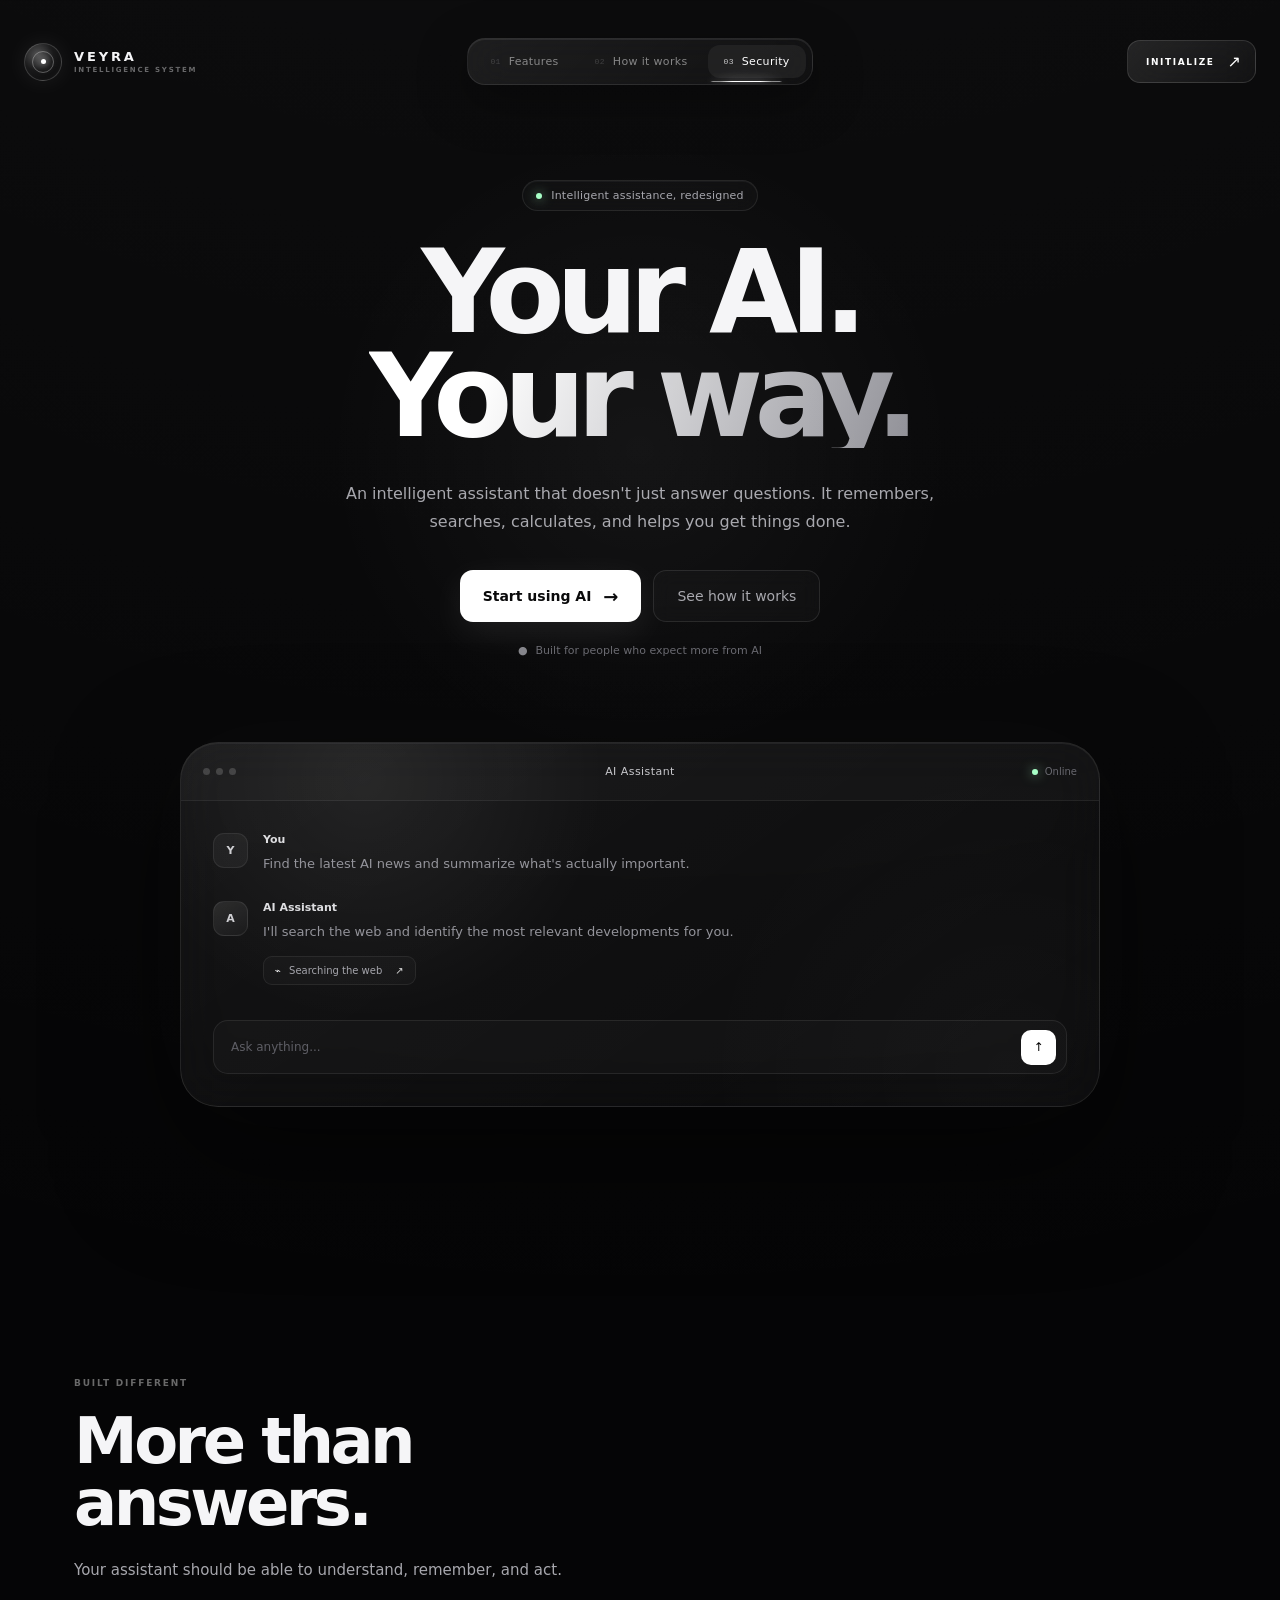
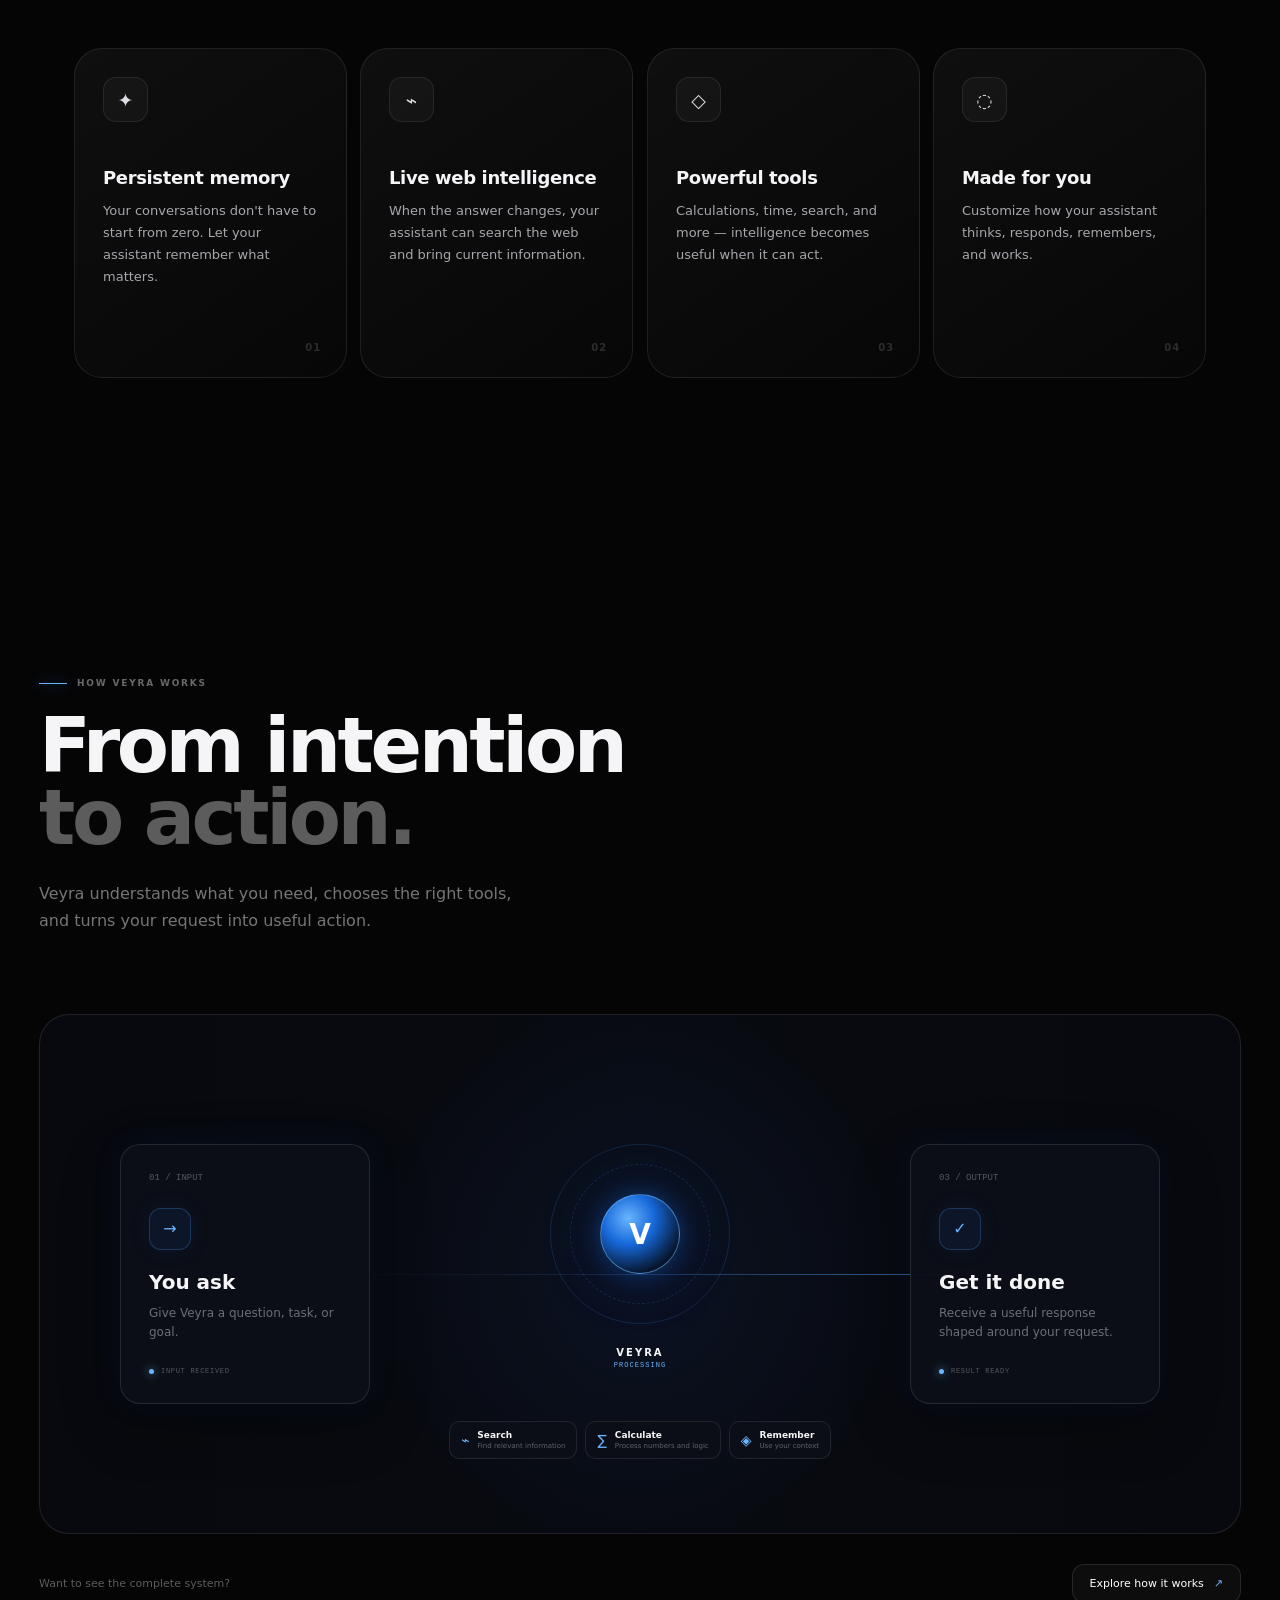
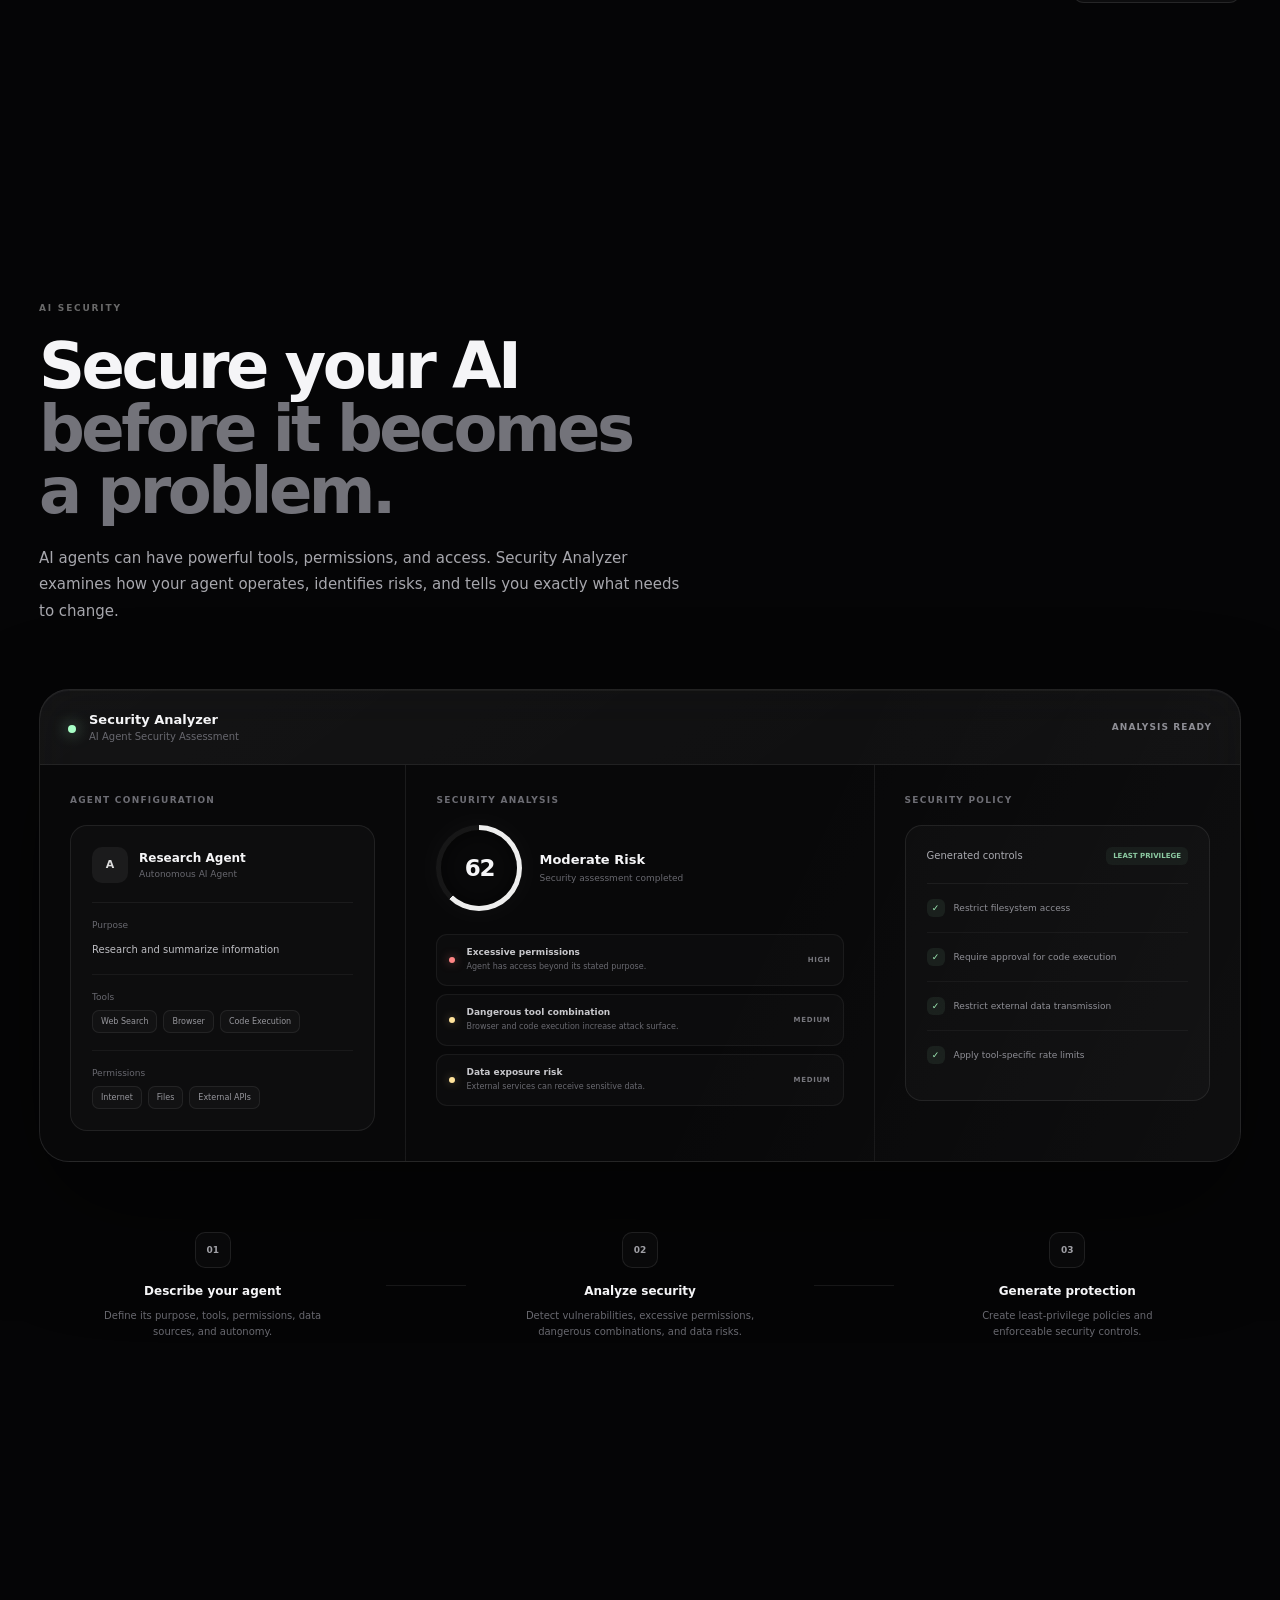
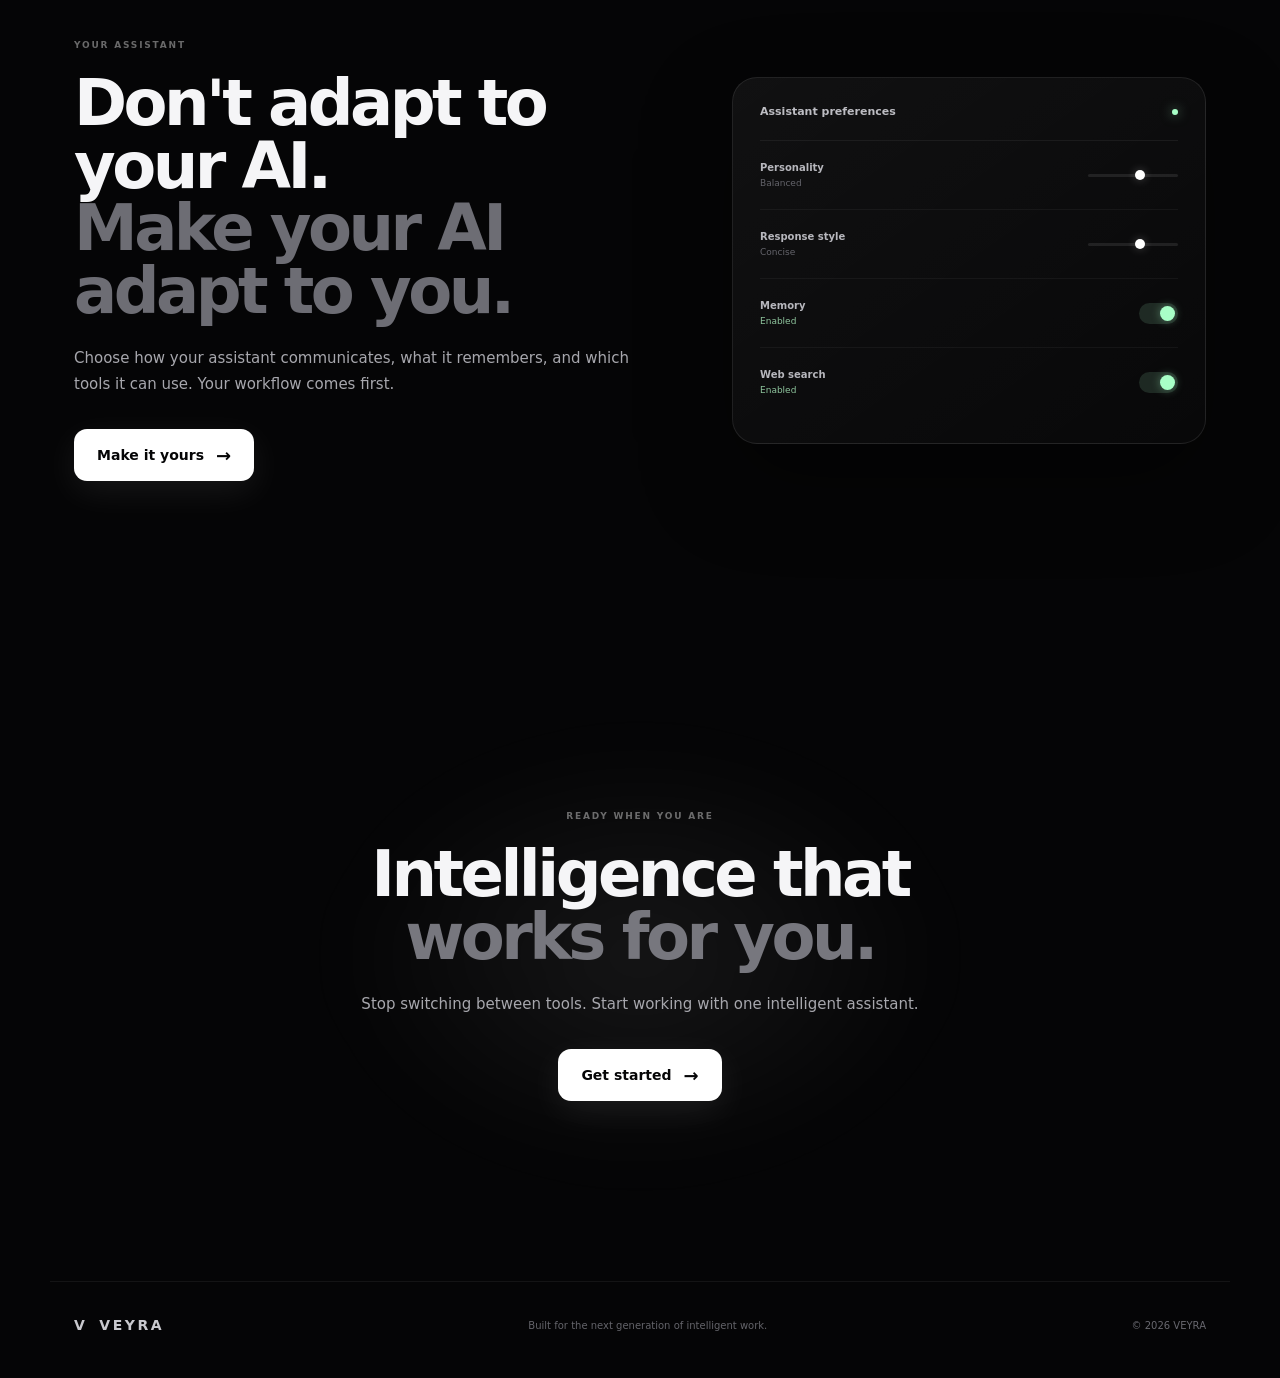
<file: web/index.html>
<!DOCTYPE html>
<html lang="en">

<head>
    <meta charset="UTF-8">
    <meta name="viewport" content="width=device-width, initial-scale=1.0">

    <meta name="description" content="A powerful AI assistant that remembers, searches, calculates, and adapts to you.">

    <title>AI Assistant — Intelligence, Your Way</title>

    <link rel="stylesheet" href="css\style.css">
</head>

<body>

    <div class="background-glow"></div>


    <header class="navbar">
        <a href="#" class="logo">
            <span class="logo-orb">
                <span></span>
            </span>

            <span class="logo-text">
                <strong>VEYRA</strong>
                <small>INTELLIGENCE SYSTEM</small>
            </span>
        </a>

        <nav class="nav-dock">
            <a href="#features" class="nav-link active">
                <span>01</span>
                Features
            </a>

            <a href="how-it-works.html" class="nav-link">
                <span>02</span>
                How it works
            </a>

            <a href="#security" class="nav-link">
                <span>03</span>
                Security
            </a>

            <div class="nav-indicator"></div>
        </nav>

        <a href="login.html" class="nav-launch">
            <span class="launch-label">INITIALIZE</span>
            <span class="launch-arrow">↗</span>
        </a>
    </header>


    <main>

        <!-- HERO -->

        <section class="hero">

            <div class="hero-badge">
                <span class="status-dot"></span>
                Intelligent assistance, redesigned
            </div>

            <h1>
                Your AI.
                <span>Your way.</span>
            </h1>

            <p class="hero-description">
                An intelligent assistant that doesn't just answer questions.
                It remembers, searches, calculates, and helps you get things done.
            </p>

            <div class="hero-actions">
                <a href="#get-started" class="primary-button">
                    Start using AI
                    <span>→</span>
                </a>

                <a href="how-it-works.html" class="secondary-button">
                    See how it works
                </a>
            </div>

            <div class="hero-note">
                <span>●</span>
                Built for people who expect more from AI
            </div>


            <!-- PRODUCT PREVIEW -->

            <div class="assistant-preview">

                <div class="preview-topbar">
                    <div class="window-controls">
                        <span></span>
                        <span></span>
                        <span></span>
                    </div>

                    <div class="preview-title">
                        AI Assistant
                    </div>

                    <div class="preview-status">
                        <span class="status-dot"></span>
                        Online
                    </div>
                </div>


                <div class="preview-body">

                    <div class="message user-message">
                        <div class="message-avatar user-avatar">
                            Y
                        </div>

                        <div class="message-content">
                            <span class="message-label">You</span>
                            <p>
                                Find the latest AI news and summarize
                                what's actually important.
                            </p>
                        </div>
                    </div>


                    <div class="message assistant-message">

                        <div class="message-avatar assistant-avatar">
                            A
                        </div>

                        <div class="message-content">
                            <span class="message-label">AI Assistant</span>

                            <p>
                                I'll search the web and identify the
                                most relevant developments for you.
                            </p>

                            <div class="tool-status">
                                <span class="tool-icon">⌁</span>
                                Searching the web
                                <span class="tool-arrow">↗</span>
                            </div>
                        </div>

                    </div>


                    <div class="preview-input">

                        <span>
                            Ask anything...
                        </span>

                        <button aria-label="Send message">
                            ↑
                        </button>

                    </div>

                </div>

            </div>

        </section>


        <!-- FEATURES -->

        <section class="features" id="features">

            <div class="section-heading">

                <span class="section-eyebrow">
                    BUILT DIFFERENT
                </span>

                <h2>
                    More than answers.
                </h2>

                <p>
                    Your assistant should be able to understand,
                    remember, and act.
                </p>

            </div>


            <div class="feature-grid">

                <article class="feature-card">
                    <div class="feature-icon">✦</div>

                    <h3>Persistent memory</h3>

                    <p>
                        Your conversations don't have to start from zero.
                        Let your assistant remember what matters.
                    </p>

                    <span class="card-number">01</span>
                </article>


                <article class="feature-card">
                    <div class="feature-icon">⌁</div>

                    <h3>Live web intelligence</h3>

                    <p>
                        When the answer changes, your assistant can
                        search the web and bring current information.
                    </p>

                    <span class="card-number">02</span>
                </article>


                <article class="feature-card">
                    <div class="feature-icon">◇</div>

                    <h3>Powerful tools</h3>

                    <p>
                        Calculations, time, search, and more —
                        intelligence becomes useful when it can act.
                    </p>

                    <span class="card-number">03</span>
                </article>


                <article class="feature-card">
                    <div class="feature-icon">◌</div>

                    <h3>Made for you</h3>

                    <p>
                        Customize how your assistant thinks, responds,
                        remembers, and works.
                    </p>

                    <span class="card-number">04</span>
                </article>

            </div>

        </section>
        <section class="how-preview" id="how-it-works">

            <div class="how-preview-header reveal">

                <div class="section-eyebrow">
                    <span class="eyebrow-line"></span>
                    HOW VEYRA WORKS
                </div>

                <h2>
                    From intention
                    <span>to action.</span>
                </h2>

                <p>
                    Veyra understands what you need, chooses the right tools,
                    and turns your request into useful action.
                </p>

            </div>


            <!-- VEYRA SYSTEM -->

            <div class="how-system reveal">

                <!-- INPUT -->

                <div class="how-node how-input how-interactive">

                    <span class="node-number">01 / INPUT</span>

                    <div class="node-icon">
                        →
                    </div>

                    <h3>You ask</h3>

                    <p>
                        Give Veyra a question, task, or goal.
                    </p>

                    <div class="node-status">
                        <span></span>
                        INPUT RECEIVED
                    </div>

                </div>


                <!-- CENTER SYSTEM -->

                <div class="how-center">

                    <!-- VEYRA CORE -->

                    <div class="how-core">

                        <div class="core-ring ring-one"></div>
                        <div class="core-ring ring-two"></div>

                        <div class="core-orb">
                            <span>V</span>
                        </div>

                        <div class="core-label">
                            <strong>VEYRA</strong>
                            <small>PROCESSING</small>
                        </div>

                    </div>


                    <!-- TOOLS -->

                    <div class="how-tools">

                        <div class="tool-branch how-interactive">

                            <div class="branch-icon how-interactive">
                                ⌁
                            </div>

                            <div>
                                <strong>Search</strong>
                                <span>Find relevant information</span>
                            </div>

                        </div>


                        <div class="tool-branch how-interactive">

                            <div class="branch-icon">
                                ∑
                            </div>

                            <div>
                                <strong>Calculate</strong>
                                <span>Process numbers and logic</span>
                            </div>

                        </div>


                        <div class="tool-branch">

                            <div class="branch-icon">
                                ◈
                            </div>

                            <div>
                                <strong>Remember</strong>
                                <span>Use your context</span>
                            </div>

                        </div>

                    </div>

                </div>


                <!-- OUTPUT -->

                <div class="how-result how-interactive">

                    <span class="node-number">03 / OUTPUT</span>

                    <div class="result-icon">
                        ✓
                    </div>

                    <h3>Get it done</h3>

                    <p>
                        Receive a useful response shaped around your request.
                    </p>

                    <div class="node-status">
                        <span></span>
                        RESULT READY
                    </div>

                </div>

            </div>


            <!-- FOOTER -->

            <div class="how-preview-footer reveal">

                <span>
                    Want to see the complete system?
                </span>

                <a href="how-it-works.html" class="how-explore-button">
                    Explore how it works
                    <span>↗</span>
                </a>

            </div>

        </section>
        <!-- SECURITY ANALYZER -->

        <section class="security-analyzer" id="security">

            <div class="security-analyzer-heading">

                <span class="section-eyebrow">
                    AI SECURITY
                </span>

                <h2>
                    Secure your AI
                    <span>before it becomes a problem.</span>
                </h2>

                <p>
                    AI agents can have powerful tools, permissions, and access.
                    Security Analyzer examines how your agent operates,
                    identifies risks, and tells you exactly what needs to change.
                </p>

            </div>


            <div class="security-workstation">

                <!-- WORKSTATION HEADER -->

                <div class="security-workstation-header">

                    <div class="security-workstation-title">
                        <span class="security-status-dot"></span>

                        <div>
                            <strong>Security Analyzer</strong>
                            <span>AI Agent Security Assessment</span>
                        </div>
                    </div>

                    <div class="security-status">
                        ANALYSIS READY
                    </div>

                </div>


                <!-- WORKSTATION BODY -->

                <div class="security-workstation-body">


                    <!-- AGENT INPUT -->

                    <div class="security-agent">

                        <div class="security-panel-label">
                            AGENT CONFIGURATION
                        </div>

                        <div class="agent-card">

                            <div class="agent-card-header">

                                <div class="agent-icon">
                                    A
                                </div>

                                <div>
                                    <strong>Research Agent</strong>
                                    <span>Autonomous AI Agent</span>
                                </div>

                            </div>


                            <div class="agent-property">

                                <span>Purpose</span>

                                <strong>
                                    Research and summarize information
                                </strong>

                            </div>


                            <div class="agent-property">

                                <span>Tools</span>

                                <div class="agent-tags">

                                    <span>Web Search</span>
                                    <span>Browser</span>
                                    <span>Code Execution</span>

                                </div>

                            </div>


                            <div class="agent-property">

                                <span>Permissions</span>

                                <div class="agent-tags">

                                    <span>Internet</span>
                                    <span>Files</span>
                                    <span>External APIs</span>

                                </div>

                            </div>

                        </div>

                    </div>


                    <!-- ANALYSIS -->

                    <div class="security-analysis">

                        <div class="security-panel-label">
                            SECURITY ANALYSIS
                        </div>


                        <div class="security-score">

                            <div class="score-ring">
                                <span>62</span>
                            </div>

                            <div>
                                <strong>Moderate Risk</strong>

                                <span>
                                    Security assessment completed
                                </span>
                            </div>

                        </div>


                        <div class="security-findings">

                            <div class="security-finding high">

                                <div class="finding-indicator"></div>

                                <div class="finding-content">

                                    <strong>
                                        Excessive permissions
                                    </strong>

                                    <span>
                                        Agent has access beyond its stated purpose.
                                    </span>

                                </div>

                                <span class="finding-severity">
                                    HIGH
                                </span>

                            </div>


                            <div class="security-finding medium">

                                <div class="finding-indicator"></div>

                                <div class="finding-content">

                                    <strong>
                                        Dangerous tool combination
                                    </strong>

                                    <span>
                                        Browser and code execution increase attack surface.
                                    </span>

                                </div>

                                <span class="finding-severity">
                                    MEDIUM
                                </span>

                            </div>


                            <div class="security-finding medium">

                                <div class="finding-indicator"></div>

                                <div class="finding-content">

                                    <strong>
                                        Data exposure risk
                                    </strong>

                                    <span>
                                        External services can receive sensitive data.
                                    </span>

                                </div>

                                <span class="finding-severity">
                                    MEDIUM
                                </span>

                            </div>

                        </div>

                    </div>


                    <!-- SECURITY OUTPUT -->

                    <div class="security-output">

                        <div class="security-panel-label">
                            SECURITY POLICY
                        </div>


                        <div class="policy-card">

                            <div class="policy-header">

                                <span>Generated controls</span>

                                <span class="policy-badge">
                                    LEAST PRIVILEGE
                                </span>

                            </div>


                            <div class="policy-rule">

                                <span class="policy-check">✓</span>

                                <span>
                                    Restrict filesystem access
                                </span>

                            </div>


                            <div class="policy-rule">

                                <span class="policy-check">✓</span>

                                <span>
                                    Require approval for code execution
                                </span>

                            </div>


                            <div class="policy-rule">

                                <span class="policy-check">✓</span>

                                <span>
                                    Restrict external data transmission
                                </span>

                            </div>


                            <div class="policy-rule">

                                <span class="policy-check">✓</span>

                                <span>
                                    Apply tool-specific rate limits
                                </span>

                            </div>

                        </div>

                    </div>

                </div>

            </div>


            <!-- WORKFLOW -->

            <div class="security-workflow">

                <div class="workflow-step">

                    <span class="workflow-number">
                        01
                    </span>

                    <strong>
                        Describe your agent
                    </strong>

                    <p>
                        Define its purpose, tools, permissions,
                        data sources, and autonomy.
                    </p>

                </div>


                <div class="workflow-line"></div>


                <div class="workflow-step">

                    <span class="workflow-number">
                        02
                    </span>

                    <strong>
                        Analyze security
                    </strong>

                    <p>
                        Detect vulnerabilities, excessive permissions,
                        dangerous combinations, and data risks.
                    </p>

                </div>


                <div class="workflow-line"></div>


                <div class="workflow-step">

                    <span class="workflow-number">
                        03
                    </span>

                    <strong>
                        Generate protection
                    </strong>

                    <p>
                        Create least-privilege policies and
                        enforceable security controls.
                    </p>

                </div>

            </div>


        </section>

        <!-- CUSTOMIZATION -->

        <section class="customization">

            <div class="customization-content">

                <span class="section-eyebrow">
                    YOUR ASSISTANT
                </span>

                <h2>
                    Don't adapt to your AI.
                    <span>Make your AI adapt to you.</span>
                </h2>

                <p>
                    Choose how your assistant communicates, what it remembers,
                    and which tools it can use. Your workflow comes first.
                </p>

                <a href="#get-started" class="primary-button">
                    Make it yours
                    <span>→</span>
                </a>

            </div>


            <div class="settings-preview">

                <div class="settings-header">
                    <span>Assistant preferences</span>
                    <span class="settings-dot"></span>
                </div>

                <div class="setting">
                    <div class="setting-info">
                        <strong>Personality</strong>
                        <span>Balanced</span>
                    </div>

                    <div class="slider">
                        <span></span>
                    </div>
                </div>

                <div class="setting">
                    <div class="setting-info">
                        <strong>Response style</strong>
                        <span>Concise</span>
                    </div>

                    <div class="slider">
                        <span></span>
                    </div>
                </div>

                <div class="setting">
                    <div class="setting-info">
                        <strong>Memory</strong>
                        <span class="enabled">Enabled</span>
                    </div>

                    <div class="toggle active">
                        <span></span>
                    </div>
                </div>

                <div class="setting">
                    <div class="setting-info">
                        <strong>Web search</strong>
                        <span class="enabled">Enabled</span>
                    </div>

                    <div class="toggle active">
                        <span></span>
                    </div>
                </div>

            </div>

        </section>


        <!-- CTA -->

        <section class="cta" id="get-started">

            <span class="section-eyebrow">
                READY WHEN YOU ARE
            </span>

            <h2>
                Intelligence that
                <span>works for you.</span>
            </h2>

            <p>
                Stop switching between tools.
                Start working with one intelligent assistant.
            </p>

            <a href="login.html" class="primary-button">
                Get started
                <span>→</span>
            </a>

        </section>

    </main>


    <footer>
        <div class="logo">
            <span class="logo-mark">V</span>
            <span>VEYRA</span>
        </div>

        <p>
            Built for the next generation of intelligent work.
        </p>

        <span>
            © 2026 VEYRA
        </span>
    </footer>


    <script src="js/script.js"></script>

</body>

</html>
</file>
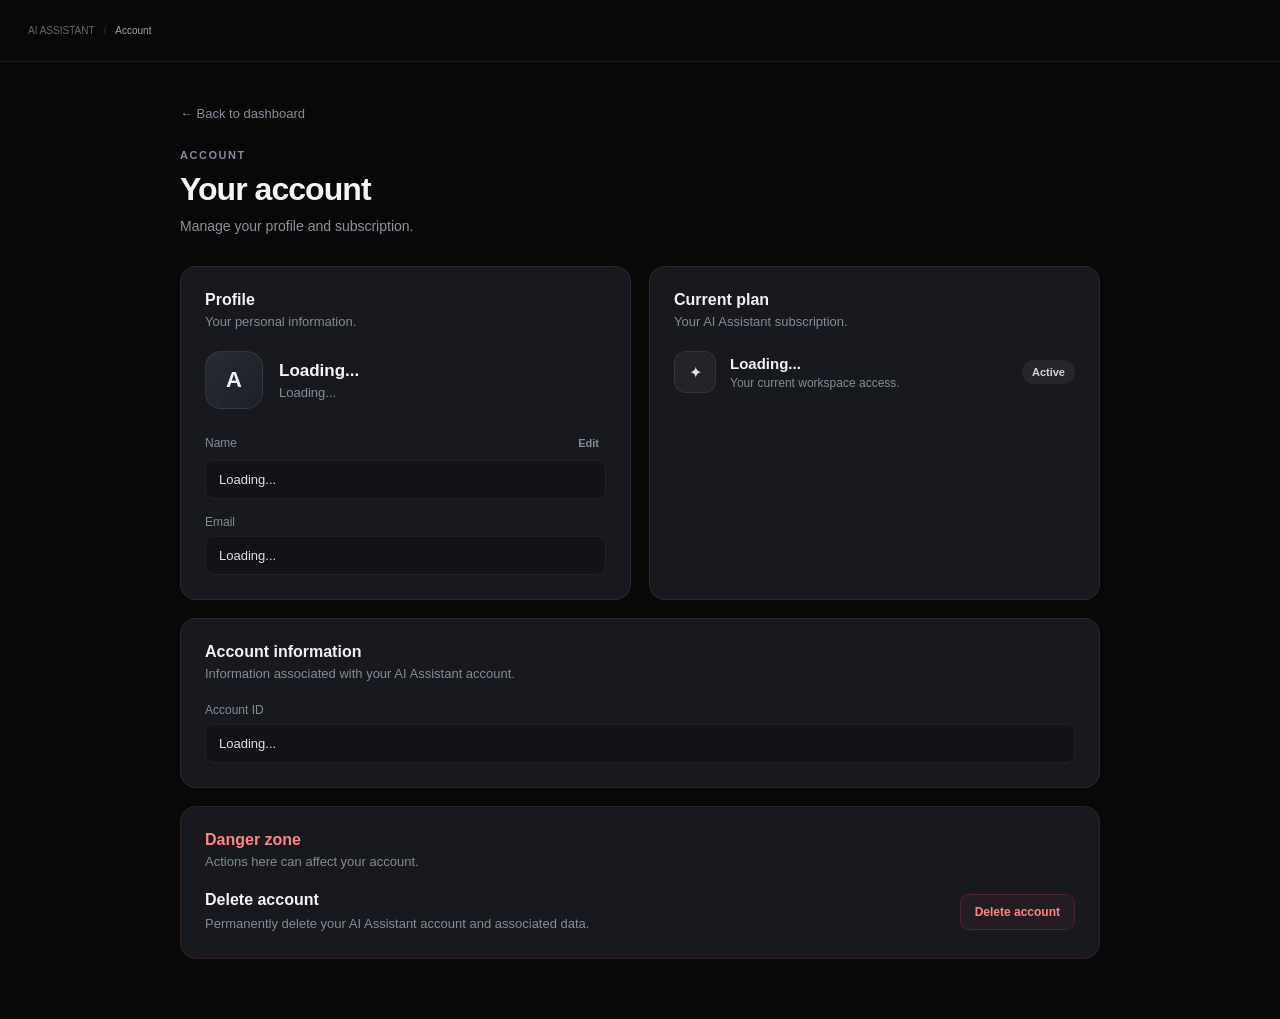
<file: web/account.html>
<!DOCTYPE html>
<html lang="en">

<head>
    <meta charset="UTF-8">

    <meta name="viewport" content="width=device-width, initial-scale=1.0">

    <title>Account — AI Assistant</title>

    <link rel="stylesheet" href="css/dashboard.css">

    <style>
        html,
        body {
            min-height: 100%;
            height: auto !important;
            margin: 0;
            overflow-x: hidden;
            overflow-y: auto;
        }

        .account-main {
            min-height: 100vh;
            height: auto !important;
            overflow: visible !important;
        }

        .account-page {
            max-width: 1000px;
            margin: 0 auto;
            padding: 42px 40px 60px;
        }

        .page-heading {
            margin-bottom: 32px;
        }

        .page-heading .eyebrow {
            margin-bottom: 10px;
            font-size: 11px;
            font-weight: 700;
            letter-spacing: 0.14em;
            color: #858b99;
        }

        .page-heading h1 {
            margin: 0;
            font-size: 32px;
            font-weight: 650;
            letter-spacing: -0.03em;
            color: #f4f5f7;
        }

        .page-heading p {
            margin: 10px 0 0;
            color: #8d929d;
            font-size: 14px;
        }

        .account-grid {
            display: grid;
            grid-template-columns: 1fr 1fr;
            gap: 18px;
        }

        .account-card {
            background: #17191f;
            border: 1px solid rgba(255, 255, 255, 0.07);
            border-radius: 16px;
            padding: 24px;
        }

        .account-card.full {
            grid-column: 1 / -1;
        }

        .card-heading {
            display: flex;
            align-items: center;
            justify-content: space-between;
            margin-bottom: 22px;
        }

        .card-heading h2 {
            margin: 0;
            font-size: 16px;
            font-weight: 600;
            color: #f1f2f4;
        }

        .card-heading p {
            margin: 5px 0 0;
            color: #858a96;
            font-size: 13px;
        }

        .profile-row {
            display: flex;
            align-items: center;
            gap: 16px;
            margin-bottom: 24px;
        }

        .profile-avatar {
            width: 58px;
            height: 58px;
            border-radius: 16px;

            display: flex;
            align-items: center;
            justify-content: center;

            background: linear-gradient(135deg,
                    #272b34,
                    #1d2027);

            border: 1px solid rgba(255, 255, 255, .08);

            color: #f5f6f8;
            font-size: 22px;
            font-weight: 600;
        }

        .profile-name {
            color: #f4f5f7;
            font-size: 17px;
            font-weight: 600;
        }

        .profile-email {
            margin-top: 4px;
            color: #858b97;
            font-size: 13px;
        }

        .account-field {
            margin-bottom: 16px;
        }

        .account-field:last-child {
            margin-bottom: 0;
        }

        .account-field label {
            display: block;
            margin-bottom: 7px;
            color: #858b97;
            font-size: 12px;
            font-weight: 500;
        }

        .account-value {
            width: 100%;
            box-sizing: border-box;

            padding: 11px 13px;

            background: #111318;
            border: 1px solid rgba(255, 255, 255, .06);
            border-radius: 9px;

            color: #dfe1e6;
            font-size: 13px;
        }

        .plan-card {
            display: flex;
            align-items: center;
            justify-content: space-between;
            gap: 20px;
        }

        .plan-info {
            display: flex;
            align-items: center;
            gap: 14px;
        }

        .plan-icon {
            width: 42px;
            height: 42px;
            border-radius: 12px;

            display: flex;
            align-items: center;
            justify-content: center;

            background: rgba(255, 255, 255, .05);
            border: 1px solid rgba(255, 255, 255, .07);

            color: #dfe2e8;
        }

        .plan-name {
            color: #f1f2f4;
            font-size: 15px;
            font-weight: 600;
        }

        .plan-description {
            margin-top: 4px;
            color: #858b97;
            font-size: 12px;
        }

        .plan-badge {
            padding: 6px 10px;
            border-radius: 999px;

            background: rgba(255, 255, 255, .06);
            color: #cfd2d8;

            font-size: 11px;
            font-weight: 600;
        }

        .danger-card {
            border-color: rgba(255, 80, 80, 0.12);
        }

        .danger-card h2 {
            color: #ff8585;
        }

        .danger-content {
            display: flex;
            align-items: center;
            justify-content: space-between;
            gap: 20px;
        }

        .danger-content p {
            margin: 5px 0 0;
            color: #858b97;
            font-size: 13px;
            line-height: 1.5;
        }

        .danger-button {
            flex-shrink: 0;

            padding: 10px 14px;

            border: 1px solid rgba(255, 80, 80, .18);
            border-radius: 9px;

            background: rgba(255, 80, 80, .06);
            color: #ff8585;

            cursor: pointer;
            font-family: inherit;
            font-size: 12px;
            font-weight: 600;
        }

        .danger-button:hover {
            background: rgba(255, 80, 80, .1);
        }

        .back-link {
            display: inline-flex;
            align-items: center;
            gap: 7px;

            margin-bottom: 28px;

            color: #858b97;
            text-decoration: none;
            font-size: 13px;
        }

        .back-link:hover {
            color: #f0f1f3;
        }

        @media (max-width: 750px) {
            .account-page {
                padding: 30px 20px 50px;
            }

            .account-grid {
                grid-template-columns: 1fr;
            }

            .account-card.full {
                grid-column: auto;
            }

            .plan-card,
            .danger-content {
                align-items: flex-start;
                flex-direction: column;
            }
        }

        body::-webkit-scrollbar {
            width: 7px;
        }

        body::-webkit-scrollbar-track {
            background: transparent;
        }

        body::-webkit-scrollbar-thumb {
            background: rgba(255, 255, 255, 0.12);
            border-radius: 999px;
        }

        body::-webkit-scrollbar-thumb:hover {
            background: rgba(255, 255, 255, 0.2);
        }

        .account-field-header {
            display: flex;
            align-items: center;
            justify-content: space-between;
            margin-bottom: 7px;
        }

        .account-field-header label {
            margin-bottom: 0;
        }

        .edit-name-button {
            border: 0;
            background: transparent;
            color: #858b97;
            font-family: inherit;
            font-size: 11px;
            font-weight: 600;
            cursor: pointer;
            padding: 4px 7px;
            border-radius: 6px;
            transition: color .18s ease, background .18s ease;
        }

        .edit-name-button:hover {
            color: #f1f2f4;
            background: rgba(255, 255, 255, .06);
        }

        .name-editor {
            margin-top: 10px;
        }

        .name-editor.hidden {
            display: none;
        }

        .name-editor-row {
            display: flex;
            align-items: center;
            gap: 8px;
        }

        .name-input {
            flex: 1;
            min-width: 0;
            box-sizing: border-box;

            padding: 11px 13px;

            background: #111318;
            border: 1px solid rgba(255, 255, 255, .1);
            border-radius: 9px;

            color: #f1f2f4;
            font-family: inherit;
            font-size: 13px;

            outline: none;

            transition:
                border-color .18s ease,
                box-shadow .18s ease;
        }

        .name-input:focus {
            border-color: rgba(255, 255, 255, .2);
            box-shadow: 0 0 0 3px rgba(255, 255, 255, .035);
        }

        .name-save-button,
        .name-cancel-button {
            flex-shrink: 0;

            padding: 10px 13px;

            border-radius: 9px;

            font-family: inherit;
            font-size: 12px;
            font-weight: 600;

            cursor: pointer;

            transition:
                background .18s ease,
                border-color .18s ease,
                color .18s ease,
                transform .18s ease;
        }

        .name-save-button {
            border: 1px solid rgba(255, 255, 255, .12);
            background: rgba(255, 255, 255, .08);
            color: #f1f2f4;
        }

        .name-save-button:hover {
            background: rgba(255, 255, 255, .13);
            transform: translateY(-1px);
        }

        .name-cancel-button {
            border: 1px solid rgba(255, 255, 255, .06);
            background: transparent;
            color: #858b97;
        }

        .name-cancel-button:hover {
            background: rgba(255, 255, 255, .04);
            color: #dfe1e6;
        }

        .name-editor-message {
            min-height: 16px;
            margin-top: 7px;

            color: #858b97;
            font-size: 11px;
        }

        .name-editor-message.error {
            color: #ff8585;
        }

        .name-editor-message.success {
            color: #a7e8bd;
        }

        @media (max-width: 500px) {
            .name-editor-row {
                flex-wrap: wrap;
            }

            .name-input {
                flex-basis: 100%;
            }
        }
    </style>
</head>

<body>

    <main class="main account-main">

        <header class="topbar">
            <div class="topbar-left">
                <div class="breadcrumb">
                    <span>AI ASSISTANT</span>
                    <span class="breadcrumb-separator">/</span>
                    <strong>Account</strong>
                </div>
            </div>
        </header>


        <div class="account-page">

            <a href="dashboard.html" class="back-link">
                ← Back to dashboard
            </a>


            <section class="page-heading">

                <div class="eyebrow">
                    ACCOUNT
                </div>

                <h1>
                    Your account
                </h1>

                <p>
                    Manage your profile and subscription.
                </p>

            </section>


            <section class="account-grid">

                <!-- PROFILE -->

                <article class="account-card">

                    <div class="card-heading">

                        <div>
                            <h2>Profile</h2>

                            <p>
                                Your personal information.
                            </p>
                        </div>

                    </div>


                    <div class="profile-row">

                        <div class="profile-avatar" id="profile-avatar">
                            A
                        </div>

                        <div>

                            <div class="profile-name" id="profile-name">
                                Loading...
                            </div>

                            <div class="profile-email" id="profile-email">
                                Loading...
                            </div>

                        </div>

                    </div>


                    <div class="account-field">

                        <div class="account-field-header">
                            <label>Name</label>

                            <button type="button" class="edit-name-button" id="edit-name-button">
                                Edit
                            </button>
                        </div>

                        <div class="account-value" id="account-name">
                            Loading...
                        </div>
                        <div class="name-editor hidden" id="name-editor">
                            <div class="name-editor-row">

                                <input type="text" id="name-input" class="name-input" maxlength="50" autocomplete="name"
                                    placeholder="Enter your name">

                                <button type="button" class="name-save-button" id="name-save-button">
                                    Save
                                </button>

                                <button type="button" class="name-cancel-button" id="name-cancel-button">
                                    Cancel
                                </button>

                            </div>

                            <div class="name-editor-message" id="name-editor-message"></div>
                        </div>
                    </div>


                    <div class="account-field">

                        <label>Email</label>

                        <div class="account-value" id="account-email">
                            Loading...
                        </div>

                    </div>

                </article>


                <!-- PLAN -->

                <article class="account-card">

                    <div class="card-heading">

                        <div>
                            <h2>Current plan</h2>

                            <p>
                                Your AI Assistant subscription.
                            </p>
                        </div>

                    </div>


                    <div class="plan-card">

                        <div class="plan-info">

                            <div class="plan-icon">
                                ✦
                            </div>

                            <div>

                                <div class="plan-name" id="plan-name">
                                    Loading...
                                </div>

                                <div class="plan-description">
                                    Your current workspace access.
                                </div>

                            </div>

                        </div>


                        <span class="plan-badge" id="plan-badge">
                            Active
                        </span>

                    </div>

                </article>


                <!-- ACCOUNT INFORMATION -->

                <article class="account-card full">

                    <div class="card-heading">

                        <div>
                            <h2>Account information</h2>

                            <p>
                                Information associated with your AI Assistant account.
                            </p>
                        </div>

                    </div>


                    <div class="account-field">

                        <label>Account ID</label>

                        <div class="account-value" id="account-id">
                            Loading...
                        </div>

                    </div>

                </article>


                <!-- DANGER -->

                <article class="account-card danger-card full">

                    <div class="card-heading">

                        <div>
                            <h2>Danger zone</h2>

                            <p>
                                Actions here can affect your account.
                            </p>
                        </div>

                    </div>


                    <div class="danger-content">

                        <div>

                            <strong>
                                Delete account
                            </strong>

                            <p>
                                Permanently delete your AI Assistant account
                                and associated data.
                            </p>

                        </div>

                        <button type="button" class="danger-button">
                            Delete account
                        </button>

                    </div>

                </article>

            </section>

        </div>

    </main>


    <script>

        let currentUserName = "";

        async function loadAccount() {

            try {

                const response = await fetch(
                    "http://127.0.0.1:8001/api/auth/me",
                    {
                        credentials: "include"
                    }
                );

                const data = await response.json();

                if (
                    !response.ok ||
                    !data.success ||
                    !data.user
                ) {
                    window.location.href = "login.html";
                    return;
                }

                const user = data.user;

                const name =
                    user.name ||
                    user.full_name ||
                    "User";

                const email =
                    user.email ||
                    "";

                const plan =
                    user.plan ||
                    "Free";

                currentUserName = name;

                document.getElementById(
                    "profile-name"
                ).textContent = name;

                document.getElementById(
                    "profile-email"
                ).textContent = email;

                document.getElementById(
                    "account-name"
                ).textContent = name;

                document.getElementById(
                    "account-email"
                ).textContent = email;

                document.getElementById(
                    "account-id"
                ).textContent = user.id;

                document.getElementById(
                    "plan-name"
                ).textContent =
                    plan.charAt(0).toUpperCase() +
                    plan.slice(1);

                document.getElementById(
                    "profile-avatar"
                ).textContent =
                    name.charAt(0).toUpperCase();

            } catch (error) {

                console.error(
                    "Failed to load account:",
                    error
                );

            }

        }


        function openNameEditor() {

            const editor =
                document.getElementById("name-editor");

            const input =
                document.getElementById("name-input");

            const message =
                document.getElementById(
                    "name-editor-message"
                );

            input.value = currentUserName;

            message.textContent = "";
            message.className =
                "name-editor-message";

            editor.classList.remove("hidden");

            input.focus();
            input.select();

        }


        function closeNameEditor() {

            const editor =
                document.getElementById("name-editor");

            const message =
                document.getElementById(
                    "name-editor-message"
                );

            editor.classList.add("hidden");

            message.textContent = "";
            message.className =
                "name-editor-message";

        }


        async function saveName() {

            const input =
                document.getElementById("name-input");

            const saveButton =
                document.getElementById(
                    "name-save-button"
                );

            const message =
                document.getElementById(
                    "name-editor-message"
                );

            const name =
                input.value.trim();

            if (!name) {

                message.textContent =
                    "Name cannot be empty.";

                message.className =
                    "name-editor-message error";

                input.focus();

                return;

            }

            if (name.length > 50) {

                message.textContent =
                    "Name must be 50 characters or fewer.";

                message.className =
                    "name-editor-message error";

                input.focus();

                return;

            }

            if (name === currentUserName) {

                closeNameEditor();

                return;

            }

            saveButton.disabled = true;
            saveButton.textContent = "Saving...";

            try {

                const response = await fetch(
                    "http://127.0.0.1:8001/api/auth/name",
                    {
                        method: "PUT",
                        credentials: "include",
                        headers: {
                            "Content-Type":
                                "application/json"
                        },
                        body: JSON.stringify({
                            name: name
                        })
                    }
                );

                const data =
                    await response.json();

                if (
                    !response.ok ||
                    !data.success
                ) {

                    message.textContent =
                        data.message ||
                        "Could not update your name.";

                    message.className =
                        "name-editor-message error";

                    return;

                }

                currentUserName = data.name;

                document.getElementById(
                    "profile-name"
                ).textContent = data.name;

                document.getElementById(
                    "account-name"
                ).textContent = data.name;

                document.getElementById(
                    "profile-avatar"
                ).textContent =
                    data.name
                        .charAt(0)
                        .toUpperCase();

                message.textContent =
                    "Name updated successfully.";

                message.className =
                    "name-editor-message success";

                setTimeout(() => {
                    closeNameEditor();
                }, 700);

            } catch (error) {

                console.error(
                    "Update name error:",
                    error
                );

                message.textContent =
                    "Unable to update your name.";

                message.className =
                    "name-editor-message error";

            } finally {

                saveButton.disabled = false;
                saveButton.textContent = "Save";

            }

        }


        document
            .getElementById("edit-name-button")
            .addEventListener(
                "click",
                openNameEditor
            );


        document
            .getElementById("name-save-button")
            .addEventListener(
                "click",
                saveName
            );


        document
            .getElementById("name-cancel-button")
            .addEventListener(
                "click",
                closeNameEditor
            );


        document
            .getElementById("name-input")
            .addEventListener(
                "keydown",
                (event) => {

                    if (
                        event.key === "Enter"
                    ) {
                        event.preventDefault();
                        saveName();
                    }

                    if (
                        event.key === "Escape"
                    ) {
                        closeNameEditor();
                    }

                }
            );


        loadAccount();

    </script>

</body>

</html>
</file>
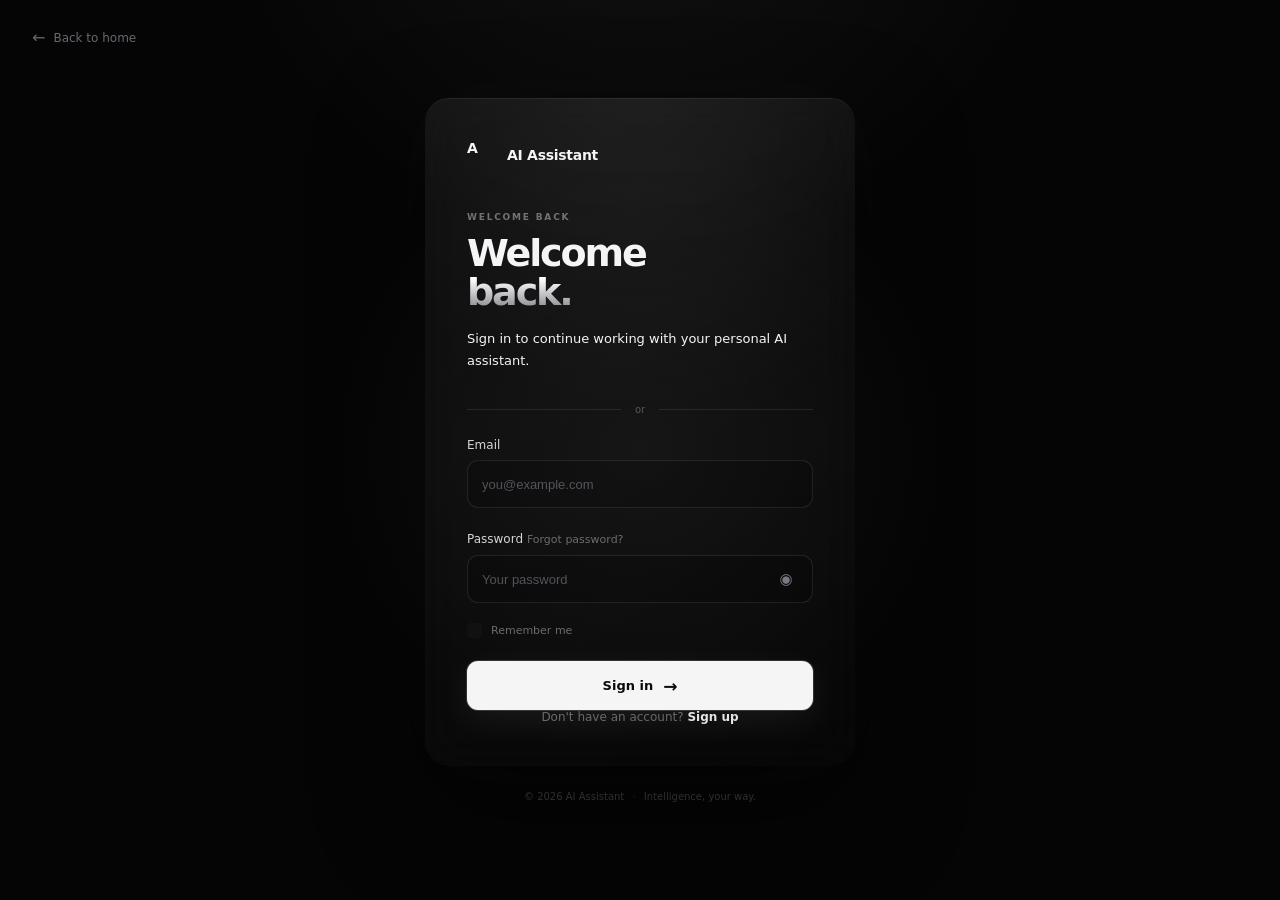
<file: web/dashboard.html>
<!DOCTYPE html>
<html lang="en">

<head>
    <meta charset="UTF-8">
    <meta name="viewport" content="width=device-width, initial-scale=1.0">

    <title>AI Assistant — Dashboard</title>

    <link rel="stylesheet" href="css/dashboard.css">
</head>

<body data-page="dashboard">

    <div class="app-shell">

        <!-- SIDEBAR -->
        <aside class="sidebar">

            <div class="sidebar-top">

                <a href="/" class="brand">
                    <img src="assets/logo.png" alt="Veyra" class="logo-image">
                    <span class="brand-name">VEYRA</span>
                </a>

               
                <!-- CHATBOT NAVIGATION -->
                <nav class="workspace-nav" id="chatbot-nav">

                    <div class="nav-label">CHATBOT</div>

                    <button type="button" class="nav-item active" id="new-chat-button">
                        <span>＋</span>
                        <span>New Chat</span>
                    </button>
                    
                    <button type="button" class="nav-item" id="conversations-button">
                        <span>◷</span>
                        <span>Conversations</span>
                    </button>
                    <div class="conversations-list" id="conversations-list"></div>
                    <div class="nav-divider"></div>

                    <a href="#" class="nav-item">
                        <span>⚙</span>
                        <span>Personalization</span>
                    </a>

                </nav>


                <!-- SECURITY NAVIGATION -->
                <nav class="workspace-nav hidden" id="security-nav">

                    <div class="nav-label">SECURITY</div>

                    <a href="#" class="nav-item active">
                        <span>⌂</span>
                        <span>Overview</span>
                    </a>

                    <div class="nav-label nav-label-spaced">ANALYZE</div>

                    <a href="#" class="nav-item">
                        <span>＋</span>
                        <span>New Analysis</span>
                    </a>

                    <a href="#" class="nav-item">
                        <span>◉</span>
                        <span>Agents</span>
                    </a>

                    <div class="nav-label nav-label-spaced">SECURITY</div>

                    <a href="#" class="nav-item">
                        <span>!</span>
                        <span>Findings</span>
                    </a>

                    <a href="#" class="nav-item">
                        <span>◇</span>
                        <span>Policies</span>
                    </a>

                    <a href="#" class="nav-item">
                        <span>⚡</span>
                        <span>Generator</span>
                    </a>

                    <div class="nav-label nav-label-spaced">OUTPUT</div>

                    <a href="#" class="nav-item">
                        <span>▤</span>
                        <span>Reports</span>
                    </a>

                    <a href="#" class="nav-item">
                        <span>◷</span>
                        <span>History</span>
                    </a>

                </nav>

            </div>


            <!-- USER -->
            <div class="sidebar-bottom">
            
                <div class="user-account">
            
                    <!-- USER BUTTON -->
            
                    <button class="user-menu" type="button" aria-expanded="false" aria-haspopup="true">
            
                        <span class="user-avatar">A</span>
            
                        <span class="user-info">
                            <strong id="user-name">User</strong>
                            <small id="user-email">Loading...</small>
                        </span>
            
                        <span class="user-more">•••</span>
            
                    </button>
            
            
                    <!-- ACCOUNT DROPDOWN -->
            
                    <div class="user-dropdown" id="user-dropdown" hidden>
            
                        <button type="button" class="user-dropdown-item">
                            <span class="dropdown-icon">👤</span>
                            <span>Account</span>
                        </button>
            
                        <button type="button" class="user-dropdown-item">
                            <span class="dropdown-icon">⚙</span>
                            <span>Settings</span>
                        </button>
            
                        <div class="dropdown-divider"></div>
            
                        <button type="button" class="user-dropdown-item logout-button" id="logout-button">
                            <span class="dropdown-icon">↪</span>
                            <span>Log out</span>
                        </button>
            
                    </div>
            
                </div>
            
            </div>

        </aside>


        <!-- MAIN -->
        <main class="main">

            <!-- TOPBAR -->
            <header class="topbar">
            
                <div class="topbar-left">
            
                    <div class="breadcrumb">
                        <span>VEYRA</span>
                        <span class="breadcrumb-separator">/</span>
                        <strong id="workspace-title">Chatbot</strong>
                    </div>
            
                    <!-- PRODUCT SWITCH -->
                    <div class="product-switch" role="tablist">
            
                        <button class="product-switch-option active" data-workspace="chatbot" role="tab" aria-selected="true">
                            <span class="product-switch-icon">✦</span>
                            <span>Chatbot</span>
                        </button>
            
                        <button class="product-switch-option" data-workspace="security" role="tab" aria-selected="false">
                            <span class="product-switch-icon">◈</span>
                            <span>Security Analyzer</span>
                        </button>
            
                    </div>
            
                </div>
            
            
                <div class="topbar-actions">
            
                    <div class="system-status">
                        <span class="status-dot"></span>
                        All systems operational
                    </div>
            
                    <button class="icon-button" title="Notifications">
                        ♢
                    </button>
            
                    <button class="topbar-avatar" title="Account">
                        A
                    </button>
            
                </div>
            
            </header>


            <!-- CHATBOT WORKSPACE -->
            <section class="workspace" id="chatbot-workspace">
            
                <div class="workspace-content chatbot-home">
            
                    <div class="workspace-heading" id="chat-welcome">
            
                        <span class="eyebrow">AI ASSISTANT</span>
            
                        <h1>
                            What can I help
                            <span>you with?</span>
                        </h1>
            
                        <p>
                            Your intelligent workspace for research,
                            development, analysis and everyday tasks.
                        </p>
            
                    </div>
                    
                    <div id="chat-messages" class="chat-messages"></div>
            
                    <div class="chat-input-card">
                    
                        <textarea id="chat-input" class="chat-input" placeholder="Ask AI Assistant anything..." rows="1"></textarea>
                    
                        <button id="send-button" class="send-button" type="button" aria-label="Send message">
                            ↑
                        </button>
                    
                    </div>
            
            
                    <div class="quick-actions">
            
                        <button>Explain something</button>
                        <button>Analyze code</button>
                        <button>Research a topic</button>
                        <button>Help me build</button>
            
                    </div>
            
                </div>
            
            </section>


                    
                    


            <!-- SECURITY WORKSPACE -->
            <section class="workspace hidden" id="security-workspace">

                <div class="workspace-content security-home">

                    <div class="security-heading">

                        <div>
                            <span class="eyebrow">SECURITY ANALYZER</span>

                            <h1>
                                Protect your AI agents
                                <span>before use.</span>
                            </h1>

                            <p>
                                Analyze agent capabilities, tools, permissions
                                and configuration to identify security risks
                                and excessive privileges.
                            </p>
                        </div>

                        <button class="primary-action">
                            <span>＋</span>
                            New Analysis
                        </button>

                    </div>


                    <!-- SECURITY METRICS -->
                    <div class="metrics-grid">

                        <div class="metric-card">
                            <span class="metric-label">AGENTS ANALYZED</span>
                            <strong>0</strong>
                            <small>No analyses yet</small>
                        </div>

                        <div class="metric-card">
                            <span class="metric-label">CRITICAL RISKS</span>
                            <strong>0</strong>
                            <small>Across all agents</small>
                        </div>

                        <div class="metric-card">
                            <span class="metric-label">OPEN FINDINGS</span>
                            <strong>0</strong>
                            <small>Require attention</small>
                        </div>

                        <div class="metric-card">
                            <span class="metric-label">SECURITY SCORE</span>
                            <strong>—</strong>
                            <small>Awaiting first analysis</small>
                        </div>

                    </div>


                    <!-- SECURITY MODULES -->
                    <div class="section-header">

                        <div>
                            <span class="eyebrow">SECURITY WORKSPACE</span>
                            <h2>Security operations</h2>
                        </div>

                    </div>


                    <div class="security-modules">

                        <button class="security-module">

                            <span class="module-icon">◉</span>

                            <div>
                                <strong>Analyze Agent</strong>
                                <p>
                                    Scan an AI agent for vulnerabilities,
                                    excessive permissions and configuration risks.
                                </p>
                            </div>

                            <span class="module-arrow">→</span>

                        </button>


                        <button class="security-module">

                            <span class="module-icon">⚡</span>

                            <div>
                                <strong>Security Generator</strong>
                                <p>
                                    Generate least-privilege policies,
                                    hardening rules and actionable fixes.
                                </p>
                            </div>

                            <span class="module-arrow">→</span>

                        </button>


                        <button class="security-module">

                            <span class="module-icon">▤</span>

                            <div>
                                <strong>Reports</strong>
                                <p>
                                    Review professional security assessments
                                    and remediation plans.
                                </p>
                            </div>

                            <span class="module-arrow">→</span>

                        </button>


                        <button class="security-module">

                            <span class="module-icon">◷</span>

                            <div>
                                <strong>Analysis History</strong>
                                <p>
                                    Track previous agents, findings,
                                    scores and generated policies.
                                </p>
                            </div>

                            <span class="module-arrow">→</span>

                        </button>

                    </div>

                </div>

            </section>

        </main>

    </div>
    <script>
        async function protectDashboard() {
            try {
                const response = await fetch(
                    "http://127.0.0.1:8001/api/auth/me",
                    {
                        credentials: "include"
                    }
                );

                const data = await response.json();

                // Not logged in
                if (!data.success) {
                    window.location.href = "login.html";
                    return;
                }

                // Logged in but hasn't selected a plan
                if (data.user.plan === null) {
                    window.location.href = "pricing.html";
                    return;
                }

                // Everything is good — allow dashboard
                console.log("🔥 Dashboard access granted");
                console.log("🔥 User:", data.user.email);
                console.log("🔥 Plan:", data.user.plan);

            } catch (error) {

                console.error(
                    "🔥 Dashboard authentication check failed:",
                    error
                );

                window.location.href = "login.html";
            }
        }

        protectDashboard();
    </script>
    
    <script src="js/auth.js"></script>
    <script src="js/dashboard.js"></script>

</body>

</html>
</file>
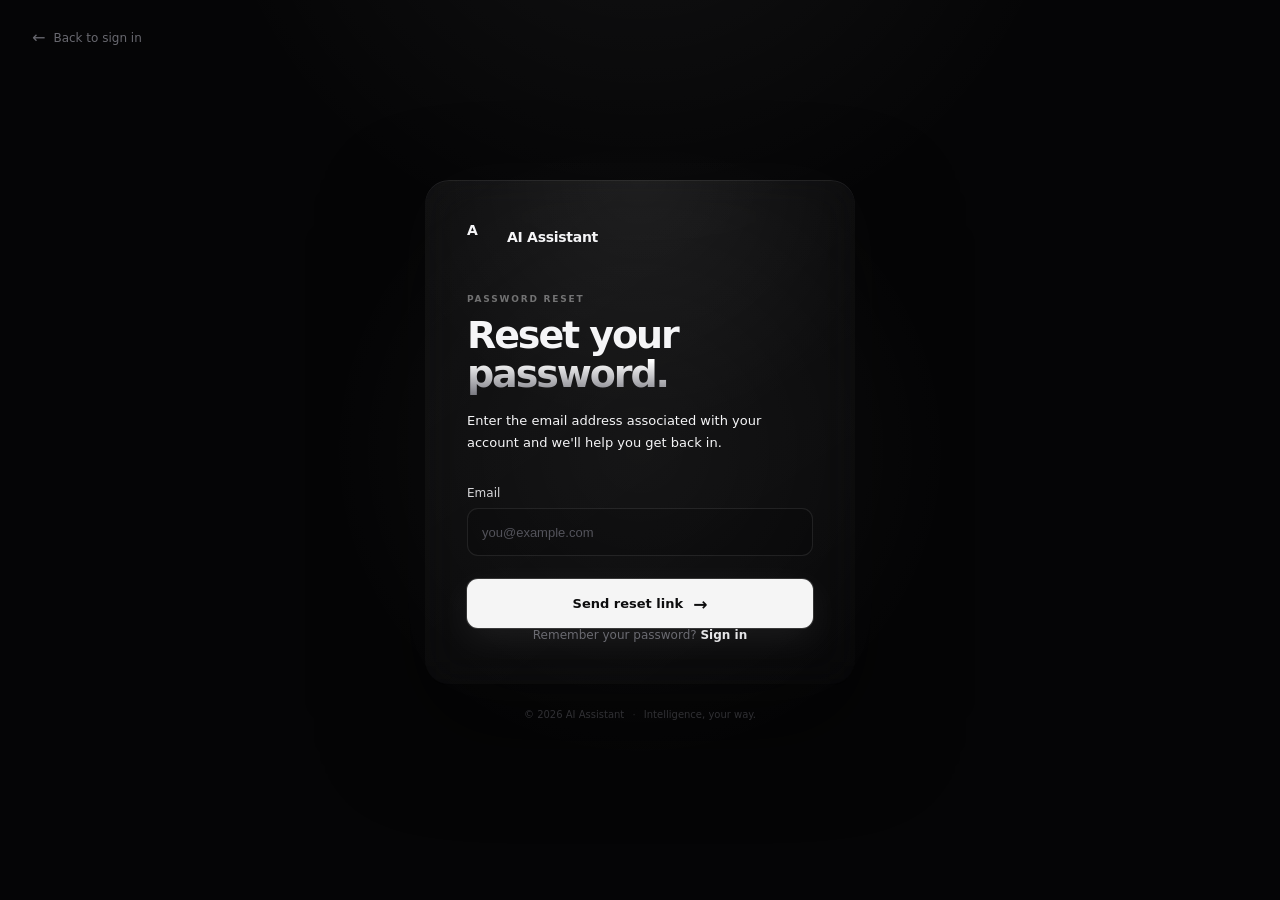
<file: web/forgot-password.html>
<!DOCTYPE html>
<html lang="en">

<head>

    <meta charset="UTF-8">

    <meta name="viewport" content="width=device-width, initial-scale=1.0">

    <meta name="description" content="Reset your AI Assistant password.">

    <title>Reset password — AI Assistant</title>

    <link rel="stylesheet" href="css/style.css">
    <link rel="stylesheet" href="css/auth.css">

</head>


<body data-part="forgot-password">

    <div class="background-glow"></div>


    <main class="auth-page">

        <!-- BACK TO LOGIN -->

        <a href="login.html" class="auth-back">

            <span>←</span>

            Back to sign in

        </a>


        <!-- RESET CARD -->

        <section class="auth-card">


            <!-- LOGO -->

            <div class="auth-logo">

                <span class="logo-mark">
                    A
                </span>

                <span>
                    AI Assistant
                </span>

            </div>


            <!-- HEADING -->

            <div class="auth-heading">

                <span class="section-eyebrow">
                    PASSWORD RESET
                </span>

                <h1>
                    Reset your
                    <span>password.</span>
                </h1>

                <p>
                    Enter the email address associated with
                    your account and we'll help you get back in.
                </p>

            </div>


            <!-- RESET FORM -->

            <form class="auth-form" id="forgotPasswordForm">

                <!-- EMAIL -->

                <div class="form-group">

                    <label for="resetEmail">
                        Email
                    </label>

                    <input type="email" id="resetEmail" name="email" placeholder="you@example.com" autocomplete="email"
                        required>

                </div>


                <!-- SUBMIT -->

                <button type="submit" class="auth-submit">

                    <span>
                        Send reset link
                    </span>

                    <span class="auth-arrow">
                        →
                    </span>

                </button>

            </form>


            <!-- SUCCESS MESSAGE -->

            <div id="resetSuccess" class="reset-success" hidden>

                <span class="reset-success-icon">
                    ✓
                </span>


                <div>

                    <strong>
                        Check your email
                    </strong>

                    <p>
                        If an account exists with that email,
                        we've sent you a password reset link.
                    </p>

                </div>

            </div>


            <!-- LOGIN LINK -->

            <p class="auth-switch">

                Remember your password?

                <a href="login.html">
                    Sign in
                </a>

            </p>


        </section>


        <!-- FOOTER -->

        <p class="auth-footer">

            © 2026 AI Assistant

            <span>·</span>

            Intelligence, your way.

        </p>


    </main>


    <!-- AUTH SCRIPT -->

    <script src="js/auth.js"></script>

</body>

</html>
</file>
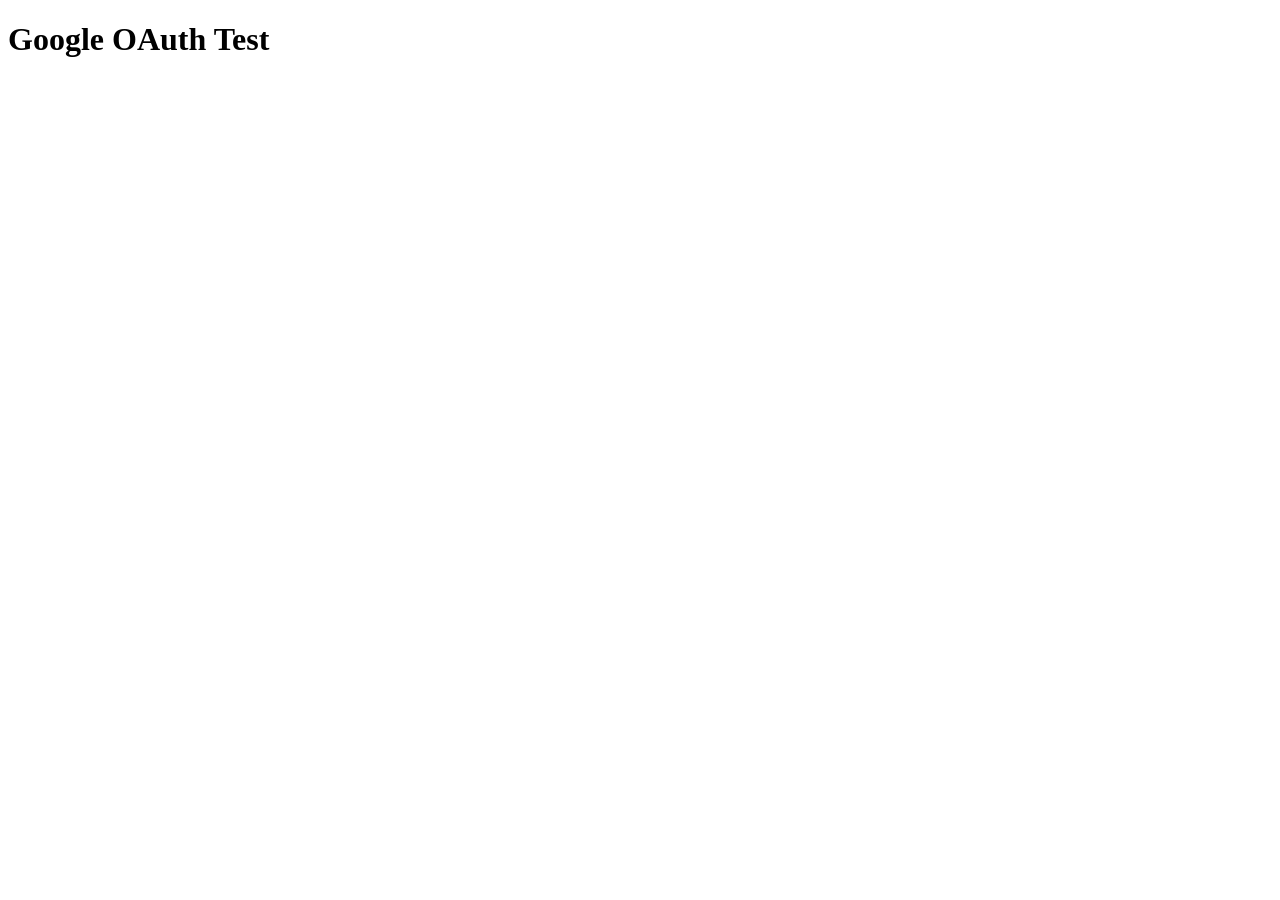
<file: web/google-test.html>
<!DOCTYPE html>
<html>

<head>
    <title>Google Test</title>
</head>

<body>

    <h1>Google OAuth Test</h1>

    <div id="googleButton"></div>

    <script src="https://accounts.google.com/gsi/client" async></script>

    <script>
        window.onload = function () {

            google.accounts.id.initialize({
                client_id: "387036885060-snlc449ir2iri9aua9i9p0ia8oi4h0s7.apps.googleusercontent.com",
                callback: function (response) {
                    console.log("GOOGLE WORKED:", response);
                }
            });

            google.accounts.id.renderButton(
                document.getElementById("googleButton"),
                {
                    theme: "outline",
                    size: "large",
                    text: "signin_with"
                }
            );

        };
    </script>

</body>

</html>
</file>
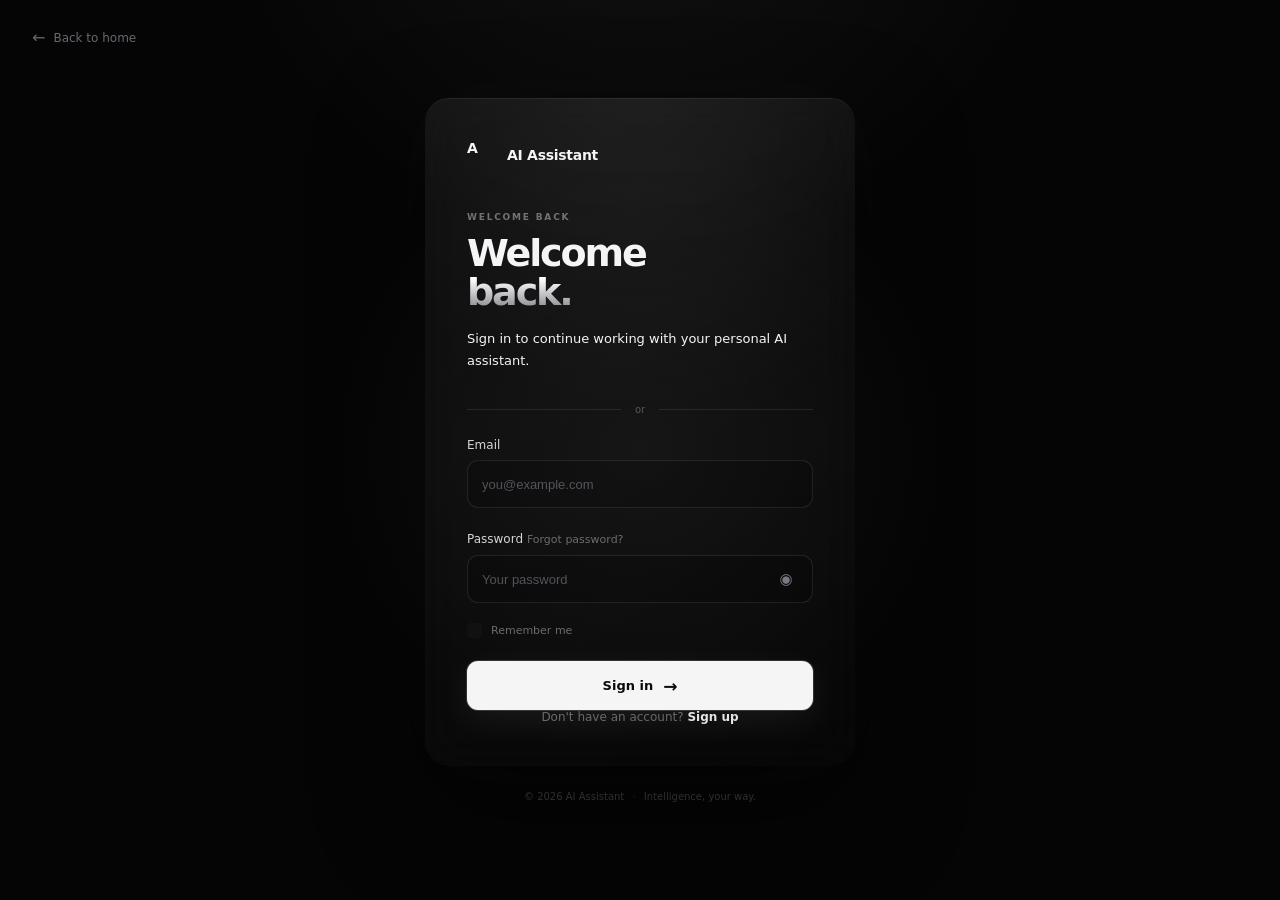
<file: web/login.html>
<!DOCTYPE html>
<html lang="en">

<head>
    <meta charset="UTF-8">
    <meta name="viewport" content="width=device-width, initial-scale=1.0">

    <meta name="description" content="Sign in to your AI Assistant account.">

    <title>Sign in — AI Assistant</title>

    <link rel="stylesheet" href="css/style.css">
    <link rel="stylesheet" href="css/auth.css">
</head>

<body data-page="login">

    <div class="background-glow"></div>

    <main class="auth-page">

        <!-- BACK TO HOME -->

        <a href="index.html" class="auth-back">
            <span>←</span>
            Back to home
        </a>


        <!-- LOGIN CARD -->

        <section class="auth-card login-card">

            <!-- LOGO -->

            <div class="auth-logo">

                <span class="logo-mark">
                    A
                </span>

                <span>
                    AI Assistant
                </span>

            </div>


            <!-- HEADING -->

            <div class="auth-heading">

                <span class="section-eyebrow">
                    WELCOME BACK
                </span>

                <h1>
                    Welcome
                    <span>back.</span>
                </h1>

                <p>
                    Sign in to continue working with
                    your personal AI assistant.
                </p>

            </div>


            <!-- GOOGLE LOGIN -->

            <div id="googleLogin"></div>

            <!-- DIVIDER -->

            <div class="auth-divider">
                <span>or</span>
            </div>


            <!-- LOGIN FORM -->

            <form class="auth-form" id="loginForm">

                <!-- EMAIL -->

                <div class="form-group">

                    <label for="email">
                        Email
                    </label>

                    <input type="email" id="email" name="email" placeholder="you@example.com" autocomplete="email"
                        required>

                </div>


                <!-- PASSWORD -->

                <div class="form-group">

                    <div class="password-label-row">

                        <label for="password">
                            Password
                        </label>

                        <a href="forgot-password.html" class="forgot-password">
                            Forgot password?
                        </a>

                    </div>

                    <input type="password" id="password" name="password" placeholder="Your password"
                        autocomplete="current-password" required>

                </div>


                <!-- REMEMBER ME -->

                <label class="remember-me">
                    <input type="checkbox" id="remember" name="remember">
                    <span class="custom-checkbox"></span>
                    <span>Remember me</span>
                </label>


                <!-- SUBMIT -->

                <button type="submit" class="auth-submit">

                    <span>
                        Sign in
                    </span>

                    <span class="auth-arrow">
                        →
                    </span>

                </button>

            </form>


            <!-- SIGNUP LINK -->

            <p class="auth-switch">

                Don't have an account?

                <a href="signup.html">
                    Sign up
                </a>

            </p>

        </section>


        <!-- FOOTER -->

        <p class="auth-footer">

            © 2026 AI Assistant

            <span>·</span>

            Intelligence, your way.

        </p>

    </main>


    <!-- AUTH SCRIPT -->
    <script src="https://accounts.google.com/gsi/client" async></script>
    <script src="js/auth.js"></script>

</body>

</html>
</file>
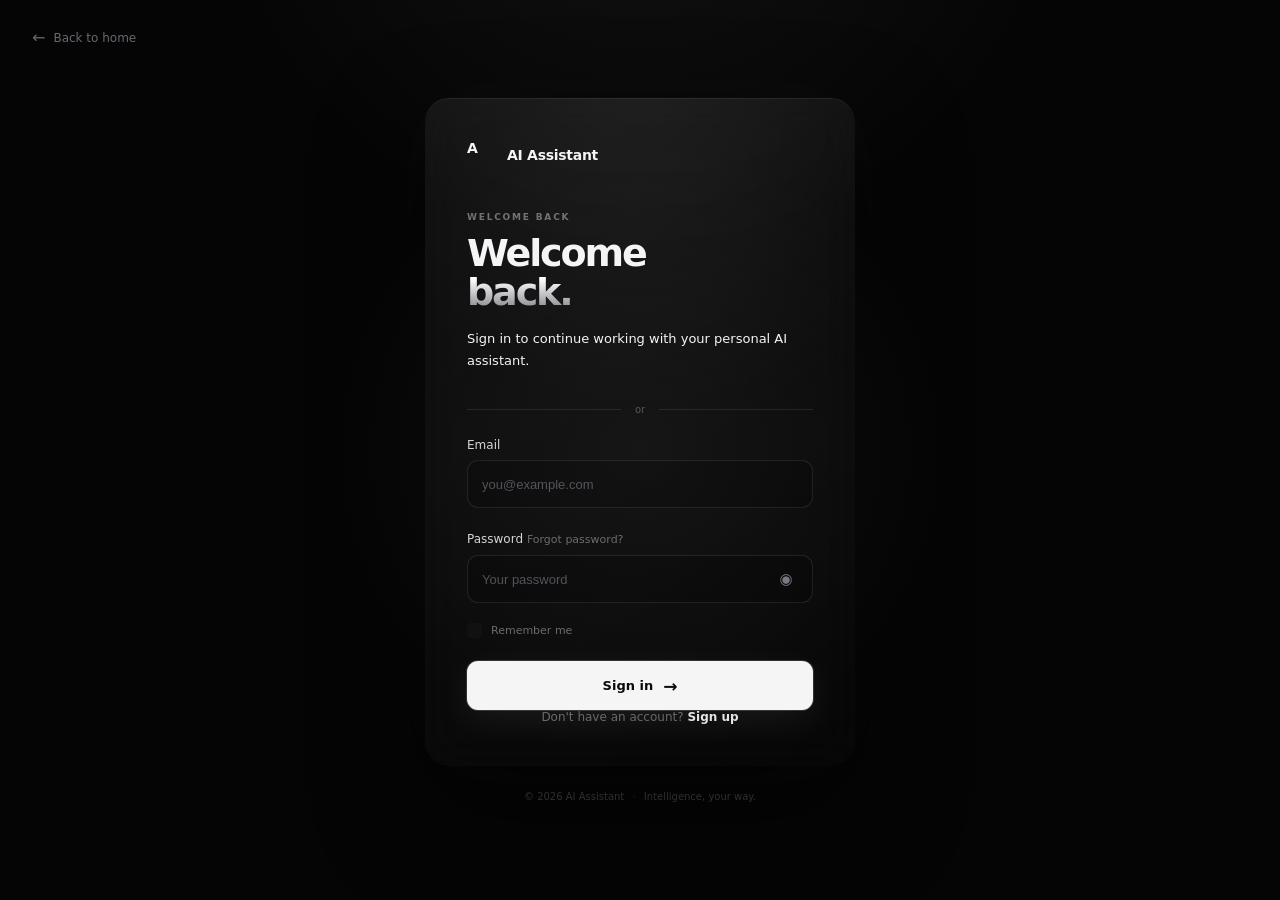
<file: web/pricing.html>
<!DOCTYPE html>
<html lang="en">

<head>
    <meta charset="UTF-8">
    <meta name="viewport" content="width=device-width, initial-scale=1.0">

    <title>Pricing — AI Assistant</title>

    <link rel="stylesheet" href="css/pricing.css">
</head>

<body>

    <!-- Background decoration -->
    <div class="background-glow glow-one"></div>
    <div class="background-glow glow-two"></div>


    <!-- HEADER -->

    <header class="pricing-header">

        <a href="dashboard.html" class="brand">
            <span class="brand-mark">✦</span>

            <span class="brand-name">
                AI Assistant
            </span>
        </a>

        <a href="dashboard.html" class="back-button">
            <span>←</span>
            Back to dashboard
        </a>

    </header>


    <!-- MAIN -->

    <main class="pricing-page">

        <!-- HERO -->

        <section class="pricing-hero">

            <div class="eyebrow">
                PLANS & PRICING
            </div>

            <h1>
                Choose the right
                <span>AI workspace.</span>
            </h1>

            <p>
                Start with the essentials and unlock more powerful
                AI capabilities when you're ready.
            </p>

        </section>


        <!-- BILLING TOGGLE -->

        <div class="billing-toggle">

            <button class="billing-option active" type="button">
                Monthly
            </button>

            <button class="billing-option" type="button">
                Yearly

                <span class="save-badge">
                    Save 20%
                </span>
            </button>

        </div>


        <!-- PRICING CARDS -->

        <section class="pricing-grid">


            <!-- FREE -->

            <article class="pricing-card">

                <div class="card-top">

                    <div class="plan-icon free-icon">
                        ✦
                    </div>

                    <div>
                        <h2>Free</h2>

                        <p class="plan-description">
                            Explore the AI Assistant experience.
                        </p>
                    </div>

                </div>


                <div class="price-container">

                    <span class="currency">$</span>

                    <span class="price">
                        0
                    </span>

                    <span class="period">
                        /month
                    </span>

                </div>


                <p class="price-description">
                    Everything you need to get started.
                </p>


                <a href="#" class="plan-button" data-plan="free">
                    Get started
                </a>


                <div class="features-title">
                    What's included
                </div>


                <ul class="features">

                    <li>
                        <span class="check">✓</span>
                        AI chatbot
                    </li>

                    <li>
                        <span class="check">✓</span>
                        Basic conversations
                    </li>

                    <li>
                        <span class="check">✓</span>
                        Conversation history
                    </li>

                    <li>
                        <span class="check">✓</span>
                        Personal workspace
                    </li>

                    <li>
                        <span class="check">✓</span>
                        Standard AI access
                    </li>

                </ul>

            </article>


            <!-- PRO -->

            <article class="pricing-card featured">

                <div class="popular-badge">
                    MOST POPULAR
                </div>


                <div class="card-top">

                    <div class="plan-icon pro-icon">
                        ✦
                    </div>

                    <div>
                        <h2>Pro</h2>

                        <p class="plan-description">
                            More power for serious AI users.
                        </p>
                    </div>

                </div>


                <div class="price-container">

                    <span class="currency">$</span>

                    <span class="price">
                        10
                    </span>

                    <span class="period">
                        /month
                    </span>

                </div>


                <p class="price-description">
                    Unlock more powerful AI capabilities.
                </p>


                <a href="#" class="plan-button primary" data-plan="pro">
                    Choose Pro
                </a>


                <div class="features-title">
                    Everything in Free, plus
                </div>


                <ul class="features">

                    <li>
                        <span class="check">✓</span>
                        Higher AI limits
                    </li>

                    <li>
                        <span class="check">✓</span>
                        Advanced AI models
                    </li>

                    <li>
                        <span class="check">✓</span>
                        Longer conversations
                    </li>

                    <li>
                        <span class="check">✓</span>
                        Priority processing
                    </li>

                    <li>
                        <span class="check">✓</span>
                        Advanced workspace tools
                    </li>

                </ul>

            </article>


            <!-- ADVANCED -->

            <article class="pricing-card">

                <div class="card-top">

                    <div class="plan-icon advanced-icon">
                        ◆
                    </div>

                    <div>
                        <h2>Advanced</h2>

                        <p class="plan-description">
                            Maximum capability for builders.
                        </p>
                    </div>

                </div>


                <div class="price-container">

                    <span class="currency">$</span>

                    <span class="price">
                        25
                    </span>

                    <span class="period">
                        /month
                    </span>

                </div>


                <p class="price-description">
                    Built for developers and advanced users.
                </p>


                <a href="#" class="plan-button" data-plan="advanced">
                    Choose Advanced
                </a>


                <div class="features-title">
                    Everything in Pro, plus
                </div>


                <ul class="features">

                    <li>
                        <span class="check">✓</span>
                        AI security analyzer
                    </li>

                    <li>
                        <span class="check">✓</span>
                        Agent permission analysis
                    </li>

                    <li>
                        <span class="check">✓</span>
                        Security reports
                    </li>

                    <li>
                        <span class="check">✓</span>
                        Least-privilege policies
                    </li>

                    <li>
                        <span class="check">✓</span>
                        Advanced AI capabilities
                    </li>

                </ul>

            </article>

        </section>


        <!-- TRUST SECTION -->

        <section class="pricing-bottom">

            <div class="bottom-item">

                <span class="bottom-icon">✓</span>

                <div>
                    <strong>No complicated setup</strong>

                    <span>
                        Start using AI Assistant instantly.
                    </span>
                </div>

            </div>


            <div class="bottom-item">

                <span class="bottom-icon">⚡</span>

                <div>
                    <strong>Upgrade whenever you want</strong>

                    <span>
                        Your workspace grows with you.
                    </span>
                </div>

            </div>


            <div class="bottom-item">

                <span class="bottom-icon">🔒</span>

                <div>
                    <strong>Your data stays yours</strong>

                    <span>
                        Privacy remains a core part of AI Assistant.
                    </span>
                </div>

            </div>

        </section>

    </main>


    <!-- FOOTER -->

    <footer class="pricing-footer">

        <span>
            © 2026 AI Assistant
        </span>

        <div class="footer-links">

            <a href="#">
                Privacy
            </a>

            <a href="#">
                Terms
            </a>

            <a href="#">
                Contact
            </a>

        </div>

    </footer>


    <!-- BILLING TOGGLE -->

    <script>

        const API_BASE_URL = "http://127.0.0.1:8001";

        async function checkPlan() {

                try {

                    const response = await fetch(
                        `${API_BASE_URL}/api/auth/me`,
                        {
                            credentials: "include"
                        }
                    );

                    const data = await response.json();

                    if (!data.success) {
                        window.location.href = "login.html";
                        return;
                    }

                    const plan = data.user.plan;

                    if (plan !== null) {
                        window.location.href = "dashboard.html";
                        return;
                    }

                } catch (error) {

                    console.error(
                        "Failed to check account:",
                        error
                    );

                    window.location.href = "login.html";
                }
            }

            checkPlan();


        const billingOptions =
            document.querySelectorAll(".billing-option");

        const priceElements =
            document.querySelectorAll(".pricing-card .price");

        const periodElements =
            document.querySelectorAll(".pricing-card .period");

        /*
         * Pricing
         *
         * Monthly:
         * Free      $0
         * Pro       $10
         * Advanced  $25
         *
         * Yearly:
         * Free      $0
         * Pro       $8
         * Advanced  $20
         *
         * These are the monthly-equivalent prices when
         * billed yearly.
         */

        const monthlyPrices = [
            0,
            10,
            25
        ];

        const yearlyPrices = [
            0,
            8,
            20
        ];

        function updatePricing(mode) {

            const prices =
                mode === "yearly"
                    ? yearlyPrices
                    : monthlyPrices;

            priceElements.forEach((price, index) => {
                price.textContent = prices[index];
            });

            periodElements.forEach((period, index) => {

                if (index === 0) {
                    period.textContent = "/month";
                    return;
                }

                period.textContent =
                    mode === "yearly"
                        ? "/month, billed yearly"
                        : "/month";
            });
        }


        billingOptions.forEach(option => {

            option.addEventListener("click", () => {

                billingOptions.forEach(item => {
                    item.classList.remove("active");
                });

                option.classList.add("active");

                const isYearly =
                    option.textContent
                        .trim()
                        .startsWith("Yearly");

                updatePricing(
                    isYearly
                        ? "yearly"
                        : "monthly"
                );

            });

        });


        // Default state
        updatePricing("monthly");

    
        const planButtons =
                document.querySelectorAll(".plan-button[data-plan]");

            planButtons.forEach(button => {

                button.addEventListener("click", async event => {

                    event.preventDefault();

                    const plan = button.dataset.plan;

                    try {

                        button.disabled = true;
                        button.textContent = "Selecting...";

                        const response = await fetch(
                            `${API_BASE_URL}/api/auth/plan`,
                            {
                                method: "POST",
                                credentials: "include",
                                headers: {
                                    "Content-Type": "application/json"
                                },
                                body: JSON.stringify({
                                    plan: plan
                                })
                            }
                        );

                        const data = await response.json();

                        if (!response.ok || !data.success) {
                            throw new Error(
                                data.message || "Failed to select plan."
                            );
                        }

                        window.location.href = "dashboard.html";

                    } catch (error) {

                        console.error(
                            "Plan selection failed:",
                            error
                        );

                        alert(
                            error.message ||
                            "Something went wrong while selecting your plan."
                        );

                        button.disabled = false;

                        button.textContent =
                            plan === "free"
                                ? "Get started"
                                : plan === "pro"
                                    ? "Choose Pro"
                                    : "Choose Advanced";
                    }

                });

            });



    </script>

</body>

</html>
</file>
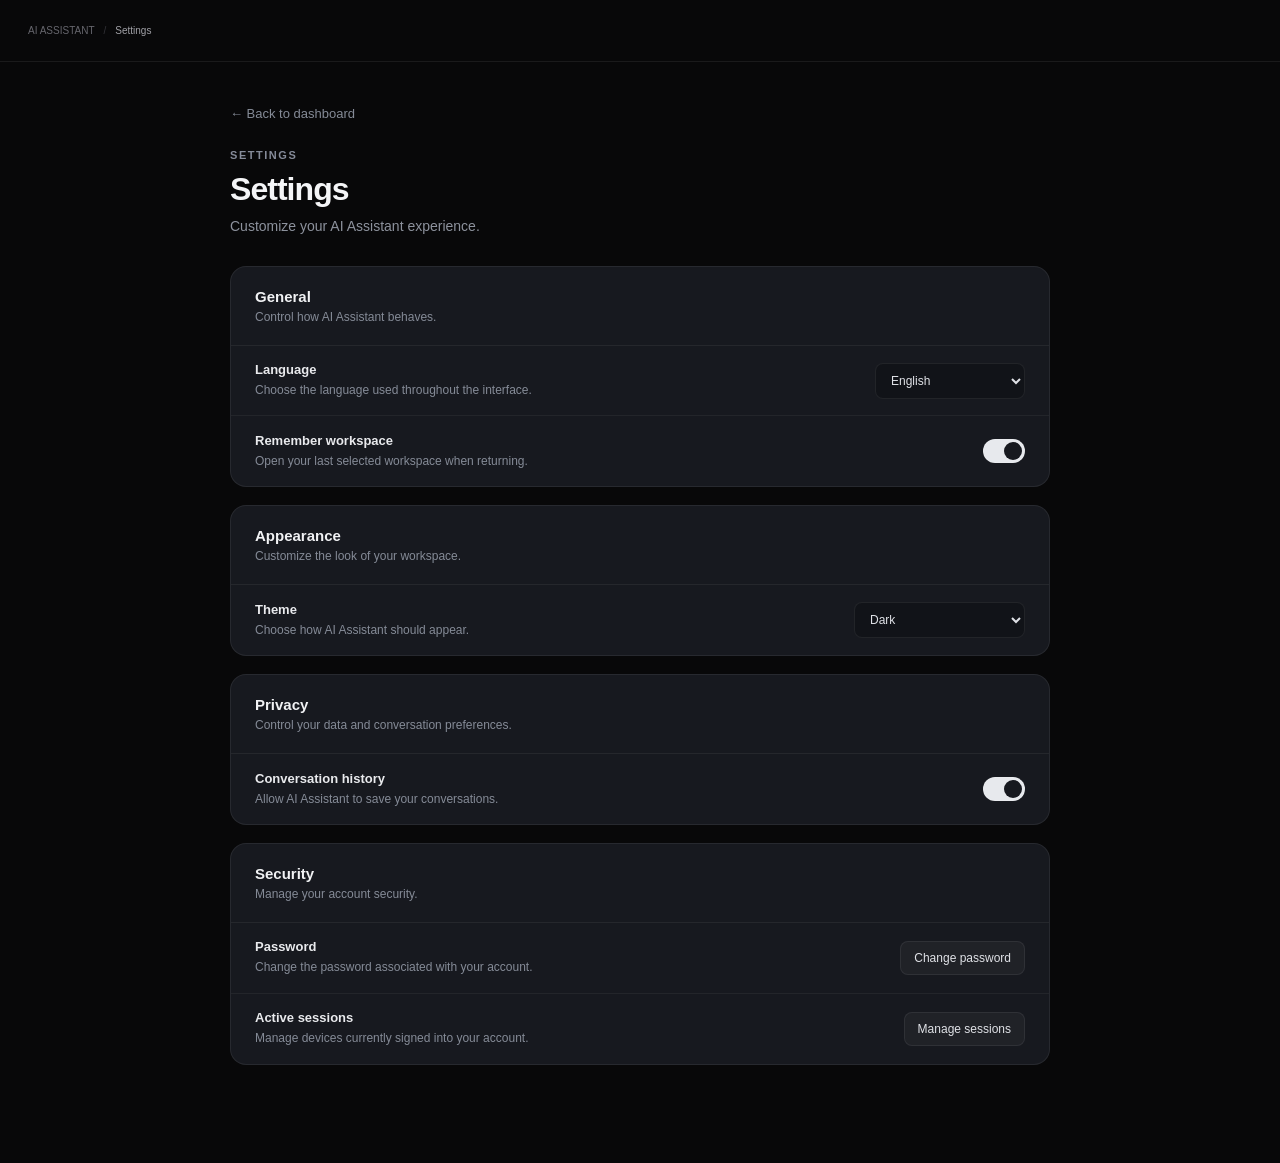
<file: web/settings.html>
<!DOCTYPE html>
<html lang="en">

<head>

    <meta charset="UTF-8">

    <meta name="viewport" content="width=device-width, initial-scale=1.0">

    <title>Settings — AI Assistant</title>

    <link rel="stylesheet" href="css/dashboard.css">

    <style>
           html,
           body {
            min-height: 100%;
            height: auto;
            margin: 0;
            overflow-x: hidden;
            overflow-y: auto;
        } 

     .main {
        min-height: 100vh;
        height: auto;
        overflow: visible;
     }

     .settings-page {
        min-height: 100vh;
        height: auto;
        max-width: 900px;
        margin: 0 auto;
        padding: 42px 40px 80px;
        box-sizing: border-box;
        overflow: visible;
     }

     .back-link {
        display: inline-flex;
        align-items: center;
        gap: 7px;

        margin-bottom: 28px;

        color: #858b97;
        text-decoration: none;
        font-size: 13px;
     }

     .back-link:hover {
        color: #f0f1f3;
     }

        .page-heading {
            margin-bottom: 32px;
        }

        .eyebrow {
            margin-bottom: 10px;

            font-size: 11px;
            font-weight: 700;
            letter-spacing: .14em;

            color: #858b99;
        }

        .page-heading h1 {
            margin: 0;

            color: #f4f5f7;

            font-size: 32px;
            font-weight: 650;

            letter-spacing: -.03em;
        }

        .page-heading p {
            margin: 10px 0 0;

            color: #8d929d;

            font-size: 14px;
        }

        .settings-section {
            margin-bottom: 18px;

            background: #17191f;

            border: 1px solid rgba(255, 255, 255, .07);

            border-radius: 16px;

            overflow: hidden;
        }

        .settings-header {
            padding: 21px 24px;

            border-bottom: 1px solid rgba(255, 255, 255, .06);
        }

        .settings-header h2 {
            margin: 0;

            color: #f1f2f4;

            font-size: 15px;
            font-weight: 600;
        }

        .settings-header p {
            margin: 5px 0 0;

            color: #858b97;

            font-size: 12px;
        }

        .setting-row {
            min-height: 70px;

            display: flex;
            align-items: center;
            justify-content: space-between;

            gap: 20px;

            padding: 16px 24px;

            border-bottom: 1px solid rgba(255, 255, 255, .05);
        }

        .setting-row:last-child {
            border-bottom: none;
        }

        .setting-info {
            min-width: 0;
        }

        .setting-title {
            color: #e9eaed;

            font-size: 13px;
            font-weight: 550;
        }

        .setting-description {
            margin-top: 5px;

            color: #858b97;

            font-size: 12px;
            line-height: 1.45;
        }

        .setting-control {
            flex-shrink: 0;
        }

        .setting-select {
            min-width: 150px;

            padding: 9px 11px;

            background: #111318;

            border: 1px solid rgba(255, 255, 255, .07);

            border-radius: 8px;

            color: #dfe1e6;

            font-family: inherit;
            font-size: 12px;

            outline: none;
        }

        .setting-select:focus {
            border-color: rgba(255, 255, 255, .16);
        }

        /* Toggle */

        .toggle {
            position: relative;

            width: 42px;
            height: 24px;

            display: block;

            cursor: pointer;
        }

        .toggle input {
            opacity: 0;
            width: 0;
            height: 0;
        }

        .toggle-track {
            position: absolute;
            inset: 0;

            background: #292c34;

            border: 1px solid rgba(255, 255, 255, .07);

            border-radius: 999px;

            transition: .18s ease;
        }

        .toggle-track::before {
            content: "";

            position: absolute;

            width: 18px;
            height: 18px;

            left: 2px;
            top: 2px;

            background: #969aa3;

            border-radius: 50%;

            transition: .18s ease;
        }

        .toggle input:checked+.toggle-track {
            background: #e7e9ed;
        }

        .toggle input:checked+.toggle-track::before {
            transform: translateX(18px);

            background: #17191f;
        }

        /* Security buttons */

        .settings-action {
            padding: 9px 13px;

            background: rgba(255, 255, 255, .04);

            border: 1px solid rgba(255, 255, 255, .07);

            border-radius: 8px;

            color: #dfe1e6;

            font-family: inherit;
            font-size: 12px;
            font-weight: 500;

            cursor: pointer;

            transition: .15s ease;
        }

        .settings-action:hover {
            background: rgba(255, 255, 255, .07);
        }

        body::-webkit-scrollbar {
        width: 7px;
     }

     body::-webkit-scrollbar-track {
        background: transparent;
     }

     body::-webkit-scrollbar-thumb {
        background: rgba(255, 255, 255, 0.12);
        border-radius: 999px;
     }

     body::-webkit-scrollbar-thumb:hover {
        background: rgba(255, 255, 255, 0.2);
     }

     @media (max-width: 700px) {
        .settings-page {
            padding: 30px 20px 60px;
        }

        .setting-row {
            align-items: flex-start;
            flex-direction: column;
        }

        .setting-control {
            width: 100%;
        }

        .setting-select {
            width: 100%;
        }
     }

        
    </style>

</head>

<body>

    <main class="main">

        <header class="topbar">

            <div class="topbar-left">

                <div class="breadcrumb">

                    <span>
                        AI ASSISTANT
                    </span>

                    <span class="breadcrumb-separator">
                        /
                    </span>

                    <strong>
                        Settings
                    </strong>

                </div>

            </div>

        </header>


        <div class="settings-page">

            <a href="dashboard.html" class="back-link">
                ← Back to dashboard
            </a>


            <section class="page-heading">

                <div class="eyebrow">
                    SETTINGS
                </div>

                <h1>
                    Settings
                </h1>

                <p>
                    Customize your AI Assistant experience.
                </p>

            </section>


            <!-- GENERAL -->

            <section class="settings-section">

                <div class="settings-header">

                    <h2>
                        General
                    </h2>

                    <p>
                        Control how AI Assistant behaves.
                    </p>

                </div>


                <div class="setting-row">

                    <div class="setting-info">

                        <div class="setting-title">
                            Language
                        </div>

                        <div class="setting-description">
                            Choose the language used throughout the interface.
                        </div>

                    </div>


                    <div class="setting-control">

                        <select class="setting-select">

                            <option>
                                English
                            </option>

                            <option>
                                Français
                            </option>

                            <option>
                                العربية
                            </option>

                        </select>

                    </div>

                </div>


                <div class="setting-row">

                    <div class="setting-info">

                        <div class="setting-title">
                            Remember workspace
                        </div>

                        <div class="setting-description">
                            Open your last selected workspace when returning.
                        </div>

                    </div>


                    <div class="setting-control">

                        <label class="toggle">

                            <input type="checkbox" checked>

                            <span class="toggle-track"></span>

                        </label>

                    </div>

                </div>

            </section>


            <!-- APPEARANCE -->

            <section class="settings-section">

                <div class="settings-header">

                    <h2>
                        Appearance
                    </h2>

                    <p>
                        Customize the look of your workspace.
                    </p>

                </div>


                <div class="setting-row">

                    <div class="setting-info">

                        <div class="setting-title">
                            Theme
                        </div>

                        <div class="setting-description">
                            Choose how AI Assistant should appear.
                        </div>

                    </div>


                    <div class="setting-control">

                        <select class="setting-select">

                            <option>
                                Dark
                            </option>

                            <option disabled>
                                Light — coming soon
                            </option>

                            <option disabled>
                                System — coming soon
                            </option>

                        </select>

                    </div>

                </div>

            </section>


            <!-- PRIVACY -->

            <section class="settings-section">

                <div class="settings-header">

                    <h2>
                        Privacy
                    </h2>

                    <p>
                        Control your data and conversation preferences.
                    </p>

                </div>


                <div class="setting-row">

                    <div class="setting-info">

                        <div class="setting-title">
                            Conversation history
                        </div>

                        <div class="setting-description">
                            Allow AI Assistant to save your conversations.
                        </div>

                    </div>


                    <div class="setting-control">

                        <label class="toggle">

                            <input type="checkbox" checked>

                            <span class="toggle-track"></span>

                        </label>

                    </div>

                </div>

            </section>


            <!-- SECURITY -->

            <section class="settings-section">

                <div class="settings-header">

                    <h2>
                        Security
                    </h2>

                    <p>
                        Manage your account security.
                    </p>

                </div>


                <div class="setting-row">

                    <div class="setting-info">

                        <div class="setting-title">
                            Password
                        </div>

                        <div class="setting-description">
                            Change the password associated with your account.
                        </div>

                    </div>


                    <div class="setting-control">

                        <button type="button" class="settings-action">
                            Change password
                        </button>

                    </div>

                </div>


                <div class="setting-row">

                    <div class="setting-info">

                        <div class="setting-title">
                            Active sessions
                        </div>

                        <div class="setting-description">
                            Manage devices currently signed into your account.
                        </div>

                    </div>


                    <div class="setting-control">

                        <button type="button" class="settings-action">
                            Manage sessions
                        </button>

                    </div>

                </div>

            </section>

        </div>

    </main>

</body>

</html>
</file>
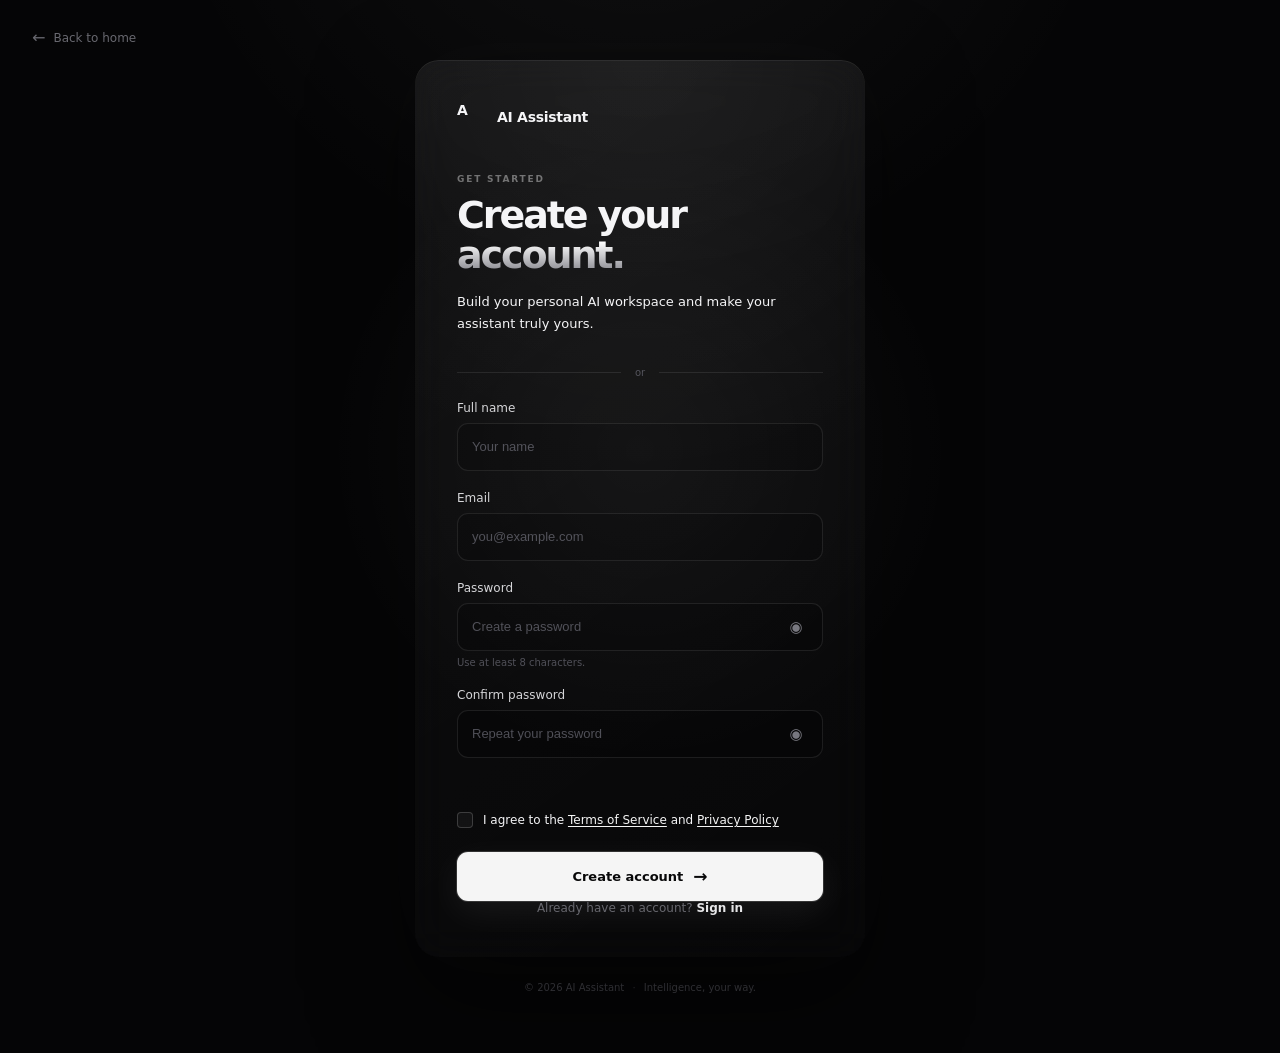
<file: web/signup.html>
<!DOCTYPE html>
<html lang="en">

<head>
    <meta charset="UTF-8">
    <meta name="viewport" content="width=device-width, initial-scale=1.0">

    <meta name="description" content="Create your AI Assistant account.">

    <title>Create account — AI Assistant</title>

    <link rel="stylesheet" href="css/style.css">
    <link rel="stylesheet" href="css/auth.css">
</head>

<body data-page="signup">

    <div class="background-glow"></div>

    <main class="auth-page">

        <!-- BACK TO HOME -->

        <a href="index.html" class="auth-back">
            <span>←</span>
            Back to home
        </a>


        <!-- SIGNUP CARD -->

        <section class="auth-card signup-card">

            <!-- LOGO -->

            <div class="auth-logo">

                <span class="logo-mark">
                    A
                </span>

                <span>
                    AI Assistant
                </span>

            </div>


            <!-- HEADING -->

            <div class="auth-heading">

                <span class="section-eyebrow">
                    GET STARTED
                </span>

                <h1>
                    Create your
                    <span>account.</span>
                </h1>

                <p>
                    Build your personal AI workspace and
                    make your assistant truly yours.
                </p>

            </div>


            <!-- GOOGLE SIGN UP -->
            
            <div id="googleSignup"></div>


            <!-- DIVIDER -->

            <div class="auth-divider">
                <span>or</span>
            </div>


            <!-- SIGNUP FORM -->

            <form class="auth-form" id="signupForm">

                <!-- NAME -->

                <div class="form-group">

                    <label for="name">
                        Full name
                    </label>

                    <input type="text" id="name" name="name" placeholder="Your name" autocomplete="name" required>

                </div>


                <!-- EMAIL -->

                <div class="form-group">

                    <label for="email">
                        Email
                    </label>

                    <input type="email" id="email" name="email" placeholder="you@example.com" autocomplete="email"
                        required>

                </div>


                <!-- PASSWORD -->

                <div class="form-group">

                    <label for="password">
                        Password
                    </label>

                    <input type="password" id="password" name="password" placeholder="Create a password"
                        autocomplete="new-password" minlength="8" required>

                    <span class="input-hint">
                        Use at least 8 characters.
                    </span>

                </div>


                <!-- CONFIRM PASSWORD -->

                <div class="form-group">

                    <label for="confirmPassword">
                        Confirm password
                    </label>

                    <input type="password" id="confirmPassword" name="confirmPassword"
                        placeholder="Repeat your password" autocomplete="new-password" minlength="8" required>

                    <span id="password-error" class="field-error"></span>

                </div>


                <!-- TERMS -->
                    <label class="agree-checkbox">
                        <input type="checkbox" id="terms" name="terms" required>
                        <span class="custom-checkbox"></span>
                        <span class="agree-text">
                            I agree to the <a href="#">Terms of Service</a> and
                            <a href="#">Privacy Policy</a>
                        </span>
                    </label>

                <!-- SUBMIT -->

                <button type="submit" class="auth-submit">

                    <span>
                        Create account
                    </span>

                    <span class="auth-arrow">
                        →
                    </span>

                </button>

            </form>


            <!-- LOGIN -->

            <p class="auth-switch">

                Already have an account?

                <a href="login.html">
                    Sign in
                </a>

            </p>

        </section>


        <!-- FOOTER -->

        <p class="auth-footer">

            © 2026 AI Assistant

            <span>·</span>

            Intelligence, your way.

        </p>

    </main>


    <!-- AUTH SCRIPT -->
    <script src="https://accounts.google.com/gsi/client" async></script>
    <script src="js/auth.js"></script>

</body>

</html>
</file>
<file: web/css/dashboard.css>
/* =========================================================
   AI ASSISTANT — DASHBOARD
   ========================================================= */

:root {
    --bg: #080809;
    --surface: #0d0d0f;
    --surface-light: #111113;

    --border: rgba(255, 255, 255, 0.075);
    --border-light: rgba(255, 255, 255, 0.12);

    --text: #f4f4f5;
    --text-secondary: #a1a1a7;
    --text-muted: #66666d;

    --green: #b8ffcf;

    --sidebar-width: 250px;
}

* {
    box-sizing: border-box;
}

html,
body {
    margin: 0;
    width: 100%;
    min-height: 100%;

    background: var(--bg);
    color: var(--text);

    font-family:
        Inter,
        -apple-system,
        BlinkMacSystemFont,
        "Segoe UI",
        sans-serif;
}

body {
    overflow: hidden;
}

button,
a {
    font: inherit;
}

button {
    cursor: pointer;
}

a {
    color: inherit;
    text-decoration: none;
}


/* =========================================================
   APP SHELL
   ========================================================= */

.app-shell {
    display: flex;

    width: 100vw;
    height: 100vh;

    overflow: hidden;
}


/* =========================================================
   SIDEBAR
   ========================================================= */

.sidebar {
    width: var(--sidebar-width);
    height: 100vh;

    display: flex;
    flex-direction: column;
    justify-content: space-between;

    padding: 18px 12px;

    border-right: 1px solid var(--border);

    background:
        linear-gradient(180deg,
            rgba(255, 255, 255, 0.018),
            transparent 35%);
}

.brand {
    display: flex;
    align-items: center;

    gap: 10px;

    padding: 7px 10px 20px;
}

.brand-mark {
    width: 27px;
    height: 27px;

    display: grid;
    place-items: center;

    border-radius: 8px;

    background: #f2f2f2;
    color: #111;

    font-size: 9px;
    font-weight: 800;
}

.brand-name {
    font-size: 12px;
    font-weight: 700;
    letter-spacing: -0.02em;
}


/* =========================================================
   WORKSPACE SWITCHER
   ========================================================= */

.workspace-switcher {
    padding: 5px;

    border: 1px solid var(--border);
    border-radius: 13px;

    background: rgba(255, 255, 255, 0.018);
}

.workspace-option {
    width: 100%;

    display: flex;
    align-items: center;

    gap: 10px;

    padding: 9px;

    border: 0;
    border-radius: 9px;

    background: transparent;
    color: var(--text-secondary);

    text-align: left;
}

.workspace-option:hover {
    background: rgba(255, 255, 255, 0.035);
}

.workspace-option.active {
    background: rgba(255, 255, 255, 0.065);
    color: var(--text);
}

.workspace-icon {
    width: 27px;
    height: 27px;

    display: grid;
    place-items: center;

    border: 1px solid var(--border-light);
    border-radius: 7px;

    font-size: 12px;
}

.workspace-text {
    display: flex;
    flex-direction: column;
    gap: 2px;
}

.workspace-text strong {
    font-size: 12px;
    font-weight: 600;
}

.workspace-text small {
    color: var(--text-muted);
    font-size: 9px;
}

.workspace-check {
    margin-left: auto;

    color: var(--green);

    font-size: 11px;
}

.workspace-option:not(.active) .workspace-check {
    display: none;
}


/* =========================================================
   NAVIGATION
   ========================================================= */

.workspace-nav {
    margin-top: 25px;
}

.nav-label {
    padding: 0 10px 8px;

    color: var(--text-muted);

    font-size: 9px;
    font-weight: 700;

    letter-spacing: 0.13em;
}

.nav-label-spaced {
    margin-top: 22px;
}

.nav-item {
    display: flex;
    align-items: center;

    gap: 10px;

    padding: 9px 10px;

    border-radius: 8px;

    color: var(--text-secondary);

    font-size: 12px;
}

.nav-item:hover {
    background: rgba(255, 255, 255, 0.035);
    color: var(--text);
}

.nav-item.active {
    background: rgba(255, 255, 255, 0.065);
    color: var(--text);
}

.nav-item>span:first-child {
    width: 16px;

    color: var(--text-muted);

    text-align: center;
}

.nav-item.active>span:first-child {
    color: var(--text);
}

.nav-divider {
    height: 1px;

    margin: 12px 10px;

    background: var(--border);
}


/* =========================================================
   USER
   ========================================================= */

.sidebar-bottom {
    border-top: 1px solid var(--border);

    padding-top: 12px;
}

.user-menu {
    width: 100%;

    display: flex;
    align-items: center;

    gap: 9px;

    padding: 8px;

    border: 0;
    border-radius: 9px;

    background: transparent;
    color: var(--text);

    text-align: left;
}

.user-menu:hover {
    background: rgba(255, 255, 255, 0.04);
}

.user-avatar {
    width: 29px;
    height: 29px;

    display: grid;
    place-items: center;

    border-radius: 8px;

    background: #e9e9e9;
    color: #111;

    font-size: 11px;
    font-weight: 700;
}

.user-info {
    min-width: 0;

    display: flex;
    flex-direction: column;
    gap: 2px;
}

.user-info strong {
    font-size: 11px;
}

.user-info small {
    max-width: 145px;

    overflow: hidden;
    text-overflow: ellipsis;
    white-space: nowrap;

    color: var(--text-muted);

    font-size: 9px;
}

.user-more {
    margin-left: auto;

    color: var(--text-muted);

    font-size: 9px;
}


/* =========================================================
   MAIN
   ========================================================= */

.main {
    min-width: 0;

    flex: 1;

    height: 100vh;

    overflow: hidden;
}


/* =========================================================
   TOPBAR
   ========================================================= */

.topbar {
    height: 62px;

    display: flex;
    align-items: center;
    justify-content: space-between;

    padding: 0 28px;

    border-bottom: 1px solid var(--border);
}

.breadcrumb {
    display: flex;
    align-items: center;

    gap: 9px;

    color: var(--text-muted);

    font-size: 10px;
}

.breadcrumb strong {
    color: var(--text-secondary);
    font-weight: 500;
}

.breadcrumb-separator {
    color: #333338;
}

.topbar-actions {
    display: flex;
    align-items: center;
    gap: 15px;
}

.system-status {
    display: flex;
    align-items: center;

    gap: 7px;

    color: var(--text-muted);

    font-size: 9px;
}

.status-dot {
    width: 5px;
    height: 5px;

    border-radius: 50%;

    background: var(--green);

    box-shadow: 0 0 10px rgba(184, 255, 207, 0.5);
}

.icon-button {
    width: 30px;
    height: 30px;

    border: 1px solid var(--border);
    border-radius: 8px;

    background: rgba(255, 255, 255, 0.02);

    color: var(--text-secondary);
}


/* =========================================================
   WORKSPACES
   ========================================================= */

.workspace {
    width: 100%;
    height: calc(100vh - 62px);

    overflow-y: auto;
}

.workspace-content {
    width: min(1180px, calc(100% - 70px));

    margin: 0 auto;

    padding: 80px 0 100px;
}

.hidden {
    display: none !important;
}


/* =========================================================
   CHATBOT
   ========================================================= */

.chatbot-home {
    text-align: center;
}

.workspace-heading {
    max-width: 680px;

    margin: 80px auto 0;
}

.eyebrow {
    display: block;

    margin-bottom: 16px;

    color: var(--text-muted);

    font-size: 9px;
    font-weight: 700;

    letter-spacing: 0.16em;
}

.workspace-heading h1,
.security-heading h1 {
    margin: 0;

    font-size: clamp(48px, 6vw, 76px);

    line-height: 0.98;

    letter-spacing: -0.06em;
}

.workspace-heading h1 span,
.security-heading h1 span {
    display: block;

    color: #66666d;
}

.workspace-heading p,
.security-heading p {
    max-width: 560px;

    margin: 25px auto 0;

    color: var(--text-secondary);

    font-size: 14px;
    line-height: 1.7;
}

.chat-input-card {
    max-width: 680px;

    height: 70px;

    display: flex;
    align-items: center;

    margin: 55px auto 0;
    padding: 8px 9px 8px 20px;

    border: 1px solid var(--border-light);
    border-radius: 15px;

    background: rgba(255, 255, 255, 0.025);

    box-shadow:
        inset 0 1px 0 rgba(255, 255, 255, 0.04),
        0 25px 70px rgba(0, 0, 0, 0.3);
}

.chat-placeholder {
    flex: 1;

    color: var(--text-muted);

    font-size: 12px;

    text-align: left;
}

.send-button {
    width: 42px;
    height: 42px;

    border: 0;
    border-radius: 11px;

    background: #ededed;
    color: #111;

    font-size: 18px;
}

.quick-actions {
    display: flex;
    justify-content: center;
    flex-wrap: wrap;

    gap: 8px;

    margin-top: 16px;
}

.quick-actions button {
    padding: 7px 11px;

    border: 1px solid var(--border);
    border-radius: 999px;

    background: transparent;
    color: var(--text-muted);

    font-size: 10px;
}


/* =========================================================
   SECURITY
   ========================================================= */

.security-home {
    padding-top: 55px;
}

.security-heading {
    display: flex;
    align-items: flex-end;
    justify-content: space-between;

    gap: 40px;
}

.security-heading h1 {
    max-width: 720px;
}

.security-heading p {
    margin-left: 0;
}

.primary-action {
    flex-shrink: 0;

    display: flex;
    align-items: center;

    gap: 8px;

    height: 44px;

    padding: 0 17px;

    border: 0;
    border-radius: 10px;

    background: #ededed;
    color: #111;

    font-size: 11px;
    font-weight: 600;
}

.metrics-grid {
    display: grid;
    grid-template-columns: repeat(4, 1fr);

    margin-top: 65px;

    border-top: 1px solid var(--border);
    border-left: 1px solid var(--border);
}

.metric-card {
    min-height: 145px;

    padding: 22px;

    border-right: 1px solid var(--border);
    border-bottom: 1px solid var(--border);

    background:
        linear-gradient(145deg,
            rgba(255, 255, 255, 0.025),
            transparent);
}

.metric-label {
    display: block;

    color: var(--text-muted);

    font-size: 8px;
    font-weight: 700;

    letter-spacing: 0.12em;
}

.metric-card strong {
    display: block;

    margin-top: 22px;

    font-size: 30px;
    font-weight: 500;

    letter-spacing: -0.04em;
}

.metric-card small {
    color: var(--text-muted);

    font-size: 9px;
}

.section-header {
    margin-top: 75px;
}

.section-header h2 {
    margin: 0;

    font-size: 22px;

    letter-spacing: -0.035em;
}

.security-modules {
    display: grid;
    grid-template-columns: repeat(2, 1fr);

    margin-top: 22px;

    border-top: 1px solid var(--border);
    border-left: 1px solid var(--border);
}

.security-module {
    min-height: 190px;

    position: relative;

    display: flex;
    align-items: flex-start;

    gap: 18px;

    padding: 26px;

    border: 0;
    border-right: 1px solid var(--border);
    border-bottom: 1px solid var(--border);

    background:
        linear-gradient(145deg,
            rgba(255, 255, 255, 0.025),
            transparent);

    color: var(--text);

    text-align: left;

    transition:
        background 0.25s ease,
        transform 0.25s ease;
}

.security-module:hover {
    background:
        linear-gradient(145deg,
            rgba(255, 255, 255, 0.055),
            transparent);

    transform: translateY(-2px);
}

.module-icon {
    width: 38px;
    height: 38px;

    display: grid;
    place-items: center;

    flex-shrink: 0;

    border: 1px solid var(--border-light);
    border-radius: 10px;

    color: #ccc;

    font-size: 14px;
}

.security-module strong {
    display: block;

    margin-bottom: 8px;

    font-size: 14px;
}

.security-module p {
    max-width: 380px;

    margin: 0;

    color: var(--text-secondary);

    font-size: 11px;
    line-height: 1.7;
}

.module-arrow {
    position: absolute;

    right: 24px;
    bottom: 23px;

    color: var(--text-muted);

    font-size: 14px;
}


/* =========================================================
   RESPONSIVE
   ========================================================= */

@media (max-width: 900px) {

    :root {
        --sidebar-width: 210px;
    }

    .workspace-content {
        width: min(100% - 40px, 760px);
    }

    .metrics-grid {
        grid-template-columns: repeat(2, 1fr);
    }

    .security-heading {
        align-items: flex-start;
        flex-direction: column;
    }

    .security-modules {
        grid-template-columns: 1fr;
    }
}


@media (max-width: 650px) {

    body {
        overflow: auto;
    }

    .app-shell {
        height: auto;
        min-height: 100vh;
    }

    .sidebar {
        display: none;
    }

    .main {
        width: 100%;
        height: auto;
    }

    .topbar {
        padding: 0 17px;
    }

    .system-status {
        display: none;
    }

    .workspace {
        height: auto;
        min-height: calc(100vh - 62px);
    }

    .workspace-content {
        width: calc(100% - 30px);

        padding-top: 45px;
    }

    .workspace-heading {
        margin-top: 40px;
    }

    .workspace-heading h1,
    .security-heading h1 {
        font-size: 45px;
    }

    .metrics-grid {
        grid-template-columns: 1fr;
    }
}

/* ---------------------------------------------------------
   TOPBAR PRODUCT SWITCH
--------------------------------------------------------- */

.topbar-left {
    display: flex;
    align-items: center;
    gap: 28px;
    min-width: 0;
}

.product-switch {
    display: inline-flex;
    align-items: center;

    padding: 3px;

    border: 1px solid var(--border);
    border-radius: 10px;

    background: rgba(255, 255, 255, 0.025);

    box-shadow:
        inset 0 1px 0 rgba(255, 255, 255, 0.035);

    gap: 2px;
}

.product-switch-option {
    position: relative;

    display: inline-flex;
    align-items: center;
    justify-content: center;
    gap: 8px;

    min-height: 32px;
    padding: 0 13px;

    border: 0;
    border-radius: 7px;

    background: transparent;

    color: var(--text-muted);

    font-family: inherit;
    font-size: 11px;
    font-weight: 600;

    cursor: pointer;

    transition:
        background 0.2s ease,
        color 0.2s ease,
        box-shadow 0.2s ease;
}

.product-switch-option:hover {
    color: var(--text-secondary);
}

.product-switch-option.active {
    background: rgba(255, 255, 255, 0.08);

    color: var(--text);

    box-shadow:
        0 0 0 1px rgba(255, 255, 255, 0.055),
        0 4px 14px rgba(0, 0, 0, 0.18);
}

.product-switch-icon {
    font-size: 12px;
    line-height: 1;
}

.product-switch-option[data-workspace="security"].active .product-switch-icon {
    color: #dcdcdc;
}

@media (max-width: 900px) {

    .topbar-left {
        gap: 14px;
    }

    .breadcrumb {
        display: none;
    }

    .product-switch {
        margin-left: 0;
    }

    .product-switch-option {
        padding: 0 10px;
    }

    .system-status {
        display: none;
    }
}

@media (max-width: 600px) {

    .topbar {
        gap: 10px;
    }

    .product-switch-option span:last-child {
        display: none;
    }

    .product-switch-option {
        width: 34px;
        padding: 0;
    }

    .product-switch-icon {
        font-size: 13px;
    }
}

/* =========================================================
   USER ACCOUNT DROPDOWN
   ========================================================= */

.user-account {
    position: relative;
    width: 100%;
}

.user-dropdown {
    position: absolute;

    left: 0;
    bottom: calc(100% + 12px);

    width: 230px;

    padding: 8px;

    background: #17191f;
    border: 1px solid rgba(255, 255, 255, 0.08);
    border-radius: 14px;

    box-shadow:
        0 18px 40px rgba(0, 0, 0, 0.35),
        0 4px 12px rgba(0, 0, 0, 0.2);

    z-index: 1000;
}

/* Respect the HTML hidden attribute */

.user-dropdown[hidden] {
    display: none;
}


/* =========================================================
   DROPDOWN ITEMS
   ========================================================= */

.user-dropdown-item {
    width: 100%;

    display: flex;
    align-items: center;

    gap: 12px;

    padding: 11px 12px;

    border: none;
    border-radius: 9px;

    background: transparent;

    color: #e8e9ed;

    font-family: inherit;
    font-size: 14px;
    font-weight: 500;

    text-align: left;

    cursor: pointer;

    transition:
        background 0.15s ease,
        color 0.15s ease;
}

.user-dropdown-item:hover {
    background: rgba(255, 255, 255, 0.06);
    color: #ffffff;
}

.user-dropdown-item:active {
    transform: scale(0.98);
}


/* =========================================================
   ICONS
   ========================================================= */

.dropdown-icon {
    width: 20px;
    height: 20px;

    display: flex;
    align-items: center;
    justify-content: center;

    font-size: 15px;

    opacity: 0.75;

    flex-shrink: 0;
}


/* =========================================================
   DIVIDER
   ========================================================= */

.dropdown-divider {
    height: 1px;

    margin: 7px 4px;

    background: rgba(255, 255, 255, 0.07);
}


/* =========================================================
   LOGOUT
   ========================================================= */

.logout-button {
    color: #ff6b6b;
}

.logout-button:hover {
    background: rgba(255, 107, 107, 0.08);
    color: #ff7b7b;
}


/* =========================================================
   ANIMATION
   ========================================================= */

@keyframes userDropdownIn {
    from {
        opacity: 0;
        transform: translateY(6px) scale(0.98);
    }

    to {
        opacity: 1;
        transform: translateY(0) scale(1);
    }
}

/* =========================================
   USER ACCOUNT DROPDOWN
   ========================================= */

.user-account {
    position: relative;
}

.user-dropdown {
    position: absolute;
    left: 0;
    bottom: calc(100% + 10px);

    width: 230px;
    padding: 8px;

    background: #17191f;
    border: 1px solid rgba(255, 255, 255, 0.08);
    border-radius: 14px;

    box-shadow: 0 18px 40px rgba(0, 0, 0, 0.35);

    z-index: 1000;

    box-sizing: border-box;
}

.user-dropdown[hidden] {
    display: none;
}

.user-dropdown-item {
    width: 100%;

    display: flex;
    align-items: center;
    gap: 12px;

    padding: 11px 12px;

    border: none;
    border-radius: 9px;

    background: transparent;
    color: #e8e9ed;

    font-family: inherit;
    font-size: 14px;
    font-weight: 500;

    text-align: left;
    cursor: pointer;

    transition:
        background 0.15s ease,
        color 0.15s ease;
}

.user-dropdown-item:hover {
    background: rgba(255, 255, 255, 0.06);
}

.dropdown-icon {
    width: 20px;

    display: inline-flex;
    align-items: center;
    justify-content: center;

    font-size: 16px;
}

.dropdown-divider {
    height: 1px;
    margin: 6px 4px;

    background: rgba(255, 255, 255, 0.08);
}

.user-dropdown-item.logout-button {
    color: #ff7d7d;
}

.user-dropdown-item.logout-button:hover {
    background: rgba(255, 80, 80, 0.08);
}

/* =========================================
   USER ACCOUNT DROPDOWN
   ========================================= */

.user-account {
    position: relative;
}

.user-dropdown {
    position: absolute;
    left: 0;
    bottom: calc(100% + 10px);
    width: 230px;
    padding: 8px;
    background: #17191f;
    border: 1px solid rgba(255, 255, 255, 0.08);
    border-radius: 14px;
    box-shadow: 0 18px 40px rgba(0, 0, 0, 0.35);
    z-index: 1000;
    box-sizing: border-box;
}

.user-dropdown[hidden] {
    display: none;
}

.user-dropdown-item {
    width: 100%;
    display: flex;
    align-items: center;
    gap: 12px;
    padding: 11px 12px;
    border: none;
    border-radius: 9px;
    background: transparent;
    color: #e8e9ed;
    font-family: inherit;
    font-size: 14px;
    font-weight: 500;
    text-align: left;
    cursor: pointer;
    transition: background 0.15s ease, color 0.15s ease;
}

.user-dropdown-item:hover {
    background: rgba(255, 255, 255, 0.06);
}

.dropdown-icon {
    width: 20px;
    display: inline-flex;
    align-items: center;
    justify-content: center;
    font-size: 16px;
}

.dropdown-divider {
    height: 1px;
    margin: 6px 4px;
    background: rgba(255, 255, 255, 0.08);
}

.user-dropdown-item.logout-button {
    color: #ff7d7d;
}

.user-dropdown-item.logout-button:hover {
    background: rgba(255, 80, 80, 0.08);
}

/* =========================================
   USER ACCOUNT
   ========================================= */

.user-account {
    position: relative;
}

/* -----------------------------------------
   Dropdown
   ----------------------------------------- */

.user-dropdown {
    position: absolute;
    left: 0;
    bottom: calc(100% + 10px);

    width: 230px;
    padding: 8px;

    background: #17191f;
    border: 1px solid rgba(255, 255, 255, 0.08);
    border-radius: 14px;

    box-shadow:
        0 18px 40px rgba(0, 0, 0, 0.35),
        0 4px 12px rgba(0, 0, 0, 0.15);

    z-index: 1000;
    box-sizing: border-box;

    /* Animation starting state */
    opacity: 0;
    visibility: hidden;
    transform: translateY(8px) scale(0.98);

    transform-origin: bottom left;

    transition:
        opacity 0.18s ease,
        transform 0.18s ease,
        visibility 0.18s ease;
}

/* Open state */

.user-dropdown.is-open {
    opacity: 1;
    visibility: visible;
    transform: translateY(0) scale(1);
}

/*
 * IMPORTANT:
 * hidden is still used by JavaScript,
 * but we override it only when the dropdown
 * has the open class.
 */

.user-dropdown[hidden] {
    display: block;
}

/* -----------------------------------------
   Dropdown items
   ----------------------------------------- */

.user-dropdown-item {
    width: 100%;

    display: flex;
    align-items: center;
    gap: 12px;

    padding: 11px 12px;

    border: none;
    border-radius: 9px;

    background: transparent;
    color: #e8e9ed;

    font-family: inherit;
    font-size: 14px;
    font-weight: 500;

    text-align: left;

    cursor: pointer;

    transition:
        background 0.15s ease,
        color 0.15s ease,
        transform 0.15s ease;
}

.user-dropdown-item:hover {
    background: rgba(255, 255, 255, 0.06);
}

.user-dropdown-item:active {
    transform: scale(0.98);
}

.user-dropdown-item:focus-visible {
    outline: 2px solid rgba(255, 255, 255, 0.2);
    outline-offset: -2px;
}

/* -----------------------------------------
   Icons
   ----------------------------------------- */

.dropdown-icon {
    width: 20px;

    display: inline-flex;
    align-items: center;
    justify-content: center;

    font-size: 16px;

    opacity: 0.85;
}

/* -----------------------------------------
   Divider
   ----------------------------------------- */

.dropdown-divider {
    height: 1px;

    margin: 6px 4px;

    background: rgba(255, 255, 255, 0.08);
}

/* -----------------------------------------
   Logout
   ----------------------------------------- */

.user-dropdown-item.logout-button {
    color: #ff7d7d;
}

.user-dropdown-item.logout-button:hover {
    background: rgba(255, 80, 80, 0.08);
    color: #ff8f8f;
}

/* =====================================================
   VEYRA CHAT
===================================================== */

.chat-messages {
    width: 100%;
    max-width: 900px;
    margin: 30px auto;
    display: flex;
    flex-direction: column;
    gap: 16px;
}

.chat-message {
    display: flex;
    width: 100%;
}

.chat-message-content {
    max-width: 75%;
    padding: 14px 18px;
    border-radius: 16px;
    line-height: 1.6;
    white-space: pre-wrap;
    word-wrap: break-word;
}


/* User */

.chat-message-user {
    justify-content: flex-end;
}

.chat-message-user .chat-message-content {
    background: rgba(255, 255, 255, 0.08);
}


/* Assistant */

.chat-message-assistant {
    justify-content: flex-start;
}

.chat-message-assistant .chat-message-content {
    background: rgba(255, 255, 255, 0.04);
    border: 1px solid rgba(255, 255, 255, 0.08);
}


/* Error */

.chat-message-error {
    justify-content: flex-start;
}

.chat-message-error .chat-message-content {
    background: rgba(255, 80, 80, 0.08);
    border: 1px solid rgba(255, 80, 80, 0.2);
}


/* Input */

.chat-input-card {
    display: flex;
    align-items: flex-end;
    gap: 12px;
}

.chat-input {
    flex: 1;
    resize: none;
    border: none;
    outline: none;
    background: transparent;
    color: inherit;
    font: inherit;
    line-height: 1.5;
    min-height: 24px;
    max-height: 180px;
}

.chat-input::placeholder {
    color: rgba(255, 255, 255, 0.4);
}


/* Disabled state */

.chat-input:disabled {
    opacity: 0.6;
}

.send-button:disabled {
    opacity: 0.4;
    cursor: not-allowed;
}

/* =========================================================
   VEYRA — SIDEBAR CHAT CONTROLS
   ========================================================= */

#chatbot-nav {
    position: relative;
}

#new-chat-button,
#conversations-button {
    width: 100%;
    border: 1px solid transparent;
    background: transparent;
    color: var(--text-secondary);

    transition:
        background 0.18s ease,
        color 0.18s ease,
        border-color 0.18s ease,
        transform 0.18s ease;
}

#new-chat-button:hover,
#conversations-button:hover {
    background: rgba(255, 255, 255, 0.045);
    color: var(--text);
}

#new-chat-button:active,
#conversations-button:active {
    transform: scale(0.985);
}

#new-chat-button.active {
    background: rgba(255, 255, 255, 0.065);
    border-color: rgba(255, 255, 255, 0.045);
    color: var(--text);
}


/* =========================================================
   CONVERSATIONS LIST
   ========================================================= */

.conversations-list {
    display: flex;
    flex-direction: column;

    margin: 6px 0 4px;
    padding: 2px 0;

    max-height: 320px;
    overflow-y: auto;

    scrollbar-width: thin;
    scrollbar-color: rgba(255, 255, 255, 0.12) transparent;
}

.conversations-list.hidden {
    display: none !important;
}

.conversations-list::-webkit-scrollbar {
    width: 4px;
}

.conversations-list::-webkit-scrollbar-track {
    background: transparent;
}

.conversations-list::-webkit-scrollbar-thumb {
    background: rgba(255, 255, 255, 0.1);
    border-radius: 999px;
}


/* =========================================================
   CONVERSATION ITEM
   ========================================================= */

.conversation-item {
    position: relative;

    width: 100%;
    min-width: 0;

    display: flex;
    align-items: center;

    margin: 2px 0;
    padding: 2px;

    border-radius: 8px;

    background: transparent;

    transition:
        background 0.18s ease,
        transform 0.18s ease;
}

.conversation-item:hover {
    background: rgba(255, 255, 255, 0.035);
}

.conversation-item.active {
    background: rgba(255, 255, 255, 0.06);
}


/* =========================================================
   CONVERSATION TITLE
   ========================================================= */

.conversation-title {
    min-width: 0;
    flex: 1;

    display: flex;
    align-items: center;

    gap: 9px;

    padding: 8px 7px;

    border: 0;
    border-radius: 7px;

    background: transparent;
    color: var(--text-secondary);

    text-align: left;

    font-family: inherit;
    font-size: 11px;
    font-weight: 500;

    overflow: hidden;

    transition:
        color 0.18s ease,
        background 0.18s ease;
}

.conversation-title:hover {
    color: var(--text);
}

.conversation-title>span:first-child {
    flex-shrink: 0;

    width: 14px;

    color: var(--text-muted);

    font-size: 10px;
    text-align: center;
}

.conversation-title>span:last-child {
    min-width: 0;

    overflow: hidden;

    text-overflow: ellipsis;
    white-space: nowrap;
}


/* =========================================================
   ACTIVE CONVERSATION
   ========================================================= */

.conversation-item.active .conversation-title {
    color: var(--text);
}

.conversation-item.active .conversation-title>span:first-child {
    color: var(--text-secondary);
}


/* =========================================================
   CONVERSATION MENU
   ========================================================= */

.conversation-menu {
    flex-shrink: 0;

    width: 27px;
    height: 27px;

    display: grid;
    place-items: center;

    margin-right: 2px;

    border: 0;
    border-radius: 7px;

    background: transparent;

    color: var(--text-muted);

    font-size: 15px;
    line-height: 1;

    opacity: 0;

    transition:
        opacity 0.18s ease,
        background 0.18s ease,
        color 0.18s ease;
}

.conversation-item:hover .conversation-menu,
.conversation-item.active .conversation-menu {
    opacity: 1;
}

.conversation-menu:hover {
    background: rgba(255, 255, 255, 0.08);
    color: var(--text);
}


/* =========================================================
   EMPTY CONVERSATIONS
   ========================================================= */

.conversation-empty {
    padding: 12px 10px;

    color: var(--text-muted);

    font-size: 10px;

    text-align: center;
}


/* =========================================================
   CHAT INPUT — CENTERING FIX
   ========================================================= */

.chat-input-card {
    align-items: center !important;
}

.chat-input {
    display: block;

    width: 100%;

    padding: 0;

    margin: 0;

    min-height: 24px;

    text-align: left;

    align-self: center;
}

.chat-input::placeholder {
    opacity: 1;
}


/* =========================================================
   SEND BUTTON
   ========================================================= */

.send-button {
    flex-shrink: 0;

    display: grid;
    place-items: center;

    padding: 0;

    margin: 0;

    line-height: 1;

    align-self: center;

    transition:
        transform 0.18s ease,
        background 0.18s ease,
        box-shadow 0.18s ease;
}

.send-button:hover:not(:disabled) {
    background: #ffffff;

    transform: translateY(-1px);

    box-shadow:
        0 6px 18px rgba(0, 0, 0, 0.25);
}

.send-button:active:not(:disabled) {
    transform: translateY(0) scale(0.96);
}


/* =========================================================
   QUICK ACTIONS
   ========================================================= */

.quick-actions button {
    transition:
        background 0.18s ease,
        border-color 0.18s ease,
        color 0.18s ease,
        transform 0.18s ease;
}

.quick-actions button:hover {
    background: rgba(255, 255, 255, 0.045);

    border-color: var(--border-light);

    color: var(--text-secondary);

    transform: translateY(-1px);
}

/* =========================================================
   NEW CHAT → CONVERSATIONS SEPARATOR
   ========================================================= */

#new-chat-button {
    margin-bottom: 10px;
}

#conversations-button {
    position: relative;
    margin-top: 10px;
    padding-top: 14px;
}

#conversations-button::before {
    content: "";
    position: absolute;
    top: 0;
    left: 8px;
    right: 8px;
    height: 1px;
    background: rgba(255, 255, 255, 0.07);
}

#conversations-button {
    width: 100%;
    min-height: 34px;
    border: 0;
    background: transparent;
    color: var(--text-muted);
    font-size: 10px;
    font-weight: 600;
    letter-spacing: 0.08em;
    text-transform: uppercase;
    text-align: left;
    transition:
        color 0.18s ease,
        background 0.18s ease;
}

#conversations-button:hover {
    background: rgba(255, 255, 255, 0.035);
    color: var(--text-secondary);
}

/* =========================================================
   CONVERSATIONS SECTION HEADER
   ========================================================= */

.conversations-header {
    width: 100%;
    min-height: 36px;
    margin-top: 8px;
    padding: 14px 10px 7px;
    border: 0;
    background: transparent;
    color: var(--text-muted);
    font-family: inherit;
    font-size: 10px;
    font-weight: 600;
    letter-spacing: 0.09em;
    text-transform: uppercase;
    text-align: left;
    cursor: pointer;
    position: relative;
    transition: color 0.18s ease;
}

.conversations-header::before {
    content: "";
    position: absolute;
    top: 0;
    left: 8px;
    right: 8px;
    height: 1px;
    background: rgba(255, 255, 255, 0.07);
}

.conversations-header:hover {
    color: var(--text-secondary);
}

/* =========================================================
   CONVERSATION OPTIONS MENU
   ========================================================= */

.conversation-item {
    position: relative;
}

.conversation-dropdown {
    position: absolute;
    z-index: 100;
    top: calc(100% - 2px);
    right: 4px;

    width: 145px;
    padding: 5px;

    border: 1px solid rgba(255, 255, 255, 0.09);
    border-radius: 10px;

    background: rgba(18, 18, 20, 0.97);

    box-shadow:
        0 14px 35px rgba(0, 0, 0, 0.45),
        inset 0 1px 0 rgba(255, 255, 255, 0.035);

    backdrop-filter: blur(18px);
    -webkit-backdrop-filter: blur(18px);

    animation: conversationMenuIn 0.14s ease;
}

.conversation-dropdown.hidden {
    display: none !important;
}

@keyframes conversationMenuIn {
    from {
        opacity: 0;
        transform: translateY(-4px) scale(0.97);
    }

    to {
        opacity: 1;
        transform: translateY(0) scale(1);
    }
}

/* =========================================================
   CONVERSATION ACTIONS
   ========================================================= */

.conversation-action {
    width: 100%;
    height: 34px;

    display: flex;
    align-items: center;
    gap: 10px;

    padding: 0 10px;

    border: 0;
    border-radius: 7px;

    background: transparent;
    color: var(--text-secondary);

    font-family: inherit;
    font-size: 11px;
    font-weight: 500;

    text-align: left;
    cursor: pointer;

    transition:
        background 0.15s ease,
        color 0.15s ease;
}

.conversation-action:hover {
    background: rgba(255, 255, 255, 0.065);
    color: var(--text);
}

.conversation-action span:first-child {
    width: 15px;
    color: var(--text-muted);
    text-align: center;
}

.conversation-action:hover span:first-child {
    color: var(--text-secondary);
}

/* Delete gets a subtle danger treatment */

.delete-action:hover {
    background: rgba(255, 80, 80, 0.08);
    color: #ff8f8f;
}

.delete-action:hover span:first-child {
    color: #ff8f8f;
}

/* =========================================================
   MENU BUTTON
   ========================================================= */

.conversation-menu {
    cursor: pointer;
}

.conversation-menu[aria-expanded="true"] {
    opacity: 1;
    background: rgba(255, 255, 255, 0.08);
    color: var(--text);
}

.logo-image {
    width: 30px;
    height: 30px;
    object-fit: contain;
    display: block;
}
</file>
<file: web/css/style.css>
/* =========================================================
   VEYRA — CINEMATIC LANDING PAGE
   ========================================================= */

/* =========================================================
   01. RESET / ROOT
   ========================================================= */

:root {
    --bg: #050506;
    --bg-soft: #08080a;
    --surface: rgba(255, 255, 255, 0.035);
    --surface-strong: rgba(255, 255, 255, 0.055);

    --border: rgba(255, 255, 255, 0.09);
    --border-bright: rgba(255, 255, 255, 0.16);

    --text: #f5f5f7;
    --text-soft: #a7a7ad;
    --text-muted: #68686f;

    --white: #ffffff;

    --green: #a8ffc7;
    --yellow: #ffe39b;
    --red: #ff8585;

    --container: 1180px;

    --radius-sm: 12px;
    --radius-md: 18px;
    --radius-lg: 28px;
    --radius-xl: 38px;

    --mouse-x: 50vw;
    --mouse-y: 50vh;

    --parallax-x: 0;
    --parallax-y: 0;

    --tilt-x: 0deg;
    --tilt-y: 0deg;

    --score-progress: 0deg;
}


/* =========================================================
   RESET
   ========================================================= */

* {
    box-sizing: border-box;
    margin: 0;
    padding: 0;
}

html {
    scroll-behavior: smooth;
    background: var(--bg);
}

body {
    min-height: 100vh;

    overflow-x: hidden;

    background:
        radial-gradient(circle at 50% -20%,
            rgba(255, 255, 255, 0.055),
            transparent 35%),
        var(--bg);

    color: var(--text);

    font-family:
        Inter,
        ui-sans-serif,
        system-ui,
        -apple-system,
        BlinkMacSystemFont,
        "Segoe UI",
        sans-serif;

    -webkit-font-smoothing: antialiased;
    text-rendering: optimizeLegibility;
}

body::selection {
    background: rgba(255, 255, 255, 0.2);
}

a {
    color: inherit;
    text-decoration: none;
}

button {
    font: inherit;
}

img {
    max-width: 100%;
    display: block;
}


/* =========================================================
   02. GLOBAL ATMOSPHERE
   ========================================================= */

body::before {
    content: "";

    position: fixed;
    inset: 0;

    pointer-events: none;

    z-index: 9997;

    background:
        radial-gradient(450px circle at var(--mouse-x) var(--mouse-y),
            rgba(255, 255, 255, 0.045),
            transparent 70%);

    mix-blend-mode: screen;
}

.background-glow {
    position: fixed;

    width: 900px;
    height: 900px;

    top: -500px;
    left: 50%;

    transform:
        translateX(-50%) translate3d(calc(var(--parallax-x) * -20px),
            calc(var(--parallax-y) * -12px),
            0);

    border-radius: 50%;

    background:
        radial-gradient(circle,
            rgba(255, 255, 255, 0.105) 0%,
            rgba(255, 255, 255, 0.035) 30%,
            transparent 70%);

    filter: blur(20px);

    pointer-events: none;

    z-index: -4;

    animation:
        backgroundBreath 8s ease-in-out infinite;
}

@keyframes backgroundBreath {

    0%,
    100% {
        opacity: 0.65;
        transform:
            translateX(-50%) translate3d(calc(var(--parallax-x) * -20px),
                -5px,
                0) scale(1);
    }

    50% {
        opacity: 1;
        transform:
            translateX(-50%) translate3d(calc(var(--parallax-x) * -20px),
                15px,
                0) scale(1.08);
    }
}


/* =========================================================
   03. PARTICLE FIELD
   ========================================================= */

.ambient-particles {
    position: fixed;
    inset: 0;

    overflow: hidden;

    pointer-events: none;

    z-index: -2;
}

.ambient-particle {
    position: absolute;

    width: 2px;
    height: 2px;

    border-radius: 50%;

    background: rgba(255, 255, 255, 0.55);

    box-shadow:
        0 0 10px rgba(255, 255, 255, 0.35);

    opacity: 0;

    animation:
        particleDrift linear infinite;
}

@keyframes particleDrift {
    0% {
        transform:
            translate3d(0, 50px, 0) scale(0.5);

        opacity: 0;
    }

    15% {
        opacity: 0.5;
    }

    50% {
        opacity: 0.2;
    }

    85% {
        opacity: 0.5;
    }

    100% {
        transform:
            translate3d(30px, -160px, 0) scale(1.2);

        opacity: 0;
    }
}


/* =========================================================
   04. NAVBAR
   ========================================================= */

.navbar {
    position: fixed;

    top: 0;
    left: 50%;

    width: min(calc(100% - 48px),
            var(--container));

    height: 76px;

    transform: translateX(-50%);

    display: flex;
    align-items: center;
    justify-content: space-between;

    z-index: 1000;

    border-bottom: 1px solid transparent;

    transition:
        background 0.45s ease,
        border-color 0.45s ease,
        backdrop-filter 0.45s ease,
        box-shadow 0.45s ease,
        transform 0.45s ease;
}

.navbar.scrolled {
    width: min(calc(100% - 32px),
            var(--container));

    background:
        rgba(7, 7, 9, 0.68);

    border:
        1px solid rgba(255, 255, 255, 0.1);

    border-radius: 18px;

    backdrop-filter: blur(22px);
    -webkit-backdrop-filter: blur(22px);

    box-shadow:
        0 20px 60px rgba(0, 0, 0, 0.3);
}

.logo {
    display: flex;
    align-items: center;
    gap: 10px;

    font-size: 14px;
    font-weight: 800;
    letter-spacing: 0.18em;
}

.logo-image {
    width: 29px;
    height: 29px;

    object-fit: contain;

    filter:
        drop-shadow(0 0 12px rgba(255, 255, 255, 0.2));
}

.nav-links {
    display: flex;
    align-items: center;
    gap: 38px;

    position: absolute;
    left: 50%;
    transform: translateX(-50%);
}

.nav-links a {
    position: relative;

    color: var(--text-soft);

    font-size: 13px;
    font-weight: 500;

    transition:
        color 0.3s ease;
}

.nav-links a:hover,
.nav-links a.active {
    color: var(--white);
}

.nav-links a::after {
    content: "";

    position: absolute;

    left: 50%;
    bottom: -9px;

    width: 5px;
    height: 5px;

    border-radius: 50%;

    background: white;

    transform:
        translateX(-50%) scale(0);

    transition:
        transform 0.3s cubic-bezier(.16, 1, .3, 1);
}

.nav-links a:hover::after,
.nav-links a.active::after {
    transform:
        translateX(-50%) scale(1);
}


/* =========================================================
   05. BUTTON SYSTEM
   ========================================================= */

.primary-button,
.secondary-button,
.nav-button {
    position: relative;

    display: inline-flex;
    align-items: center;
    justify-content: center;
    gap: 12px;

    overflow: hidden;

    cursor: pointer;

    white-space: nowrap;

    transition:
        transform 0.25s ease,
        border-color 0.3s ease,
        background 0.3s ease,
        box-shadow 0.3s ease;
}

.primary-button {
    min-height: 52px;

    padding: 0 23px;

    border-radius: 13px;

    background: var(--white);

    color: #050506;

    font-size: 14px;
    font-weight: 700;

    box-shadow:
        0 10px 35px rgba(255, 255, 255, 0.08);
}

.primary-button:hover {
    transform: translateY(-3px);

    box-shadow:
        0 16px 45px rgba(255, 255, 255, 0.16);
}

.primary-button span {
    font-size: 18px;

    transition:
        transform 0.3s ease;
}

.primary-button:hover span {
    transform: translateX(4px);
}

.secondary-button {
    min-height: 52px;

    padding: 0 23px;

    border:
        1px solid rgba(255, 255, 255, 0.1);

    border-radius: 13px;

    background:
        rgba(255, 255, 255, 0.025);

    color: var(--text-soft);

    font-size: 14px;

    backdrop-filter: blur(10px);
}

.secondary-button:hover {
    color: white;

    border-color:
        rgba(255, 255, 255, 0.2);

    background:
        rgba(255, 255, 255, 0.055);

    transform:
        translateY(-3px);
}

.nav-button {
    min-height: 40px;

    padding: 0 17px;

    border-radius: 10px;

    background:
        rgba(255, 255, 255, 0.92);

    color: #050506;

    font-size: 12px;
    font-weight: 700;
}

.nav-button span {
    font-size: 16px;

    transition:
        transform 0.3s ease;
}

.nav-button:hover span {
    transform: translateX(4px);
}

.primary-button::before,
.nav-button::before {
    content: "";

    position: absolute;

    top: -100%;
    left: -55%;

    width: 35%;
    height: 300%;

    transform: rotate(20deg);

    background:
        linear-gradient(90deg,
            transparent,
            rgba(255, 255, 255, 0.65),
            transparent);

    transition:
        left 0.75s ease;

    pointer-events: none;
}

.primary-button:hover::before,
.nav-button:hover::before {
    left: 130%;
}


/* =========================================================
   06. HERO
   ========================================================= */

.hero {
    position: relative;

    min-height: 100vh;

    max-width: var(--container);

    margin: 0 auto;

    padding:
        180px 24px 120px;

    display: flex;
    flex-direction: column;
    align-items: center;

    text-align: center;
}

.hero::before {
    content: "";

    position: absolute;

    width: 700px;
    height: 500px;

    top: 120px;
    left: 50%;

    transform:
        translateX(-50%);

    background:
        radial-gradient(ellipse,
            rgba(255, 255, 255, 0.055),
            transparent 70%);

    filter: blur(30px);

    pointer-events: none;

    z-index: -1;

    animation:
        heroGlow 6s ease-in-out infinite;
}

@keyframes heroGlow {

    0%,
    100% {
        opacity: 0.65;
        transform:
            translateX(-50%) scale(1);
    }

    50% {
        opacity: 1;
        transform:
            translateX(-50%) scale(1.1);
    }
}

.hero-badge {
    display: inline-flex;
    align-items: center;
    gap: 9px;

    padding: 8px 13px;

    border:
        1px solid rgba(255, 255, 255, 0.09);

    border-radius: 999px;

    background:
        rgba(255, 255, 255, 0.025);

    color: var(--text-soft);

    font-size: 11px;
    letter-spacing: 0.02em;

    backdrop-filter: blur(12px);

    box-shadow:
        inset 0 1px 0 rgba(255, 255, 255, 0.04);
}

.status-dot {
    width: 6px;
    height: 6px;

    flex-shrink: 0;

    border-radius: 50%;

    background: var(--green);

    box-shadow:
        0 0 12px rgba(168, 255, 199, 0.7);
}

.hero h1 {
    max-width: 1000px;

    margin-top: 30px;

    font-size:
        clamp(64px, 9vw, 128px);

    line-height: 0.9;

    letter-spacing: -0.075em;

    font-weight: 700;

    text-wrap: balance;
}

.hero h1 span {
    display: block;

    color: transparent;

    background:
        linear-gradient(110deg,
            #ffffff 10%,
            #8d8d94 48%,
            #ffffff 85%);

    background-size: 220% auto;

    -webkit-background-clip: text;
    background-clip: text;

    animation:
        titleShimmer 7s linear infinite;
}

@keyframes titleShimmer {
    to {
        background-position: 220% center;
    }
}

.hero-description {
    max-width: 590px;

    margin-top: 32px;

    color: var(--text-soft);

    font-size: 16px;
    line-height: 1.75;
}

.hero-actions {
    display: flex;
    gap: 12px;

    margin-top: 34px;
}

.hero-note {
    display: flex;
    align-items: center;
    gap: 8px;

    margin-top: 22px;

    color: var(--text-muted);

    font-size: 11px;
}

.hero-note span {
    color: #85858b;

    animation:
        notePulse 2.5s ease-in-out infinite;
}

@keyframes notePulse {

    0%,
    100% {
        opacity: 0.4;
    }

    50% {
        opacity: 1;
    }
}


/* =========================================================
   07. ASSISTANT PREVIEW
   ========================================================= */

.assistant-preview {
    position: relative;

    width: min(920px, 100%);

    margin-top: 85px;

    border:
        1px solid rgba(255, 255, 255, 0.1);

    border-radius: var(--radius-xl);

    background:
        linear-gradient(145deg,
            rgba(255, 255, 255, 0.055),
            rgba(255, 255, 255, 0.018));

    box-shadow:
        0 45px 120px rgba(0, 0, 0, 0.55),
        0 0 100px rgba(255, 255, 255, 0.025),
        inset 0 1px 0 rgba(255, 255, 255, 0.06);

    backdrop-filter: blur(24px);
    -webkit-backdrop-filter: blur(24px);

    overflow: hidden;

    transform:
        perspective(1400px) rotateX(var(--tilt-x)) rotateY(var(--tilt-y));

    transition:
        transform 0.18s ease-out,
        box-shadow 0.5s ease;

    animation:
        previewFloat 7s ease-in-out infinite;
}

.assistant-preview:hover {
    box-shadow:
        0 50px 130px rgba(0, 0, 0, 0.6),
        0 0 100px rgba(255, 255, 255, 0.055);
}

@keyframes previewFloat {

    0%,
    100% {
        translate: 0 0;
    }

    50% {
        translate: 0 -9px;
    }
}

.assistant-preview::before {
    content: "";

    position: absolute;

    inset: 0;

    background:
        radial-gradient(circle at 20% 10%,
            rgba(255, 255, 255, 0.065),
            transparent 30%),
        radial-gradient(circle at 90% 90%,
            rgba(255, 255, 255, 0.025),
            transparent 35%);

    pointer-events: none;
}

.assistant-preview::after {
    content: "";

    position: absolute;

    top: -150%;
    left: -60%;

    width: 35%;
    height: 400%;

    transform: rotate(20deg);

    background:
        linear-gradient(90deg,
            transparent,
            rgba(255, 255, 255, 0.055),
            transparent);

    animation:
        glassSweep 8s ease-in-out infinite;

    pointer-events: none;
}

@keyframes glassSweep {

    0%,
    55% {
        left: -60%;
    }

    100% {
        left: 150%;
    }
}

.preview-topbar {
    height: 58px;

    display: grid;
    grid-template-columns: 1fr auto 1fr;
    align-items: center;

    padding: 0 22px;

    border-bottom:
        1px solid rgba(255, 255, 255, 0.065);

    background:
        rgba(255, 255, 255, 0.018);
}

.window-controls {
    display: flex;
    gap: 6px;
}

.window-controls span {
    width: 7px;
    height: 7px;

    border-radius: 50%;

    background:
        rgba(255, 255, 255, 0.17);
}

.preview-title {
    color: #c8c8cc;

    font-size: 11px;
    letter-spacing: 0.04em;
}

.preview-status {
    justify-self: end;

    display: flex;
    align-items: center;
    gap: 7px;

    color: var(--text-muted);

    font-size: 10px;
}

.preview-body {
    position: relative;

    padding: 32px;
}

.message {
    display: flex;
    gap: 15px;

    max-width: 720px;

    margin-bottom: 26px;

    opacity: 0;
    transform: translateY(18px);
}

body.page-loaded .message {
    animation:
        messageAppear 0.8s cubic-bezier(.16, 1, .3, 1) var(--message-delay) both;
}

@keyframes messageAppear {
    to {
        opacity: 1;
        transform: translateY(0);
    }
}

.message-avatar {
    width: 35px;
    height: 35px;

    flex-shrink: 0;

    display: grid;
    place-items: center;

    border-radius: 11px;

    border:
        1px solid rgba(255, 255, 255, 0.08);

    background:
        rgba(255, 255, 255, 0.045);

    color: #cfcfd3;

    font-size: 11px;
    font-weight: 700;
}

.assistant-avatar {
    background:
        linear-gradient(145deg,
            rgba(255, 255, 255, 0.1),
            rgba(255, 255, 255, 0.025));
}

.message-content {
    text-align: left;
}

.message-label {
    display: block;

    margin-bottom: 7px;

    color: #dedee1;

    font-size: 11px;
    font-weight: 600;
}

.message-content p {
    color: #94949b;

    font-size: 13px;
    line-height: 1.7;
}

.tool-status {
    display: inline-flex;
    align-items: center;
    gap: 8px;

    margin-top: 13px;

    padding: 8px 11px;

    border:
        1px solid rgba(255, 255, 255, 0.07);

    border-radius: 9px;

    background:
        rgba(255, 255, 255, 0.025);

    color: #a6a6ad;

    font-size: 10px;

    animation:
        toolPulse 2.4s ease-in-out infinite;
}

.tool-icon {
    color: white;

    animation:
        toolSpin 2s linear infinite;
}

@keyframes toolSpin {
    to {
        transform: rotate(360deg);
    }
}

.tool-arrow {
    color: #ddd;

    margin-left: 5px;
}

.preview-input {
    height: 54px;

    display: flex;
    align-items: center;
    justify-content: space-between;

    margin-top: 35px;

    padding: 0 10px 0 17px;

    border:
        1px solid rgba(255, 255, 255, 0.08);

    border-radius: 15px;

    background:
        rgba(255, 255, 255, 0.025);

    color: #5e5e65;

    font-size: 12px;

    transition:
        border-color 0.3s ease,
        background 0.3s ease;
}

.preview-input:hover {
    border-color:
        rgba(255, 255, 255, 0.15);

    background:
        rgba(255, 255, 255, 0.04);
}

.preview-input button {
    width: 35px;
    height: 35px;

    display: grid;
    place-items: center;

    border: 0;

    border-radius: 10px;

    background: white;

    color: black;

    cursor: pointer;

    transition:
        transform 0.25s ease,
        box-shadow 0.25s ease;
}

.preview-input button:hover {
    transform:
        translateY(-2px) rotate(-3deg);

    box-shadow:
        0 8px 25px rgba(255, 255, 255, 0.14);
}


/* =========================================================
   08. SHARED SECTIONS
   ========================================================= */

.features,
.security-analyzer,
.customization,
.cta {
    position: relative;

    max-width: var(--container);

    margin: 0 auto;

    padding:
        150px 24px;
}

.section-heading,
.security-analyzer-heading {
    max-width: 650px;

    margin-bottom: 65px;
}

.section-eyebrow {
    display: inline-block;

    margin-bottom: 18px;

    color: #85858b;

    font-size: 10px;
    font-weight: 700;

    letter-spacing: 0.18em;
}

.section-heading h2,
.security-analyzer-heading h2,
.customization h2,
.cta h2 {
    font-size:
        clamp(42px, 5vw, 70px);

    line-height: 0.98;

    letter-spacing: -0.055em;

    font-weight: 650;
}

.section-heading p,
.security-analyzer-heading p,
.customization-content p,
.cta p {
    margin-top: 22px;

    color: var(--text-soft);

    font-size: 15px;

    line-height: 1.75;
}


/* =========================================================
   09. REVEAL SYSTEM
   ========================================================= */

.reveal {
    opacity: 0;

    transform:
        translateY(55px) scale(0.985);

    filter: blur(8px);

    transition:
        opacity 0.9s cubic-bezier(.16, 1, .3, 1),
        transform 0.9s cubic-bezier(.16, 1, .3, 1),
        filter 0.9s ease;
}

.revealed {
    opacity: 1;

    transform:
        translateY(0) scale(1);

    filter: blur(0);
}


/* =========================================================
   10. FEATURE GRID
   ========================================================= */

.feature-grid {
    display: grid;

    grid-template-columns:
        repeat(4, 1fr);

    gap: 13px;
}

.feature-card {
    position: relative;

    min-height: 330px;

    padding: 28px;

    border:
        1px solid var(--border);

    border-radius: var(--radius-lg);

    background:
        linear-gradient(145deg,
            rgba(255, 255, 255, 0.045),
            rgba(255, 255, 255, 0.012));

    overflow: hidden;

    transform:
        perspective(1100px) rotateX(var(--tilt-x)) rotateY(var(--tilt-y));

    transition:
        transform 0.18s ease-out,
        border-color 0.35s ease,
        background 0.35s ease,
        box-shadow 0.35s ease;

    transition-delay:
        var(--card-delay, 0ms);
}

.feature-card::before {
    content: "";

    position: absolute;

    width: 250px;
    height: 250px;

    left: var(--cursor-x, 50%);
    top: var(--cursor-y, 50%);

    transform: translate(-50%, -50%);

    background:
        radial-gradient(circle,
            rgba(255, 255, 255, 0.09),
            transparent 65%);

    opacity: 0;

    transition:
        opacity 0.3s ease;

    pointer-events: none;
}

.feature-card:hover::before {
    opacity: 1;
}

.feature-card:hover {
    border-color:
        rgba(255, 255, 255, 0.16);

    background:
        linear-gradient(145deg,
            rgba(255, 255, 255, 0.065),
            rgba(255, 255, 255, 0.018));

    box-shadow:
        0 25px 70px rgba(0, 0, 0, 0.3);
}

.feature-icon {
    width: 45px;
    height: 45px;

    display: grid;
    place-items: center;

    border:
        1px solid rgba(255, 255, 255, 0.08);

    border-radius: 13px;

    background:
        rgba(255, 255, 255, 0.03);

    color: #dedee2;

    font-size: 19px;

    transition:
        transform 0.45s cubic-bezier(.16, 1, .3, 1),
        box-shadow 0.35s ease;
}

.feature-card:hover .feature-icon {
    transform:
        translateY(-5px) rotate(8deg);

    box-shadow:
        0 10px 35px rgba(255, 255, 255, 0.08);
}

.feature-card h3 {
    margin-top: 45px;

    font-size: 18px;

    letter-spacing: -0.02em;
}

.feature-card p {
    margin-top: 12px;

    color: var(--text-soft);

    font-size: 13px;

    line-height: 1.7;
}

.card-number {
    position: absolute;

    right: 25px;
    bottom: 24px;

    color: rgba(255, 255, 255, 0.15);

    font-size: 10px;
    font-weight: 700;

    letter-spacing: 0.1em;
}


/* =========================================================
   11. SECURITY ANALYZER
   ========================================================= */

.security-analyzer {
    max-width: 1250px;
}

.security-analyzer-heading h2 span {
    display: block;

    color: #73737a;
}

.security-workstation {
    position: relative;

    border:
        1px solid rgba(255, 255, 255, 0.1);

    border-radius: 30px;

    overflow: hidden;

    background:
        linear-gradient(145deg,
            rgba(255, 255, 255, 0.045),
            rgba(255, 255, 255, 0.012));

    box-shadow:
        0 50px 120px rgba(0, 0, 0, 0.45),
        inset 0 1px 0 rgba(255, 255, 255, 0.045);

    backdrop-filter: blur(25px);

    transform:
        translateZ(0);

    transition:
        border-color 0.4s ease,
        box-shadow 0.4s ease;
}

.security-workstation:hover {
    border-color:
        rgba(255, 255, 255, 0.15);

    box-shadow:
        0 60px 150px rgba(0, 0, 0, 0.55),
        0 0 100px rgba(255, 255, 255, 0.025);
}

.security-workstation::before {
    content: "";

    position: absolute;

    inset: 0;

    background:
        linear-gradient(115deg,
            transparent 25%,
            rgba(255, 255, 255, 0.035) 50%,
            transparent 75%);

    background-size:
        250% 100%;

    animation:
        workstationSweep 9s linear infinite;

    pointer-events: none;
}

@keyframes workstationSweep {
    from {
        background-position:
            150% center;
    }

    to {
        background-position:
            -150% center;
    }
}

.security-workstation-header {
    min-height: 75px;

    display: flex;
    align-items: center;
    justify-content: space-between;

    padding: 0 28px;

    border-bottom:
        1px solid rgba(255, 255, 255, 0.065);

    background:
        rgba(255, 255, 255, 0.018);
}

.security-workstation-title {
    display: flex;
    align-items: center;
    gap: 13px;
}

.security-status-dot {
    width: 8px;
    height: 8px;

    border-radius: 50%;

    background: var(--green);

    box-shadow:
        0 0 15px rgba(168, 255, 199, 0.65);
}

.security-workstation-title strong {
    display: block;

    font-size: 13px;
}

.security-workstation-title span {
    display: block;

    margin-top: 4px;

    color: var(--text-muted);

    font-size: 10px;
}

.security-status {
    color: #8d8d94;

    font-size: 9px;
    font-weight: 700;

    letter-spacing: 0.12em;
}

.security-workstation-body {
    display: grid;

    grid-template-columns:
        0.9fr 1.15fr 0.9fr;

    gap: 1px;

    background:
        rgba(255, 255, 255, 0.06);
}

.security-agent,
.security-analysis,
.security-output {
    min-width: 0;

    padding: 30px;

    background:
        rgba(7, 7, 8, 0.9);
}

.security-panel-label {
    margin-bottom: 20px;

    color: #6d6d74;

    font-size: 9px;
    font-weight: 700;

    letter-spacing: 0.14em;
}

.agent-card,
.policy-card {
    position: relative;

    padding: 21px;

    border:
        1px solid rgba(255, 255, 255, 0.08);

    border-radius: 17px;

    background:
        rgba(255, 255, 255, 0.025);

    overflow: hidden;

    transition:
        border-color 0.35s ease,
        transform 0.3s ease,
        background 0.35s ease;
}

.agent-card:hover,
.policy-card:hover {
    border-color:
        rgba(255, 255, 255, 0.15);

    background:
        rgba(255, 255, 255, 0.04);
}

.agent-card-header {
    display: flex;
    align-items: center;
    gap: 11px;

    padding-bottom: 19px;

    border-bottom:
        1px solid rgba(255, 255, 255, 0.06);
}

.agent-icon {
    width: 36px;
    height: 36px;

    display: grid;
    place-items: center;

    border-radius: 10px;

    background:
        rgba(255, 255, 255, 0.06);

    color: #ddd;

    font-size: 11px;
    font-weight: 700;
}

.agent-card-header strong {
    display: block;

    font-size: 12px;
}

.agent-card-header span {
    display: block;

    margin-top: 4px;

    color: var(--text-muted);

    font-size: 9px;
}

.agent-property {
    padding: 17px 0;

    border-bottom:
        1px solid rgba(255, 255, 255, 0.05);
}

.agent-property:last-child {
    border-bottom: 0;
    padding-bottom: 0;
}

.agent-property>span {
    display: block;

    margin-bottom: 8px;

    color: var(--text-muted);

    font-size: 9px;
}

.agent-property strong {
    color: #bdbdc2;

    font-size: 10px;
    font-weight: 500;

    line-height: 1.5;
}

.agent-tags {
    display: flex;
    flex-wrap: wrap;
    gap: 6px;
}

.agent-tags span {
    padding: 6px 8px;

    border:
        1px solid rgba(255, 255, 255, 0.07);

    border-radius: 7px;

    background:
        rgba(255, 255, 255, 0.025);

    color: #96969c;

    font-size: 8px;
}


/* =========================================================
   12. SECURITY SCORE
   ========================================================= */

.security-score {
    display: flex;
    align-items: center;
    gap: 17px;

    margin-bottom: 23px;
}

.score-ring {
    position: relative;

    width: 86px;
    height: 86px;

    flex-shrink: 0;

    display: grid;
    place-items: center;

    border-radius: 50%;

    background:
        conic-gradient(#eeeeee var(--score-progress),
            rgba(255, 255, 255, 0.06) var(--score-progress));

    box-shadow:
        0 0 35px rgba(255, 255, 255, 0.04);

    animation:
        ringGlow 3s ease-in-out infinite;
}

.score-ring::after {
    content: "";

    position: absolute;
    inset: 5px;

    border-radius: 50%;

    background:
        #09090a;

    box-shadow:
        inset 0 0 25px rgba(0, 0, 0, 0.6);
}

.score-ring span {
    position: relative;

    z-index: 2;

    font-size: 23px;
    font-weight: 700;

    letter-spacing: -0.05em;
}

@keyframes ringGlow {

    0%,
    100% {
        filter:
            drop-shadow(0 0 0 rgba(255, 255, 255, 0));
    }

    50% {
        filter:
            drop-shadow(0 0 13px rgba(255, 255, 255, 0.12));
    }
}

.security-score strong {
    display: block;

    font-size: 13px;
}

.security-score>div:last-child span {
    display: block;

    margin-top: 6px;

    color: var(--text-muted);

    font-size: 9px;
}


/* =========================================================
   13. SECURITY FINDINGS
   ========================================================= */

.security-findings {
    display: flex;
    flex-direction: column;
    gap: 8px;
}

.security-finding {
    position: relative;

    display: flex;
    align-items: center;

    gap: 11px;

    padding: 12px;

    border:
        1px solid rgba(255, 255, 255, 0.055);

    border-radius: 11px;

    background:
        rgba(255, 255, 255, 0.018);

    opacity: 0;

    transform:
        translateX(-25px);

    overflow: hidden;

    transition:
        opacity 0.7s ease,
        transform 0.7s cubic-bezier(.16, 1, .3, 1),
        border-color 0.3s ease;
}

.security-finding.finding-visible {
    opacity: 1;

    transform: translateX(0);

    transition-delay:
        var(--finding-delay);
}

.security-finding:hover {
    border-color:
        rgba(255, 255, 255, 0.14);
}

.finding-indicator {
    width: 6px;
    height: 6px;

    flex-shrink: 0;

    border-radius: 50%;

    background: var(--yellow);
}

.security-finding.high .finding-indicator {
    background: var(--red);

    box-shadow:
        0 0 10px rgba(255, 133, 133, 0.55);
}

.security-finding.medium .finding-indicator {
    background: var(--yellow);

    box-shadow:
        0 0 10px rgba(255, 227, 155, 0.4);
}

.finding-content {
    flex: 1;
}

.finding-content strong {
    display: block;

    color: #c7c7cb;

    font-size: 9px;
}

.finding-content span {
    display: block;

    margin-top: 4px;

    color: #696970;

    font-size: 8px;

    line-height: 1.5;
}

.finding-severity {
    color: #77777d;

    font-size: 7px;
    font-weight: 800;

    letter-spacing: 0.1em;
}


/* =========================================================
   14. POLICY
   ========================================================= */

.policy-header {
    display: flex;
    align-items: center;
    justify-content: space-between;

    padding-bottom: 18px;

    border-bottom:
        1px solid rgba(255, 255, 255, 0.06);

    color: #aaaab0;

    font-size: 10px;
}

.policy-badge {
    padding: 5px 7px;

    border-radius: 6px;

    background:
        rgba(168, 255, 199, 0.055);

    color: #8dcba3;

    font-size: 7px;
    font-weight: 700;
}

.policy-rule {
    display: flex;
    align-items: center;
    gap: 9px;

    padding: 15px 0;

    border-bottom:
        1px solid rgba(255, 255, 255, 0.045);

    color: #8e8e95;

    font-size: 9px;

    opacity: 0;

    transform: translateX(15px);

    transition:
        opacity 0.6s ease,
        transform 0.6s cubic-bezier(.16, 1, .3, 1);
}

.policy-rule:last-child {
    border-bottom: 0;
}

.policy-rule.policy-visible {
    opacity: 1;

    transform: translateX(0);

    transition-delay:
        var(--policy-delay);
}

.policy-check {
    width: 18px;
    height: 18px;

    display: grid;
    place-items: center;

    flex-shrink: 0;

    border-radius: 6px;

    background:
        rgba(168, 255, 199, 0.07);

    color: #9eeab5;

    font-size: 9px;
}


/* =========================================================
   15. SECURITY WORKFLOW
   ========================================================= */

.security-workflow {
    display: grid;

    grid-template-columns:
        1fr 80px 1fr 80px 1fr;

    align-items: center;

    margin-top: 70px;
}

.workflow-step {
    text-align: center;
}

.workflow-number {
    display: inline-flex;

    width: 36px;
    height: 36px;

    align-items: center;
    justify-content: center;

    margin-bottom: 16px;

    border:
        1px solid rgba(255, 255, 255, 0.09);

    border-radius: 10px;

    background:
        rgba(255, 255, 255, 0.025);

    color: #a0a0a6;

    font-size: 9px;
    font-weight: 700;

    transition:
        transform 0.35s ease,
        background 0.35s ease,
        box-shadow 0.35s ease;
}

.workflow-step:hover .workflow-number {
    transform:
        translateY(-4px) rotate(5deg);

    background:
        rgba(255, 255, 255, 0.07);

    box-shadow:
        0 10px 35px rgba(255, 255, 255, 0.05);
}

.workflow-step strong {
    display: block;

    font-size: 12px;
}

.workflow-step p {
    max-width: 230px;

    margin: 10px auto 0;

    color: var(--text-muted);

    font-size: 10px;

    line-height: 1.6;
}

.workflow-line {
    position: relative;

    height: 1px;

    overflow: hidden;

    background:
        rgba(255, 255, 255, 0.08);
}

.workflow-line::after {
    content: "";

    position: absolute;

    top: 50%;
    left: -35px;

    width: 30px;
    height: 2px;

    transform: translateY(-50%);

    background:
        linear-gradient(90deg,
            transparent,
            white,
            transparent);

    animation:
        dataFlow 2.2s linear infinite;
}

@keyframes dataFlow {
    from {
        left: -35px;
    }

    to {
        left: 100%;
    }
}


/* =========================================================
   16. CUSTOMIZATION
   ========================================================= */

.customization {
    display: grid;

    grid-template-columns:
        1fr 0.85fr;

    gap: 100px;

    align-items: center;
}

.customization-content h2 span {
    display: block;

    color: #6d6d74;
}

.customization-content .primary-button {
    margin-top: 32px;
}

.settings-preview {
    padding: 27px;

    border:
        1px solid rgba(255, 255, 255, 0.09);

    border-radius: 25px;

    background:
        linear-gradient(145deg,
            rgba(255, 255, 255, 0.05),
            rgba(255, 255, 255, 0.015));

    box-shadow:
        0 35px 90px rgba(0, 0, 0, 0.4);

    transform:
        perspective(1200px) rotateX(var(--tilt-x)) rotateY(var(--tilt-y));

    transition:
        transform 0.18s ease-out;
}

.settings-header {
    display: flex;
    align-items: center;
    justify-content: space-between;

    padding-bottom: 22px;

    border-bottom:
        1px solid rgba(255, 255, 255, 0.06);

    color: #bdbdc3;

    font-size: 11px;
    font-weight: 600;
}

.settings-dot {
    width: 6px;
    height: 6px;

    border-radius: 50%;

    background: var(--green);

    box-shadow:
        0 0 12px rgba(168, 255, 199, 0.6);

    animation:
        statusPulse 2s ease-in-out infinite;
}

.setting {
    display: flex;
    align-items: center;
    justify-content: space-between;

    padding: 21px 0;

    border-bottom:
        1px solid rgba(255, 255, 255, 0.045);
}

.setting:last-child {
    border-bottom: 0;
}

.setting-info strong {
    display: block;

    color: #b7b7bd;

    font-size: 10px;
}

.setting-info span {
    display: block;

    margin-top: 5px;

    color: #64646b;

    font-size: 9px;
}

.setting-info .enabled {
    color: #8fc69e;
}

.slider {
    position: relative;

    width: 90px;
    height: 3px;

    border-radius: 999px;

    background:
        rgba(255, 255, 255, 0.09);
}

.slider span {
    position: absolute;

    top: 50%;
    left: 58%;

    width: 10px;
    height: 10px;

    transform: translate(-50%, -50%);

    border-radius: 50%;

    background: white;

    box-shadow:
        0 0 10px rgba(255, 255, 255, 0.25);

    animation:
        sliderPulse 3s ease-in-out infinite;
}

@keyframes sliderPulse {

    0%,
    100% {
        left: 55%;
    }

    50% {
        left: 64%;
    }
}

.toggle {
    position: relative;

    width: 39px;
    height: 21px;

    border-radius: 999px;

    background:
        rgba(255, 255, 255, 0.09);

    cursor: pointer;

    transition:
        background 0.25s ease,
        transform 0.2s ease;
}

.toggle span {
    position: absolute;

    top: 3px;
    left: 3px;

    width: 15px;
    height: 15px;

    border-radius: 50%;

    background: #77777d;

    transition:
        left 0.3s cubic-bezier(.16, 1, .3, 1),
        background 0.3s ease,
        box-shadow 0.3s ease;
}

.toggle.active {
    background:
        rgba(168, 255, 199, 0.13);
}

.toggle.active span {
    left: 21px;

    background: var(--green);

    box-shadow:
        0 0 10px rgba(168, 255, 199, 0.4);
}

.toggle:hover {
    transform: scale(1.05);
}


/* =========================================================
   17. CTA
   ========================================================= */

.cta {
    min-height: 650px;

    display: flex;
    flex-direction: column;
    align-items: center;
    justify-content: center;

    text-align: center;
}

.cta::before {
    content: "";

    position: absolute;

    width: 650px;
    height: 450px;

    left: 50%;
    top: 50%;

    transform:
        translate(-50%, -50%);

    background:
        radial-gradient(ellipse,
            rgba(255, 255, 255, 0.07),
            transparent 68%);

    filter: blur(35px);

    z-index: -1;

    animation:
        ctaGlow 6s ease-in-out infinite;
}

@keyframes ctaGlow {

    0%,
    100% {
        opacity: 0.6;
        transform:
            translate(-50%, -50%) scale(1);
    }

    50% {
        opacity: 1;
        transform:
            translate(-50%, -50%) scale(1.12);
    }
}

.cta h2 span {
    display: block;

    color: #77777e;
}

.cta .primary-button {
    margin-top: 32px;
}


/* =========================================================
   18. FOOTER
   ========================================================= */

footer {
    max-width: var(--container);

    margin: 0 auto;

    padding:
        35px 24px 45px;

    display: flex;
    align-items: center;
    justify-content: space-between;

    border-top:
        1px solid rgba(255, 255, 255, 0.06);

    color: var(--text-muted);

    font-size: 10px;
}

footer .logo {
    color: #c9c9ce;
}

footer>p {
    color: #64646a;
}


/* =========================================================
   19. BUTTON RIPPLE
   ========================================================= */

.button-ripple {
    position: absolute;

    width: 10px;
    height: 10px;

    border-radius: 50%;

    background:
        rgba(255, 255, 255, 0.3);

    transform:
        translate(-50%, -50%) scale(0);

    pointer-events: none;

    animation:
        buttonRipple 0.7s ease-out forwards;
}

@keyframes buttonRipple {
    to {
        transform:
            translate(-50%, -50%) scale(18);

        opacity: 0;
    }
}


/* =========================================================
   20. STATUS ANIMATIONS
   ========================================================= */

.status-pulse,
.security-pulse {
    animation:
        statusPulse 2s ease-in-out infinite;
}

@keyframes statusPulse {

    0%,
    100% {
        opacity: 0.6;

        box-shadow:
            0 0 5px rgba(168, 255, 199, 0.2);
    }

    50% {
        opacity: 1;

        box-shadow:
            0 0 18px rgba(168, 255, 199, 0.75);
    }
}

.tool-status.live {
    animation:
        toolPulse 2.2s ease-in-out infinite;
}

@keyframes toolPulse {

    0%,
    100% {
        box-shadow:
            0 0 0 rgba(255, 255, 255, 0);
    }

    50% {
        box-shadow:
            0 0 25px rgba(255, 255, 255, 0.07);
    }
}


/* =========================================================
   21. MOBILE
   ========================================================= */

@media (max-width: 1000px) {

    .feature-grid {
        grid-template-columns:
            repeat(2, 1fr);
    }

    .security-workstation-body {
        grid-template-columns: 1fr;
    }

    .security-workflow {
        grid-template-columns:
            1fr;
        gap: 30px;
    }

    .workflow-line {
        width: 1px;
        height: 45px;

        margin: 0 auto;
    }

    .workflow-line::after {
        top: auto;
        left: 50%;

        width: 2px;
        height: 30px;

        transform:
            translateX(-50%);

        animation:
            dataFlowVertical 2s linear infinite;
    }

    @keyframes dataFlowVertical {
        from {
            top: -30px;
        }

        to {
            top: 100%;
        }
    }

    .customization {
        grid-template-columns: 1fr;

        gap: 55px;
    }
}


@media (max-width: 700px) {

    .navbar {
        width: calc(100% - 28px);

        height: 64px;
    }

    .navbar.scrolled {
        width: calc(100% - 20px);
    }

    .nav-links {
        display: none;
    }

    .nav-button {
        min-height: 36px;

        padding: 0 12px;
    }

    .hero {
        padding:
            145px 18px 90px;
    }

    .hero h1 {
        font-size:
            clamp(55px, 16vw, 85px);
    }

    .hero-description {
        font-size: 14px;
    }

    .hero-actions {
        width: 100%;

        flex-direction: column;
    }

    .primary-button,
    .secondary-button {
        width: 100%;
    }

    .assistant-preview {
        margin-top: 55px;

        border-radius: 22px;
    }

    .preview-body {
        padding: 22px;
    }

    .feature-grid {
        grid-template-columns: 1fr;
    }

    .features,
    .security-analyzer,
    .customization,
    .cta {
        padding:
            100px 18px;
    }

    .section-heading,
    .security-analyzer-heading {
        margin-bottom: 40px;
    }

    .security-workstation-header {
        padding: 0 18px;
    }

    .security-agent,
    .security-analysis,
    .security-output {
        padding: 22px;
    }

    .security-workstation {
        border-radius: 22px;
    }

    .cta {
        min-height: 500px;
    }

    footer {
        flex-direction: column;

        gap: 18px;

        text-align: center;
    }
}


/* =========================================================
   22. REDUCED MOTION
   ========================================================= */

@media (prefers-reduced-motion: reduce) {

    *,
    *::before,
    *::after {
        animation-duration: 0.01ms !important;
        animation-iteration-count: 1 !important;
        transition-duration: 0.01ms !important;
        scroll-behavior: auto !important;
    }

    .ambient-particles {
        display: none;
    }

    body::before,
    .background-glow {
        display: none;
    }

    .reveal {
        opacity: 1;
        transform: none;
        filter: none;
    }
}

/* =========================================================
   VEYRA — CINEMATIC NAVBAR
   ========================================================= */

.navbar {
    position: fixed;
    top: 24px;
    left: 50%;
    transform: translateX(-50%);
    width: min(1380px, calc(100% - 48px));

    display: grid;
    grid-template-columns: 1fr auto 1fr;
    align-items: center;

    z-index: 1000;

    transition:
        top 0.5s cubic-bezier(.16, 1, .3, 1),
        width 0.5s cubic-bezier(.16, 1, .3, 1);
}


/* =========================================================
   LOGO
   ========================================================= */

.logo {
    justify-self: start;

    display: flex;
    align-items: center;
    gap: 12px;

    color: inherit;
    text-decoration: none;
}

.logo-orb {
    width: 38px;
    height: 38px;

    position: relative;

    display: grid;
    place-items: center;

    border: 1px solid rgba(255, 255, 255, .2);
    border-radius: 50%;

    background:
        radial-gradient(circle at 35% 30%,
            rgba(255, 255, 255, .28),
            rgba(255, 255, 255, .04) 45%,
            transparent 70%);

    box-shadow:
        0 0 25px rgba(255, 255, 255, .08),
        inset 0 0 20px rgba(255, 255, 255, .05);

    overflow: hidden;
}

.logo-orb::before {
    content: "";

    position: absolute;
    inset: 7px;

    border-radius: 50%;

    border: 1px solid rgba(255, 255, 255, .3);

    animation: orbPulse 3s ease-in-out infinite;
}

.logo-orb span {
    width: 5px;
    height: 5px;

    border-radius: 50%;

    background: white;

    box-shadow:
        0 0 8px white,
        0 0 20px rgba(255, 255, 255, .7);
}

.logo-text {
    display: flex;
    flex-direction: column;
    gap: 2px;
}

.logo-text strong {
    font-size: 13px;
    letter-spacing: .22em;
    font-weight: 700;
}

.logo-text small {
    font-size: 7px;
    letter-spacing: .25em;
    opacity: .4;
}


@keyframes orbPulse {

    0%,
    100% {
        transform: scale(.9);
        opacity: .4;
    }

    50% {
        transform: scale(1.08);
        opacity: 1;
    }
}


/* =========================================================
   NAVIGATION DOCK
   ========================================================= */

.nav-dock {
    position: relative;

    display: flex;
    align-items: center;
    gap: 4px;

    padding: 6px;

    border: 1px solid rgba(255, 255, 255, .09);
    border-radius: 18px;

    background:
        linear-gradient(135deg,
            rgba(255, 255, 255, .075),
            rgba(255, 255, 255, .025));

    backdrop-filter: blur(22px);
    -webkit-backdrop-filter: blur(22px);

    box-shadow:
        0 15px 50px rgba(0, 0, 0, .35),
        inset 0 1px rgba(255, 255, 255, .08);

    overflow: hidden;
}


/* subtle moving reflection */

.nav-dock::before {
    content: "";

    position: absolute;

    width: 100px;
    height: 180px;

    top: -80px;
    left: -140px;

    background: linear-gradient(90deg,
            transparent,
            rgba(255, 255, 255, .08),
            transparent);

    transform: rotate(25deg);

    animation: navSweep 7s ease-in-out infinite;
    pointer-events: none;
}

@keyframes navSweep {

    0%,
    65% {
        left: -140px;
    }

    85%,
    100% {
        left: calc(100% + 80px);
    }
}


/* =========================================================
   NAV LINKS
   ========================================================= */

.nav-link {
    position: relative;

    display: flex;
    align-items: center;
    gap: 8px;

    padding: 10px 16px;

    color: rgba(255, 255, 255, .48);
    text-decoration: none;

    font-size: 11px;
    letter-spacing: .03em;

    border-radius: 12px;

    transition:
        color .3s ease,
        background .3s ease;
}

.nav-link span {
    font-family: monospace;

    font-size: 8px;

    opacity: .35;

    transition: opacity .3s ease;
}

.nav-link:hover,
.nav-link.active {
    color: white;

    background: rgba(255, 255, 255, .055);
}

.nav-link:hover span,
.nav-link.active span {
    opacity: .75;
}


/* =========================================================
   ACTIVE LIGHT
   ========================================================= */

.nav-indicator {
    position: absolute;

    bottom: 2px;
    left: 6px;

    width: 55px;
    height: 1px;

    background: white;

    box-shadow:
        0 0 8px white,
        0 0 20px rgba(255, 255, 255, .6);

    border-radius: 50%;

    transition:
        transform .45s cubic-bezier(.16, 1, .3, 1),
        width .45s cubic-bezier(.16, 1, .3, 1);
}


/* =========================================================
   INITIALIZE BUTTON
   ========================================================= */

.nav-launch {
    justify-self: end;

    position: relative;

    display: flex;
    align-items: center;
    gap: 13px;

    padding: 11px 14px 11px 18px;

    color: white;
    text-decoration: none;

    border: 1px solid rgba(255, 255, 255, .13);
    border-radius: 13px;

    background:
        linear-gradient(135deg,
            rgba(255, 255, 255, .11),
            rgba(255, 255, 255, .035));

    backdrop-filter: blur(18px);

    overflow: hidden;

    transition:
        transform .3s ease,
        border-color .3s ease,
        box-shadow .3s ease;
}

.nav-launch::before {
    content: "";

    position: absolute;

    inset: 0;

    background:
        linear-gradient(110deg,
            transparent 25%,
            rgba(255, 255, 255, .18) 50%,
            transparent 75%);

    transform: translateX(-120%);

    transition: transform .7s ease;
}

.nav-launch:hover::before {
    transform: translateX(120%);
}

.nav-launch:hover {
    transform: translateY(-2px);

    border-color: rgba(255, 255, 255, .3);

    box-shadow:
        0 10px 35px rgba(255, 255, 255, .07);
}

.launch-label {
    position: relative;

    font-size: 9px;
    letter-spacing: .18em;
    font-weight: 600;
}

.launch-arrow {
    position: relative;

    font-size: 16px;

    transition: transform .3s ease;
}

.nav-launch:hover .launch-arrow {
    transform: translate(3px, -3px);
}


/* =========================================================
   SCROLLED STATE
   ========================================================= */

.navbar.scrolled {
    top: 12px;

    width: min(1050px, calc(100% - 32px));
}

.navbar.scrolled .logo-orb {
    width: 32px;
    height: 32px;
}

.navbar.scrolled .logo-text small {
    display: none;
}

.navbar.scrolled .nav-dock {
    padding: 4px;

    border-radius: 14px;

    background:
        rgba(8, 8, 10, .72);
}

.navbar.scrolled .nav-link {
    padding: 8px 13px;
}


/* =========================================================
   MOBILE
   ========================================================= */

@media (max-width: 800px) {

    .navbar {
        top: 14px;
        width: calc(100% - 28px);

        grid-template-columns: auto auto;
    }

    .logo-text small {
        display: none;
    }

    .nav-dock {
        display: none;
    }

    .nav-launch {
        padding: 9px 11px;
    }

    .launch-label {
        display: none;
    }

    .navbar.scrolled {
        width: calc(100% - 20px);
        top: 8px;
    }
}

/* =========================================================
   TRANSFORMED NAVBAR ALIGNMENT
   ========================================================= */

.navbar.scrolled {
    top: 10px;
    width: min(1100px, calc(100% - 32px));
}

/* Keep all three elements perfectly centered */
.navbar.scrolled .logo,
.navbar.scrolled .nav-dock,
.navbar.scrolled .nav-launch {
    transform: translateY(0);
}

/* Give the dock a little breathing room */
.navbar.scrolled .nav-dock {
    margin: 0 10px;
}

/* Keep logo and button outside the dock outline */
.navbar.scrolled .logo {
    justify-self: start;
    z-index: 2;
}

.navbar.scrolled .nav-launch {
    justify-self: end;
    z-index: 2;
}

/* =========================================================
   HOW VEYRA WORKS — LANDING PREVIEW
   ========================================================= */

.how-preview {
    position: relative;

    max-width: 1250px;
    margin: 0 auto;

    padding: 150px 24px;

    overflow: hidden;
}


/* HEADER */

.how-preview-header {
    max-width: 650px;
    margin-bottom: 80px;
}

.section-eyebrow {
    display: flex;
    align-items: center;
    gap: 10px;

    margin-bottom: 22px;

    font-size: 9px;
    letter-spacing: .2em;

    color: rgba(255, 255, 255, .4);
}

.eyebrow-line {
    width: 28px;
    height: 1px;

    background: #69b5ff;

    box-shadow: 0 0 12px rgba(60, 150, 255, .7);
}

.how-preview-header h2 {
    margin: 0;

    font-size: clamp(42px, 6vw, 76px);
    line-height: .95;
    letter-spacing: -.045em;
}

.how-preview-header h2 span {
    display: block;

    color: rgba(255, 255, 255, .35);
}

.how-preview-header p {
    max-width: 500px;

    margin-top: 25px;

    color: rgba(255, 255, 255, .45);

    line-height: 1.7;
}


/* SYSTEM */
/* =========================================================
   HOW VEYRA WORKS — SYSTEM LAYOUT
   ========================================================= */

.how-system {
    position: relative;

    width: 100%;
    min-height: 520px;

    display: grid;
    grid-template-columns: minmax(220px, 1fr) 420px minmax(220px, 1fr);
    align-items: center;

    gap: 60px;

    padding: 70px 80px;

    border: 1px solid rgba(255, 255, 255, .08);
    border-radius: 30px;

    background:
        radial-gradient(circle at 50% 50%,
            rgba(30, 100, 255, .08),
            transparent 42%),
        rgba(8, 10, 16, .92);

    overflow: hidden;

    isolation: isolate;
}

.how-center {
    position: relative;

    width: 420px;
    height: 360px;

    display: flex;
    align-items: center;
    justify-content: center;

    z-index: 3;
}

.how-system>* {
    position: relative;
    z-index: 2;
}

.how-preview .reveal {
    opacity: 1;
    transform: none;
}

.how-system::before {
    content: "";

    position: absolute;
    inset: 0;

    background:
        linear-gradient(90deg,
            transparent,
            rgba(70, 150, 255, .035),
            transparent);

    animation: systemScan 6s linear infinite;
}

@keyframes systemScan {
    0% {
        transform: translateX(-100%);
    }

    100% {
        transform: translateX(100%);
    }
}

@media (max-width: 900px) {

    .how-system {
        display: flex;

        flex-direction: column;

        min-height: auto;

        padding: 40px 20px;

        gap: 30px;
    }

    .how-input,
    .how-result {
        width: 100%;
        max-width: 100%;
    }

    .how-center {
        width: 100%;
        height: 350px;

        order: 2;
    }

    .how-input {
        order: 1;
    }

    .how-result {
        order: 3;
    }

    .how-tools {
        bottom: 0;

        gap: 5px;

        transform: translateX(-50%) scale(.9);
    }

    .how-system::after {
        display: none;
    }
}

/* NODES */

.how-node,
.how-result {
    position: relative;
    z-index: 2;

    padding: 28px;

    border: 1px solid rgba(255, 255, 255, .08);
    border-radius: 20px;

    background:
        linear-gradient(145deg,
            rgba(255, 255, 255, .07),
            rgba(255, 255, 255, .018));

    backdrop-filter: blur(18px);

    transition:
        transform .5s cubic-bezier(.16, 1, .3, 1),
        border-color .4s ease,
        box-shadow .4s ease;
}

.how-node:hover,
.how-result:hover {
    transform: translateY(-6px);

    border-color: rgba(90, 160, 255, .3);

    box-shadow:
        0 20px 60px rgba(0, 0, 0, .3),
        0 0 30px rgba(30, 100, 255, .08);
}

.node-number {
    display: block;

    margin-bottom: 25px;

    font-family: monospace;
    font-size: 9px;

    color: rgba(255, 255, 255, .3);
}

.node-icon,
.result-icon {
    width: 42px;
    height: 42px;

    display: grid;
    place-items: center;

    margin-bottom: 20px;

    border: 1px solid rgba(80, 160, 255, .25);
    border-radius: 12px;

    color: #69b5ff;

    background: rgba(40, 120, 255, .08);

    box-shadow:
        0 0 25px rgba(30, 110, 255, .08);
}

.how-node h3,
.how-result h3 {
    margin: 0 0 10px;

    font-size: 20px;
}

.how-node p,
.how-result p {
    margin: 0;

    font-size: 12px;
    line-height: 1.6;

    color: rgba(255, 255, 255, .4);
}

.node-status {
    display: flex;
    align-items: center;
    gap: 7px;

    margin-top: 25px;

    font-family: monospace;
    font-size: 7px;
    letter-spacing: .1em;

    color: rgba(255, 255, 255, .3);
}

.node-status span {
    width: 5px;
    height: 5px;

    border-radius: 50%;

    background: #69b5ff;

    box-shadow: 0 0 10px #69b5ff;

    animation: statusBlink 1.8s ease-in-out infinite;
}

@keyframes statusBlink {

    0%,
    100% {
        opacity: .3;
    }

    50% {
        opacity: 1;
    }
}


/* CONNECTOR */

.how-connector {
    position: relative;

    height: 1px;

    background: rgba(255, 255, 255, .08);

    overflow: visible;
}

.how-connector span {
    position: absolute;

    top: -2px;
    left: -10px;

    width: 5px;
    height: 5px;

    border-radius: 50%;

    background: #69b5ff;

    box-shadow:
        0 0 10px #69b5ff,
        0 0 25px rgba(60, 150, 255, .8);

    animation: dataTravel 2.4s linear infinite;
}

@keyframes dataTravel {
    from {
        left: -5px;
    }

    to {
        left: calc(100% + 5px);
    }
}


/* VEYRA CORE */

.how-core {
    position: absolute;

    top: 30px;
    left: 50%;

    width: 220px;
    height: 220px;

    transform: translateX(-50%);

    display: grid;
    place-items: center;

    z-index: 4;
}

.core-ring {
    position: absolute;

    border-radius: 50%;

    border: 1px solid rgba(60, 150, 255, .18);
}

.ring-one {
    width: 180px;
    height: 180px;

    animation: coreRotate 12s linear infinite;
}

.ring-two {
    width: 140px;
    height: 140px;

    border-style: dashed;

    animation: coreRotateReverse 9s linear infinite;
}

@keyframes coreRotate {
    to {
        transform: rotate(360deg);
    }
}

@keyframes coreRotateReverse {
    to {
        transform: rotate(-360deg);
    }
}

.core-orb {
    width: 80px;
    height: 80px;

    display: grid;
    place-items: center;

    border-radius: 50%;

    color: white;

    font-size: 28px;
    font-weight: 600;

    background:
        radial-gradient(circle at 35% 30%,
            #69b5ff,
            #1668d9 35%,
            #07152c 75%);

    border: 1px solid rgba(110, 190, 255, .55);

    box-shadow:
        0 0 25px rgba(30, 120, 255, .35),
        0 0 70px rgba(30, 100, 255, .15);

    animation: orbFloat 3s ease-in-out infinite;
}

@keyframes orbFloat {

    0%,
    100% {
        transform: scale(1);
    }

    50% {
        transform: scale(1.06);
    }
}

.core-label {
    position: absolute;

    bottom: -25px;

    display: flex;
    flex-direction: column;
    align-items: center;

    gap: 3px;
}

.core-label strong {
    font-size: 10px;
    letter-spacing: .2em;
}

.core-label small {
    font-family: monospace;

    font-size: 7px;

    color: #69b5ff;

    letter-spacing: .15em;
}


/* TOOL BRANCHES */

.how-tools {
    position: absolute;

    left: 50%;
    bottom: -5px;

    width: 100%;

    display: flex;
    justify-content: center;
    align-items: center;

    gap: 8px;

    transform: translateX(-50%);

    pointer-events: none;

    z-index: 5;
}

.tool-branch {
    position: relative;

    display: flex;
    align-items: center;

    gap: 8px;

    padding: 8px 11px;

    border: 1px solid rgba(255, 255, 255, .07);
    border-radius: 10px;

    background: rgba(8, 12, 20, .94);

    backdrop-filter: none;
    -webkit-backdrop-filter: none;

    opacity: .8;

    white-space: nowrap;

    transition:
        transform .3s ease,
        border-color .3s ease,
        opacity .3s ease;
}

.tool-branch:hover {
    transform: translateY(-3px);

    opacity: 1;

    border-color: rgba(80, 160, 255, .35);
}

.branch-search {
    top: 5px;
    right: 0;
}

.branch-calculate {
    right: -25px;
    top: 125px;
}

.branch-memory {
    top: 245px;
    right: 20px;
}

.branch-icon {
    color: #69b5ff;

    font-size: 14px;
}

.tool-branch strong {
    display: block;

    font-size: 9px;
}

.tool-branch span {
    display: block;

    margin-top: 2px;

    font-size: 7px;

    color: rgba(255, 255, 255, .35);
}


/* FOOTER */

.how-preview-footer {
    display: flex;
    justify-content: space-between;
    align-items: center;

    margin-top: 30px;

    color: rgba(255, 255, 255, .35);

    font-size: 11px;
}

.how-explore-button {
    display: flex;
    align-items: center;
    gap: 10px;

    color: white;

    text-decoration: none;

    padding: 12px 17px;

    border: 1px solid rgba(255, 255, 255, .1);
    border-radius: 12px;

    background: rgba(255, 255, 255, .035);

    transition:
        border-color .3s ease,
        transform .3s ease,
        background .3s ease;
}

.how-explore-button:hover {
    transform: translateY(-2px);

    border-color: rgba(80, 160, 255, .35);

    background: rgba(40, 120, 255, .08);
}

.how-explore-button span {
    color: #69b5ff;
}

/* =========================================================
   HOW VEYRA WORKS — SHARPER / CRISPER OVERRIDE
   ========================================================= */

.how-preview {
    position: relative;
    opacity: 1;
    filter: none;
}

.how-preview-header,
.how-preview-header *,
.how-system,
.how-system *,
.how-preview-footer,
.how-preview-footer * {
    filter: none;
}

/* Main system panel */
.how-system {
    position: relative;
    isolation: isolate;

    background:
        radial-gradient(circle at 50% 50%,
            rgba(40, 100, 255, 0.08),
            transparent 42%),
        rgba(8, 10, 16, 0.92);

    backdrop-filter: none;
    -webkit-backdrop-filter: none;

    border: 1px solid rgba(255, 255, 255, 0.10);
}

/* Keep the atmosphere behind the content */
.how-system::before {
    z-index: 0;
    opacity: 0.35;
    filter: none;
}

.how-system::after {
    z-index: 0;
}

/* Everything important stays crisp */
.how-system>*,
.how-preview-header>*,
.how-preview-footer>* {
    position: relative;
    z-index: 3;
}

/* Nodes */
.how-node,
.how-result {
    background: rgba(12, 15, 23, 0.96);
    backdrop-filter: none;
    -webkit-backdrop-filter: none;

    border: 1px solid rgba(255, 255, 255, 0.10);
    box-shadow:
        0 20px 60px rgba(0, 0, 0, 0.35),
        inset 0 1px 0 rgba(255, 255, 255, 0.04);
}

/* Tool cards */
.tool-branch {
    background: rgba(12, 15, 23, 0.97);
    backdrop-filter: none;
    -webkit-backdrop-filter: none;

    border: 1px solid rgba(255, 255, 255, 0.09);
}

/* Text must remain completely sharp */
.how-preview h2,
.how-preview h3,
.how-preview p,
.how-preview span,
.how-preview strong,
.how-preview small,
.how-preview a {
    filter: none;
    opacity: 1;
}

/* Core */
.how-core {
    filter: none;
    z-index: 4 !important;
}

.core-orb {
    filter: none;
    backdrop-filter: none;
    -webkit-backdrop-filter: none;
}

/* Keep glow around the core, not over the content */
.core-pulse {
    pointer-events: none;
    opacity: 0.35;
}

/* Connectors stay subtle */
.how-connector {
    filter: none;
    opacity: 0.65;
}

/* Footer button */
.how-explore-button {
    filter: none;
    backdrop-filter: none;
    -webkit-backdrop-filter: none;
}

.how-preview .reveal {
    opacity: 1 !important;
    transform: none !important;
    filter: none !important;
    transition: none;
}

.how-input,
.how-result {
    width: 100%;
    max-width: 260px;

    min-height: 230px;

    justify-self: center;
}
.how-input {
    grid-column: 1;
}

.how-center {
    grid-column: 2;
}

.how-result {
    grid-column: 3;
}
.how-system::after {
    content: "";

    position: absolute;

    left: 24%;
    right: 24%;
    top: 50%;

    height: 1px;

    background:
        linear-gradient(90deg,
            transparent,
            rgba(80, 160, 255, .25),
            rgba(80, 160, 255, .45),
            rgba(80, 160, 255, .25),
            transparent);

    z-index: 1;

    opacity: .5;
}

/* =========================================================
   HOW VEYRA WORKS — INTERACTIVE SYSTEM
   ========================================================= */

.how-system {
    --how-progress: 0;

    perspective: 1200px;
}

/* -----------------------------------------
   INITIAL STATE
   ----------------------------------------- */

.how-system .how-input,
.how-system .how-center,
.how-system .how-result,
.how-system .tool-branch {
    opacity: 0;
    transition:
        opacity .8s ease,
        transform 1s cubic-bezier(.16, 1, .3, 1),
        border-color .4s ease,
        box-shadow .4s ease;
}


/* Input */

.how-system .how-input {
    transform: translateX(-40px);
}


/* Core */

.how-system .how-center {
    transform: scale(.82);
}


/* Output */

.how-system .how-result {
    transform: translateX(40px);
}


/* Tools */

.how-system .tool-branch {
    transform: translateY(20px) scale(.9);
}


/* -----------------------------------------
   ACTIVE STATE
   ----------------------------------------- */

.how-system.how-active .how-input {
    opacity: 1;
    transform: translateX(0);
    transition-delay: .15s;
}

.how-system.how-active .how-center {
    opacity: 1;
    transform: scale(1);
    transition-delay: .35s;
}

.how-system.how-active .how-result {
    opacity: 1;
    transform: translateX(0);
    transition-delay: 1.15s;
}


/* -----------------------------------------
   TOOL SEQUENCE
   ----------------------------------------- */

.how-system.how-active .tool-branch:nth-child(1) {
    opacity: 1;
    transform: translateY(0) scale(1);
    transition-delay: .75s;
}

.how-system.how-active .tool-branch:nth-child(2) {
    opacity: 1;
    transform: translateY(0) scale(1);
    transition-delay: .9s;
}

.how-system.how-active .tool-branch:nth-child(3) {
    opacity: 1;
    transform: translateY(0) scale(1);
    transition-delay: 1.05s;
}


/* -----------------------------------------
   CORE POWER-UP
   ----------------------------------------- */

.how-system.how-active .ring-one {
    animation:
        coreRotate 12s linear infinite,
        coreRingPulse 3s ease-in-out infinite;
}

.how-system.how-active .ring-two {
    animation:
        coreRotateReverse 9s linear infinite,
        coreRingPulse 3s ease-in-out infinite reverse;
}

.how-system.how-active .core-orb {
    animation:
        orbFloat 3s ease-in-out infinite,
        corePowerUp 1.2s cubic-bezier(.16, 1, .3, 1) forwards;
}

@keyframes corePowerUp {

    0% {
        transform: scale(.5);
        box-shadow:
            0 0 0 rgba(30, 120, 255, 0);
    }

    60% {
        transform: scale(1.12);
    }

    100% {
        transform: scale(1);
        box-shadow:
            0 0 25px rgba(30, 120, 255, .35),
            0 0 70px rgba(30, 100, 255, .15);
    }
}

@keyframes coreRingPulse {

    0%,
    100% {
        opacity: .35;
    }

    50% {
        opacity: 1;
    }
}


/* -----------------------------------------
   INPUT / OUTPUT ACTIVE GLOW
   ----------------------------------------- */

.how-system.how-active .how-input {
    box-shadow:
        0 20px 60px rgba(0, 0, 0, .3),
        0 0 35px rgba(30, 110, 255, .07);
}

.how-system.how-active .how-result {
    box-shadow:
        0 20px 60px rgba(0, 0, 0, .3),
        0 0 35px rgba(30, 110, 255, .07);
}


/* -----------------------------------------
   DATA FLOW
   ----------------------------------------- */

.how-system::after {
    transition:
        opacity .8s ease,
        background 1s ease;
}

.how-system.how-active::after {
    opacity: .9;

    background:
        linear-gradient(90deg,
            transparent 0%,
            rgba(80, 160, 255, .15) 20%,
            rgba(80, 160, 255, .65) 50%,
            rgba(80, 160, 255, .15) 80%,
            transparent 100%);

    background-size: 200% 100%;

    animation: dataLineFlow 2.5s linear infinite;
}

@keyframes dataLineFlow {

    from {
        background-position: 200% 0;
    }

    to {
        background-position: -200% 0;
    }
}


/* -----------------------------------------
   HOVER INTERACTION
   ----------------------------------------- */

.how-interactive {
    transform-style: preserve-3d;
}

.how-input:hover,
.how-result:hover {
    transform: translateY(-7px) !important;

    border-color: rgba(90, 160, 255, .35);

    box-shadow:
        0 25px 70px rgba(0, 0, 0, .4),
        0 0 35px rgba(30, 110, 255, .10);
}

.tool-branch:hover {
    transform:
        translateY(-5px) scale(1.03) !important;

    opacity: 1;

    border-color: rgba(90, 160, 255, .35);

    box-shadow:
        0 15px 40px rgba(0, 0, 0, .35),
        0 0 25px rgba(30, 110, 255, .08);
}


/* -----------------------------------------
   STATUS LIGHTS
   ----------------------------------------- */

.how-system.how-active .node-status span {
    animation:
        statusBlink 1.8s ease-in-out infinite,
        statusGlow 2s ease-in-out infinite;
}

@keyframes statusGlow {

    0%,
    100% {
        box-shadow: 0 0 5px #69b5ff;
    }

    50% {
        box-shadow:
            0 0 10px #69b5ff,
            0 0 20px rgba(105, 181, 255, .5);
    }
}


/* -----------------------------------------
   REDUCED MOTION
   ----------------------------------------- */

@media (prefers-reduced-motion: reduce) {

    .how-system .how-input,
    .how-system .how-center,
    .how-system .how-result,
    .how-system .tool-branch {
        opacity: 1;
        transform: none;
        transition: none;
    }

    .how-system.how-active::after {
        animation: none;
    }

    .how-system.how-active .ring-one,
    .how-system.how-active .ring-two,
    .how-system.how-active .core-orb {
        animation: none;
    }
}
</file>
<file: web/css/auth.css>
/* =========================================================
   AI ASSISTANT — AUTHENTICATION
   Premium dark authentication system
   ========================================================= */


/* ---------------------------------------------------------
   PAGE
   --------------------------------------------------------- */

.auth-page {
    position: relative;

    min-height: 100vh;

    display: flex;
    flex-direction: column;
    align-items: center;
    justify-content: center;

    padding: 60px 20px;

    overflow: hidden;
}


/* ---------------------------------------------------------
   BACK BUTTON
   --------------------------------------------------------- */

.auth-back {
    position: absolute;

    top: 28px;
    left: 32px;

    display: inline-flex;
    align-items: center;
    gap: 8px;

    color: var(--text-muted);

    font-size: 12px;
    font-weight: 500;

    transition:
        color 0.2s ease,
        transform 0.2s ease;
}

.auth-back:hover {
    color: var(--text);
    transform: translateX(-2px);
}

.auth-back span {
    font-size: 16px;
}


/* ---------------------------------------------------------
   AUTH CARD
   --------------------------------------------------------- */

.auth-card {
    width: min(100%, 430px);

    padding: 42px;

    border: 1px solid var(--border-light);
    border-radius: 24px;

    background:
        radial-gradient(circle at 50% 0%,
            rgba(255, 255, 255, 0.055),
            transparent 45%),
        linear-gradient(145deg,
            rgba(255, 255, 255, 0.045),
            rgba(255, 255, 255, 0.012));

    box-shadow:
        0 40px 100px rgba(0, 0, 0, 0.55),
        0 0 80px rgba(255, 255, 255, 0.025),
        inset 0 1px 0 rgba(255, 255, 255, 0.07);

    backdrop-filter: blur(20px);
}


/* ---------------------------------------------------------
   LOGO
   --------------------------------------------------------- */

.auth-logo {
    display: flex;
    align-items: center;
    gap: 10px;

    margin-bottom: 42px;

    color: var(--text);

    font-size: 14px;
    font-weight: 600;
    letter-spacing: -0.02em;
}

.auth-logo .logo-mark {
    width: 30px;
    height: 30px;
}


/* ---------------------------------------------------------
   HEADING
   --------------------------------------------------------- */

.auth-heading {
    margin-bottom: 32px;
}

.auth-heading .section-eyebrow {
    margin-bottom: 12px;
}

.auth-heading h1 {
    font-size: 38px;
    line-height: 1.05;

    letter-spacing: -0.055em;
    font-weight: 650;
}

.auth-heading h1 span {
    display: block;

    background:
        linear-gradient(180deg,
            #ffffff 15%,
            #77777f 100%);

    -webkit-background-clip: text;
    background-clip: text;

    color: transparent;
}

.auth-heading p {
    margin-top: 15px;

    color: var(--text-secondary);

    font-size: 13px;
    line-height: 1.7;
}


/* ---------------------------------------------------------
   FORM
   --------------------------------------------------------- */

.auth-form {
    display: flex;
    flex-direction: column;
    gap: 20px;
}

.form-group {
    display: flex;
    flex-direction: column;
    gap: 8px;
}

.form-group label,
.form-label-row label {
    color: #d5d5d8;

    font-size: 12px;
    font-weight: 500;
}

.form-label-row {
    display: flex;
    align-items: center;
    justify-content: space-between;
}

.forgot-password {
    color: var(--text-muted);

    font-size: 11px;

    transition: color 0.2s ease;
}

.forgot-password:hover {
    color: var(--text);
}


/* ---------------------------------------------------------
   INPUTS
   --------------------------------------------------------- */
.form-group input[type="text"],
.form-group input[type="email"],
.form-group input[type="password"] {
    width: 100%;
    height: 48px;
    
    padding-right: 52px;
    padding: 0 14px;

    border: 1px solid var(--border);
    border-radius: 11px;

    outline: none;

    background: rgba(0, 0, 0, 0.25);

    color: var(--text);

    font-size: 13px;

    transition:
        border-color 0.2s ease,
        background 0.2s ease,
        box-shadow 0.2s ease;
}

.form-group input::placeholder {
    color: #4f4f57;
}

.form-group input:focus {
    border-color: rgba(255, 255, 255, 0.25);

    background: rgba(255, 255, 255, 0.035);

    box-shadow:
        0 0 0 3px rgba(255, 255, 255, 0.035);
}


/* ---------------------------------------------------------
   REMEMBER ME
   --------------------------------------------------------- */

.form-options {
    margin-top: -2px;
}

.remember-me {
    display: inline-flex;
    align-items: center;
    gap: 9px;

    color: var(--text-muted);

    font-size: 11px;

    cursor: pointer;
}

.remember-me input {
    position: absolute;
    opacity: 0;
    pointer-events: none;
}

.custom-checkbox {
    width: 15px;
    height: 15px;

    display: grid;
    place-items: center;

    border: 1px solid var(--border-light);
    border-radius: 4px;

    background: rgba(255, 255, 255, 0.025);

    transition:
        background 0.2s ease,
        border-color 0.2s ease;
}

.remember-me input:checked+.custom-checkbox {
    background: #eeeeee;
    border-color: #eeeeee;
}

.remember-me input:checked+.custom-checkbox::after {
    content: "✓";

    color: #111;

    font-size: 10px;
    font-weight: 800;
}


/* ---------------------------------------------------------
   SUBMIT
   --------------------------------------------------------- */

.auth-submit {
    width: 100%;
    height: 49px;

    display: flex;
    align-items: center;
    justify-content: center;
    gap: 10px;

    margin-top: 3px;

    border: 0;
    border-radius: 11px;

    background: #f5f5f5;

    color: #080809;

    font-size: 13px;
    font-weight: 650;

    cursor: pointer;

    box-shadow:
        0 0 0 1px rgba(255, 255, 255, 0.15),
        0 10px 35px rgba(255, 255, 255, 0.07);

    transition:
        transform 0.25s ease,
        box-shadow 0.25s ease,
        background 0.25s ease;
}

.auth-submit:hover {
    transform: translateY(-2px);

    background: #ffffff;

    box-shadow:
        0 0 0 1px rgba(255, 255, 255, 0.25),
        0 14px 45px rgba(255, 255, 255, 0.13);
}

.auth-submit:active {
    transform: translateY(0);
}

.auth-arrow {
    font-size: 17px;
}


/* ---------------------------------------------------------
   DIVIDER
   --------------------------------------------------------- */

.auth-divider {
    display: flex;
    align-items: center;
    gap: 14px;

    margin: 27px 0 23px;

    color: #4f4f57;

    font-size: 10px;
}

.auth-divider::before,
.auth-divider::after {
    content: "";

    flex: 1;

    height: 1px;

    background: var(--border);
}

.auth-divider span {
    flex-shrink: 0;
}


/* ---------------------------------------------------------
   SIGN UP
   --------------------------------------------------------- */

.auth-switch {
    text-align: center;

    color: var(--text-muted);

    font-size: 12px;
}

.auth-switch a {
    color: #e5e5e7;

    font-weight: 600;

    transition: color 0.2s ease;
}

.auth-switch a:hover {
    color: #ffffff;
}


/* ---------------------------------------------------------
   FOOTER
   --------------------------------------------------------- */

.auth-footer {
    margin-top: 25px;

    color: #44444a;

    font-size: 10px;
}

.auth-footer span {
    margin: 0 5px;

    color: #333338;
}


/* ---------------------------------------------------------
   MOBILE
   --------------------------------------------------------- */

@media (max-width: 600px) {

    .auth-page {
        padding: 80px 16px 40px;
    }

    .auth-back {
        top: 22px;
        left: 20px;
    }

    .auth-card {
        padding: 30px 24px;

        border-radius: 20px;
    }

    .auth-logo {
        margin-bottom: 32px;
    }

    .auth-heading h1 {
        font-size: 34px;
    }

}


/* ---------------------------------------------------------
   REDUCED MOTION
   --------------------------------------------------------- */

@media (prefers-reduced-motion: reduce) {

    .auth-back,
    .auth-submit,
    .form-group input,
    .forgot-password,
    .auth-switch a {
        transition: none;
    }

}
/* ---------------------------------------------------------
   SIGNUP
   --------------------------------------------------------- */

.signup-card {
    width: min(100%, 450px);
}

.input-hint {
    margin-top: -2px;

    color: #4f4f57;

    font-size: 10px;
}


/* ---------------------------------------------------------
   TERMS
   --------------------------------------------------------- */

.terms-checkbox {
    display: flex;
    align-items: flex-start;
    gap: 9px;

    color: var(--text-muted);

    font-size: 10px;
    line-height: 1.55;

    cursor: pointer;
}

.terms-checkbox input {
    position: absolute;

    opacity: 0;
    pointer-events: none;
}

.terms-checkbox .custom-checkbox {
    flex-shrink: 0;

    margin-top: 1px;
}

.terms-checkbox a {
    color: #d5d5d8;

    text-decoration: underline;
    text-decoration-color: rgba(255, 255, 255, 0.2);
    text-underline-offset: 3px;

    transition: color 0.2s ease;
}

.terms-checkbox a:hover {
    color: #ffffff;
}
/* ---------------------------------------------------------
   GOOGLE AUTH
   --------------------------------------------------------- */

.google-button {
    width: 100%;
    height: 49px;

    display: flex;
    align-items: center;
    justify-content: center;
    gap: 10px;

    border: 1px solid var(--border-light);
    border-radius: 11px;

    background: rgba(255, 255, 255, 0.025);

    color: #e5e5e7;

    font-size: 13px;
    font-weight: 600;

    cursor: pointer;

    transition:
        background 0.25s ease,
        border-color 0.25s ease,
        transform 0.25s ease,
        box-shadow 0.25s ease;
}

.google-button:hover {
    transform: translateY(-2px);

    background: rgba(255, 255, 255, 0.055);

    border-color: rgba(255, 255, 255, 0.2);

    box-shadow:
        0 10px 35px rgba(0, 0, 0, 0.2);
}

.google-button:active {
    transform: translateY(0);
}


/* Google icon */

/* ---------------------------------------------------------
   GOOGLE BUTTON
   --------------------------------------------------------- */

.gsi-material-button {
    width: 100%;
    height: 48px;

    padding: 0 12px;

    display: flex;
    align-items: center;
    justify-content: center;

    border: 1px solid var(--border-light);
    border-radius: 11px;

    background: #ffffff;

    color: #1f1f1f;

    font-family: Arial, sans-serif;
    font-size: 14px;
    font-weight: 500;

    cursor: pointer;

    transition:
        transform 0.2s ease,
        box-shadow 0.2s ease,
        background 0.2s ease;
}

.gsi-material-button:hover {
    transform: translateY(-2px);

    background: #f8f8f8;

    box-shadow:
        0 10px 30px rgba(0, 0, 0, 0.25);
}

.gsi-material-button:active {
    transform: translateY(0);
}

.gsi-material-button-content-wrapper {
    display: flex;
    align-items: center;
    justify-content: center;

    gap: 10px;
}

.gsi-material-button-icon {
    width: 20px;
    height: 20px;

    display: flex;
    align-items: center;
    justify-content: center;
}

.gsi-material-button-icon svg {
    width: 18px;
    height: 18px;
}

.gsi-material-button-state {
    display: none;
}

.agree-checkbox {
    display: flex;
    align-items: flex-start;
    gap: 10px;
    cursor: pointer;
    color: var(--text-secondary);
    font-size: 12px;
    line-height: 1.5;
}

.agree-checkbox input {
    position: absolute;
    opacity: 0;
    pointer-events: none;
}

.agree-checkbox .custom-checkbox {
    flex-shrink: 0;
    width: 16px;
    height: 16px;
    margin-top: 1px;

    display: grid;
    place-items: center;

    border: 1px solid rgba(255, 255, 255, 0.18);
    border-radius: 4px;

    background: rgba(255, 255, 255, 0.04);

    transition:
        background 0.2s ease,
        border-color 0.2s ease,
        box-shadow 0.2s ease;
}

/* CHECKED STATE */
.agree-checkbox input:checked+.custom-checkbox {
    background: #f5f5f5;
    border-color: #f5f5f5;

    box-shadow:
        0 0 12px rgba(255, 255, 255, 0.12);
}

.agree-checkbox input:checked+.custom-checkbox::after {
    content: "✓";

    color: #080809;
    font-size: 11px;
    font-weight: 800;
    line-height: 1;
}

.agree-checkbox:hover .custom-checkbox {
    border-color: rgba(255, 255, 255, 0.35);
}

.agree-text a {
    color: #f5f5f5;
    text-decoration: underline;
    text-underline-offset: 2px;
}
.field-error {
    display: block;
    min-height: 18px;
    margin-top: 7px;

    color: #ff6b6b;
    font-size: 12px;

    opacity: 0;
    transform: translateY(-3px);

    transition:
        opacity 0.2s ease,
        transform 0.2s ease;
}

.field-error.visible {
    opacity: 1;
    transform: translateY(0);
}

.input-error {
    border-color: rgba(255, 107, 107, 0.6) !important;

    box-shadow:
        0 0 0 3px rgba(255, 107, 107, 0.08);
}
/* =========================================================
   PASSWORD TOGGLE
   ========================================================= */

.password-toggle {
    position: absolute;

    right: 10px;
    top: 50%;

    width: 34px;
    height: 34px;

    display: grid;
    place-items: center;

    transform: translateY(-50%);

    border: 0;
    border-radius: 9px;

    background: transparent;

    color: #77777f;

    font-size: 15px;

    cursor: pointer;

    transition:
        color 0.2s ease,
        background 0.2s ease,
        transform 0.2s ease;
}

.password-toggle:hover {
    color: #f5f5f7;

    background: rgba(255, 255, 255, 0.06);
}

.password-toggle:active {
    transform: translateY(-50%) scale(0.94);
}

/* =========================================================
   AUTH SUBMIT — LOADING STATE
   ========================================================= */

.auth-submit:disabled {
    cursor: not-allowed;
    opacity: 0.7;
    transform: none;
}

.auth-loading {
    display: inline-flex;
    align-items: center;
    justify-content: center;
    gap: 10px;
}

.loading-spinner {
    width: 15px;
    height: 15px;

    border: 2px solid rgba(0, 0, 0, 0.2);
    border-top-color: #080809;

    border-radius: 50%;

    animation: auth-spin 0.7s linear infinite;
}

@keyframes auth-spin {
    to {
        transform: rotate(360deg);
    }
}

/* =========================================================
   PASSWORD RESET SUCCESS
   ========================================================= */

.auth-success {
    display: flex;
    align-items: flex-start;
    gap: 14px;

    margin-top: 24px;
    padding: 16px;

    border: 1px solid rgba(184, 255, 207, 0.12);
    border-radius: 14px;

    background: rgba(184, 255, 207, 0.04);

    color: #dcefe2;
}

.success-icon {
    width: 32px;
    height: 32px;

    flex-shrink: 0;

    display: grid;
    place-items: center;

    border-radius: 9px;

    background: rgba(184, 255, 207, 0.1);

    color: #8effad;

    font-size: 15px;
    font-weight: 700;
}

.auth-success strong {
    display: block;

    margin-bottom: 3px;

    color: #f5f5f7;

    font-size: 13px;
}

.auth-success p {
    color: #8f9098;

    font-size: 12px;
    line-height: 1.6;
}
/* =========================================================
   PASSWORD RESET SUCCESS
   ========================================================= */

.reset-success {
    display: flex;
    align-items: center;
    gap: 14px;

    margin-top: 20px;
    padding: 16px 18px;

    border: 1px solid rgba(34, 197, 94, 0.35);
    border-radius: 12px;

    background: rgba(34, 197, 94, 0.08);

    color: #22c55e;

    animation: resetSuccessIn 0.3s ease;
}


/*
 * Keep the success message hidden until
 * JavaScript removes the hidden attribute.
 */
.reset-success[hidden] {
    display: none;
}


.reset-success-icon {
    display: flex;
    align-items: center;
    justify-content: center;

    width: 34px;
    height: 34px;

    flex-shrink: 0;

    border-radius: 50%;

    background: rgba(34, 197, 94, 0.15);

    font-size: 18px;
    font-weight: 700;
}


.reset-success strong {
    display: block;

    margin: 0 0 4px;

    color: #22c55e;

    font-size: 15px;
    font-weight: 600;
}


.reset-success p {
    margin: 0;

    color: rgba(255, 255, 255, 0.65);

    font-size: 13px;
    line-height: 1.5;
}


@keyframes resetSuccessIn {

    from {
        opacity: 0;
        transform: translateY(6px);
    }

    to {
        opacity: 1;
        transform: translateY(0);
    }

}
</file>
<file: web/css/pricing.css>
/* =========================================================
   AI ASSISTANT
   PRICING PAGE
   ========================================================= */


/* ---------------------------------------------------------
   RESET
   --------------------------------------------------------- */

* {
    margin: 0;
    padding: 0;
    box-sizing: border-box;
}


html {
    scroll-behavior: smooth;
}


body {
    min-height: 100vh;

    font-family:
        Inter,
        -apple-system,
        BlinkMacSystemFont,
        "Segoe UI",
        sans-serif;

    color: #f5f7ff;

    background:
        radial-gradient(circle at 50% -10%,
            rgba(110, 76, 255, 0.13),
            transparent 35%),
        #08090d;

    overflow-x: hidden;
}


a {
    color: inherit;
    text-decoration: none;
}


button {
    font: inherit;
}


/* ---------------------------------------------------------
   BACKGROUND
   --------------------------------------------------------- */

.background-glow {
    position: fixed;

    width: 500px;
    height: 500px;

    border-radius: 50%;

    filter: blur(120px);

    pointer-events: none;

    opacity: 0.18;

    z-index: -1;
}


.glow-one {
    top: 100px;
    left: -300px;

    background: #6c5ce7;
}


.glow-two {
    top: 400px;
    right: -300px;

    background: #3478f6;
}


/* ---------------------------------------------------------
   HEADER
   --------------------------------------------------------- */

.pricing-header {
    width: 100%;

    height: 76px;

    display: flex;
    align-items: center;
    justify-content: space-between;

    padding: 0 42px;

    border-bottom: 1px solid rgba(255, 255, 255, 0.07);

    background: rgba(8, 9, 13, 0.72);

    backdrop-filter: blur(18px);

    position: relative;
    z-index: 10;
}


.brand {
    display: flex;
    align-items: center;

    gap: 10px;

    font-size: 16px;
    font-weight: 650;

    letter-spacing: -0.2px;
}


.brand-mark {
    width: 31px;
    height: 31px;

    display: flex;
    align-items: center;
    justify-content: center;

    border-radius: 9px;

    color: white;

    background:
        linear-gradient(135deg,
            #735cff,
            #3d8cff);

    box-shadow:
        0 0 25px rgba(102, 91, 255, 0.25);

    font-size: 16px;
}


.back-button {
    display: flex;
    align-items: center;

    gap: 8px;

    padding: 9px 14px;

    border: 1px solid rgba(255, 255, 255, 0.09);

    border-radius: 9px;

    color: #aeb2c2;

    font-size: 13px;

    transition:
        background 0.2s ease,
        border-color 0.2s ease,
        color 0.2s ease;
}


.back-button:hover {
    color: white;

    background: rgba(255, 255, 255, 0.05);

    border-color: rgba(255, 255, 255, 0.15);
}


/* ---------------------------------------------------------
   MAIN
   --------------------------------------------------------- */

.pricing-page {
    width: min(1180px, calc(100% - 40px));

    margin: 0 auto;

    padding: 75px 0 80px;
}


/* ---------------------------------------------------------
   HERO
   --------------------------------------------------------- */

.pricing-hero {
    max-width: 700px;

    margin: 0 auto;

    text-align: center;
}


.eyebrow {
    display: inline-flex;

    align-items: center;

    padding: 6px 11px;

    margin-bottom: 19px;

    border: 1px solid rgba(123, 105, 255, 0.22);

    border-radius: 999px;

    color: #9d91ff;

    background: rgba(109, 91, 255, 0.07);

    font-size: 10px;

    font-weight: 700;

    letter-spacing: 1.5px;
}


.pricing-hero h1 {
    font-size: clamp(38px, 5vw, 58px);

    line-height: 1.05;

    letter-spacing: -2.5px;

    font-weight: 700;

    color: #f7f8ff;
}


.pricing-hero h1 span {
    display: block;

    background:
        linear-gradient(90deg,
            #9b8cff,
            #5ea0ff);

    -webkit-background-clip: text;
    background-clip: text;

    color: transparent;
}


.pricing-hero p {
    max-width: 570px;

    margin: 20px auto 0;

    color: #8f94a6;

    font-size: 15px;

    line-height: 1.7;
}


/* ---------------------------------------------------------
   BILLING TOGGLE
   --------------------------------------------------------- */

.billing-toggle {
    width: fit-content;

    display: flex;
    align-items: center;

    margin: 38px auto 42px;

    padding: 4px;

    border: 1px solid rgba(255, 255, 255, 0.08);

    border-radius: 11px;

    background: rgba(255, 255, 255, 0.035);
}


.billing-option {
    display: flex;
    align-items: center;

    gap: 8px;

    padding: 8px 14px;

    border: 0;

    border-radius: 7px;

    color: #85899a;

    background: transparent;

    cursor: pointer;

    font-size: 12px;
    font-weight: 600;

    transition:
        color 0.2s ease,
        background 0.2s ease;
}


.billing-option.active {
    color: white;

    background: rgba(255, 255, 255, 0.09);
}


.save-badge {
    padding: 3px 6px;

    border-radius: 5px;

    color: #8ee6bd;

    background: rgba(63, 207, 139, 0.1);

    font-size: 9px;

    font-weight: 700;
}


/* ---------------------------------------------------------
   PRICING GRID
   --------------------------------------------------------- */

.pricing-grid {
    display: grid;

    grid-template-columns:
        repeat(3, minmax(0, 1fr));

    gap: 18px;

    align-items: stretch;
}


/* ---------------------------------------------------------
   CARD
   --------------------------------------------------------- */

.pricing-card {
    position: relative;

    display: flex;
    flex-direction: column;

    padding: 28px;

    min-height: 530px;

    border: 1px solid rgba(255, 255, 255, 0.08);

    border-radius: 16px;

    background:
        linear-gradient(180deg,
            rgba(255, 255, 255, 0.045),
            rgba(255, 255, 255, 0.018));

    transition:
        transform 0.25s ease,
        border-color 0.25s ease,
        background 0.25s ease;
}


.pricing-card:hover {
    transform: translateY(-4px);

    border-color: rgba(255, 255, 255, 0.14);

    background:
        linear-gradient(180deg,
            rgba(255, 255, 255, 0.055),
            rgba(255, 255, 255, 0.022));
}


/* ---------------------------------------------------------
   FEATURED CARD
   --------------------------------------------------------- */

.pricing-card.featured {
    border-color: rgba(111, 92, 255, 0.45);

    background:
        linear-gradient(180deg,
            rgba(102, 85, 255, 0.095),
            rgba(255, 255, 255, 0.025));

    box-shadow:
        0 0 50px rgba(90, 75, 220, 0.08);
}


.pricing-card.featured:hover {
    border-color: rgba(126, 109, 255, 0.65);
}


/* ---------------------------------------------------------
   POPULAR BADGE
   --------------------------------------------------------- */

.popular-badge {
    position: absolute;

    top: -12px;
    left: 50%;

    transform: translateX(-50%);

    padding: 5px 10px;

    border-radius: 999px;

    background:
        linear-gradient(90deg,
            #715aff,
            #4f8cff);

    color: white;

    font-size: 9px;

    font-weight: 800;

    letter-spacing: 0.8px;

    white-space: nowrap;

    box-shadow:
        0 5px 20px rgba(91, 75, 255, 0.25);
}


/* ---------------------------------------------------------
   CARD HEADER
   --------------------------------------------------------- */

.card-top {
    display: flex;
    align-items: flex-start;

    gap: 13px;
}


.plan-icon {
    width: 38px;
    height: 38px;

    flex-shrink: 0;

    display: flex;
    align-items: center;
    justify-content: center;

    border-radius: 10px;

    font-size: 15px;
}


.free-icon {
    color: #a99dff;

    background: rgba(116, 95, 255, 0.1);

    border: 1px solid rgba(116, 95, 255, 0.16);
}


.pro-icon {
    color: white;

    background:
        linear-gradient(135deg,
            #705cff,
            #4d8eff);

    box-shadow:
        0 5px 20px rgba(96, 79, 255, 0.2);
}


.advanced-icon {
    color: #72b0ff;

    background: rgba(71, 137, 255, 0.09);

    border: 1px solid rgba(71, 137, 255, 0.15);
}


.card-top h2 {
    margin-bottom: 5px;

    color: #f3f4fa;

    font-size: 19px;

    letter-spacing: -0.4px;
}


.plan-description {
    color: #85899a;

    font-size: 12px;

    line-height: 1.5;
}


/* ---------------------------------------------------------
   PRICE
   --------------------------------------------------------- */

.price-container {
    display: flex;
    align-items: baseline;

    margin-top: 32px;
}


.currency {
    color: #a1a5b5;

    font-size: 18px;

    font-weight: 600;

    margin-right: 3px;
}


.price {
    color: #f7f8ff;

    font-size: 48px;

    line-height: 1;

    font-weight: 700;

    letter-spacing: -2px;
}


.period {
    margin-left: 5px;

    color: #7f8495;

    font-size: 12px;
}


.price-description {
    min-height: 36px;

    margin-top: 10px;

    color: #85899a;

    font-size: 12px;

    line-height: 1.5;
}


/* ---------------------------------------------------------
   BUTTON
   --------------------------------------------------------- */

.plan-button {
    width: 100%;

    display: flex;
    align-items: center;
    justify-content: center;

    min-height: 43px;

    margin-top: 21px;

    border: 1px solid rgba(255, 255, 255, 0.1);

    border-radius: 9px;

    color: #e8e9f0;

    background: rgba(255, 255, 255, 0.045);

    font-size: 12px;

    font-weight: 650;

    transition:
        background 0.2s ease,
        border-color 0.2s ease,
        transform 0.2s ease;
}


.plan-button:hover {
    border-color: rgba(255, 255, 255, 0.18);

    background: rgba(255, 255, 255, 0.08);

    transform: translateY(-1px);
}


.plan-button.primary {
    border-color: transparent;

    color: white;

    background:
        linear-gradient(100deg,
            #715aff,
            #4f8cff);

    box-shadow:
        0 7px 25px rgba(89, 76, 255, 0.18);
}


.plan-button.primary:hover {
    background:
        linear-gradient(100deg,
            #806cff,
            #609aff);
}


/* ---------------------------------------------------------
   FEATURES
   --------------------------------------------------------- */

.features-title {
    margin-top: 29px;
    margin-bottom: 15px;

    color: #aeb2c0;

    font-size: 11px;

    font-weight: 650;
}


.features {
    display: flex;
    flex-direction: column;

    gap: 12px;

    list-style: none;
}


.features li {
    display: flex;
    align-items: center;

    gap: 9px;

    color: #9a9eae;

    font-size: 12px;
}


.check {
    width: 18px;
    height: 18px;

    flex-shrink: 0;

    display: flex;
    align-items: center;
    justify-content: center;

    border-radius: 50%;

    color: #8d83ff;

    background: rgba(108, 91, 255, 0.09);

    font-size: 9px;
}


/* ---------------------------------------------------------
   BOTTOM TRUST SECTION
   --------------------------------------------------------- */

.pricing-bottom {
    display: grid;

    grid-template-columns:
        repeat(3, 1fr);

    gap: 15px;

    margin-top: 24px;

    padding: 22px;

    border: 1px solid rgba(255, 255, 255, 0.06);

    border-radius: 13px;

    background: rgba(255, 255, 255, 0.018);
}


.bottom-item {
    display: flex;
    align-items: center;

    gap: 11px;
}


.bottom-icon {
    width: 30px;
    height: 30px;

    flex-shrink: 0;

    display: flex;
    align-items: center;
    justify-content: center;

    border-radius: 8px;

    color: #9e93ff;

    background: rgba(108, 91, 255, 0.08);

    font-size: 12px;
}


.bottom-item div {
    display: flex;
    flex-direction: column;

    gap: 3px;
}


.bottom-item strong {
    color: #c7cad5;

    font-size: 11px;

    font-weight: 600;
}


.bottom-item span {
    color: #707585;

    font-size: 10px;

    line-height: 1.4;
}


/* ---------------------------------------------------------
   FOOTER
   --------------------------------------------------------- */

.pricing-footer {
    width: min(1180px, calc(100% - 40px));

    margin: 0 auto;

    padding: 24px 0 30px;

    display: flex;
    align-items: center;
    justify-content: space-between;

    border-top: 1px solid rgba(255, 255, 255, 0.06);

    color: #666b7b;

    font-size: 10px;
}


.footer-links {
    display: flex;

    gap: 20px;
}


.footer-links a {
    transition: color 0.2s ease;
}


.footer-links a:hover {
    color: #b2b5c2;
}


/* ---------------------------------------------------------
   RESPONSIVE
   --------------------------------------------------------- */

@media (max-width: 900px) {

    .pricing-grid {
        grid-template-columns: 1fr;

        max-width: 520px;

        margin: 0 auto;
    }


    .pricing-card {
        min-height: auto;
    }


    .pricing-bottom {
        grid-template-columns: 1fr;

        max-width: 520px;

        margin-left: auto;
        margin-right: auto;
    }

}


@media (max-width: 600px) {

    .pricing-header {
        height: 68px;

        padding: 0 18px;
    }


    .brand-name {
        font-size: 14px;
    }


    .back-button {
        padding: 8px 10px;

        font-size: 11px;
    }


    .pricing-page {
        width: min(100% - 28px, 520px);

        padding-top: 55px;
    }


    .pricing-hero h1 {
        font-size: 39px;

        letter-spacing: -1.8px;
    }


    .pricing-hero p {
        font-size: 13px;
    }


    .pricing-card {
        padding: 24px;
    }


    .pricing-footer {
        width: calc(100% - 28px);

        flex-direction: column;

        gap: 14px;

        text-align: center;
    }

}
</file>
